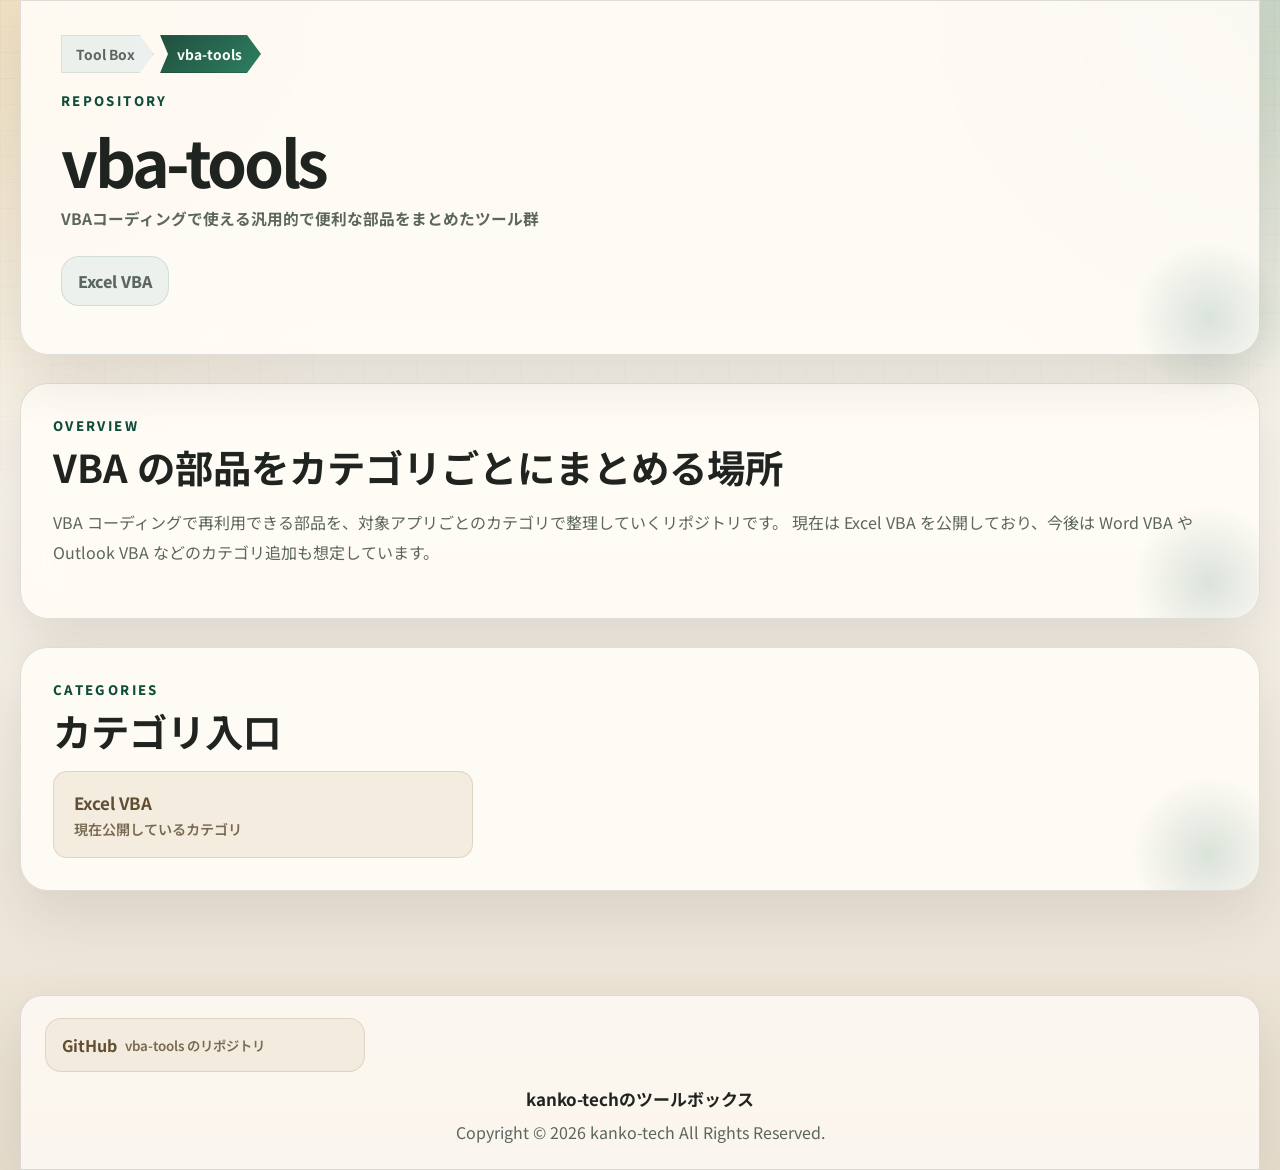
<file: docs/index.html>
﻿<!DOCTYPE html>
<html lang="ja">
<head>
  <meta charset="utf-8">
  <meta name="viewport" content="width=device-width, initial-scale=1">
  <title>vba-tools | Tool Box</title>
  <link rel="preconnect" href="https://fonts.googleapis.com">
  <link rel="preconnect" href="https://fonts.gstatic.com" crossorigin>
  <link href="https://fonts.googleapis.com/css2?family=Noto+Sans+JP:wght@400;500;700;800&family=Roboto+Mono:wght@400;500&display=swap" rel="stylesheet">
  <link rel="stylesheet" href="styles.css">
  <script src="page.js" defer></script>
</head>
<body>
  <div class="page-shell">
    <header class="hero">
      <div class="position-strip" aria-label="Page position">
        <span class="position-chip">Tool Box</span>
        <span class="position-chip current">vba-tools</span>
      </div>
      <div class="hero-meta">
        <p class="eyebrow">REPOSITORY</p>
        <h1>vba-tools</h1>
        <p class="hero-subline">VBAコーディングで使える汎用的で便利な部品をまとめたツール群</p>
      </div>
      <nav class="global-nav" aria-label="Global site navigation">
        <ul class="global-nav-list">
          <li class="global-nav-item">
            <a class="global-nav-link" href="excelvba.html">Excel VBA</a>
          </li>
        </ul>
      </nav>
    </header>

    <main class="doc-main">
      <section class="panel">
        <div class="section-heading">
          <p class="eyebrow">Overview</p>
          <h2>VBA の部品をカテゴリごとにまとめる場所</h2>
        </div>
        <p class="section-intro">
          VBA コーディングで再利用できる部品を、対象アプリごとのカテゴリで整理していくリポジトリです。
          現在は Excel VBA を公開しており、今後は Word VBA や Outlook VBA などのカテゴリ追加も想定しています。
        </p>
      </section>

      <section class="panel">
        <div class="section-heading">
          <p class="eyebrow">Categories</p>
          <h2>カテゴリ入口</h2>
        </div>
        <div class="directory-stack category-stack">
          <a href="excelvba.html">Excel VBA<small>現在公開しているカテゴリ</small></a>
        </div>
      </section>
    </main>

  </div>
  <footer class="site-footer">
    <div class="footer-link-block">
      <div class="inline-link-list">
        <a href="https://github.com/kanko-tech/vba-tools" target="_blank" rel="noreferrer">GitHub<small>vba-tools のリポジトリ</small></a>
      </div>
    </div>
    <p class="footer-title"><strong>kanko-techのツールボックス</strong></p>
    <p>Copyright &copy; 2026 kanko-tech All Rights Reserved.</p>
  </footer>
</body>
</html>
</file>
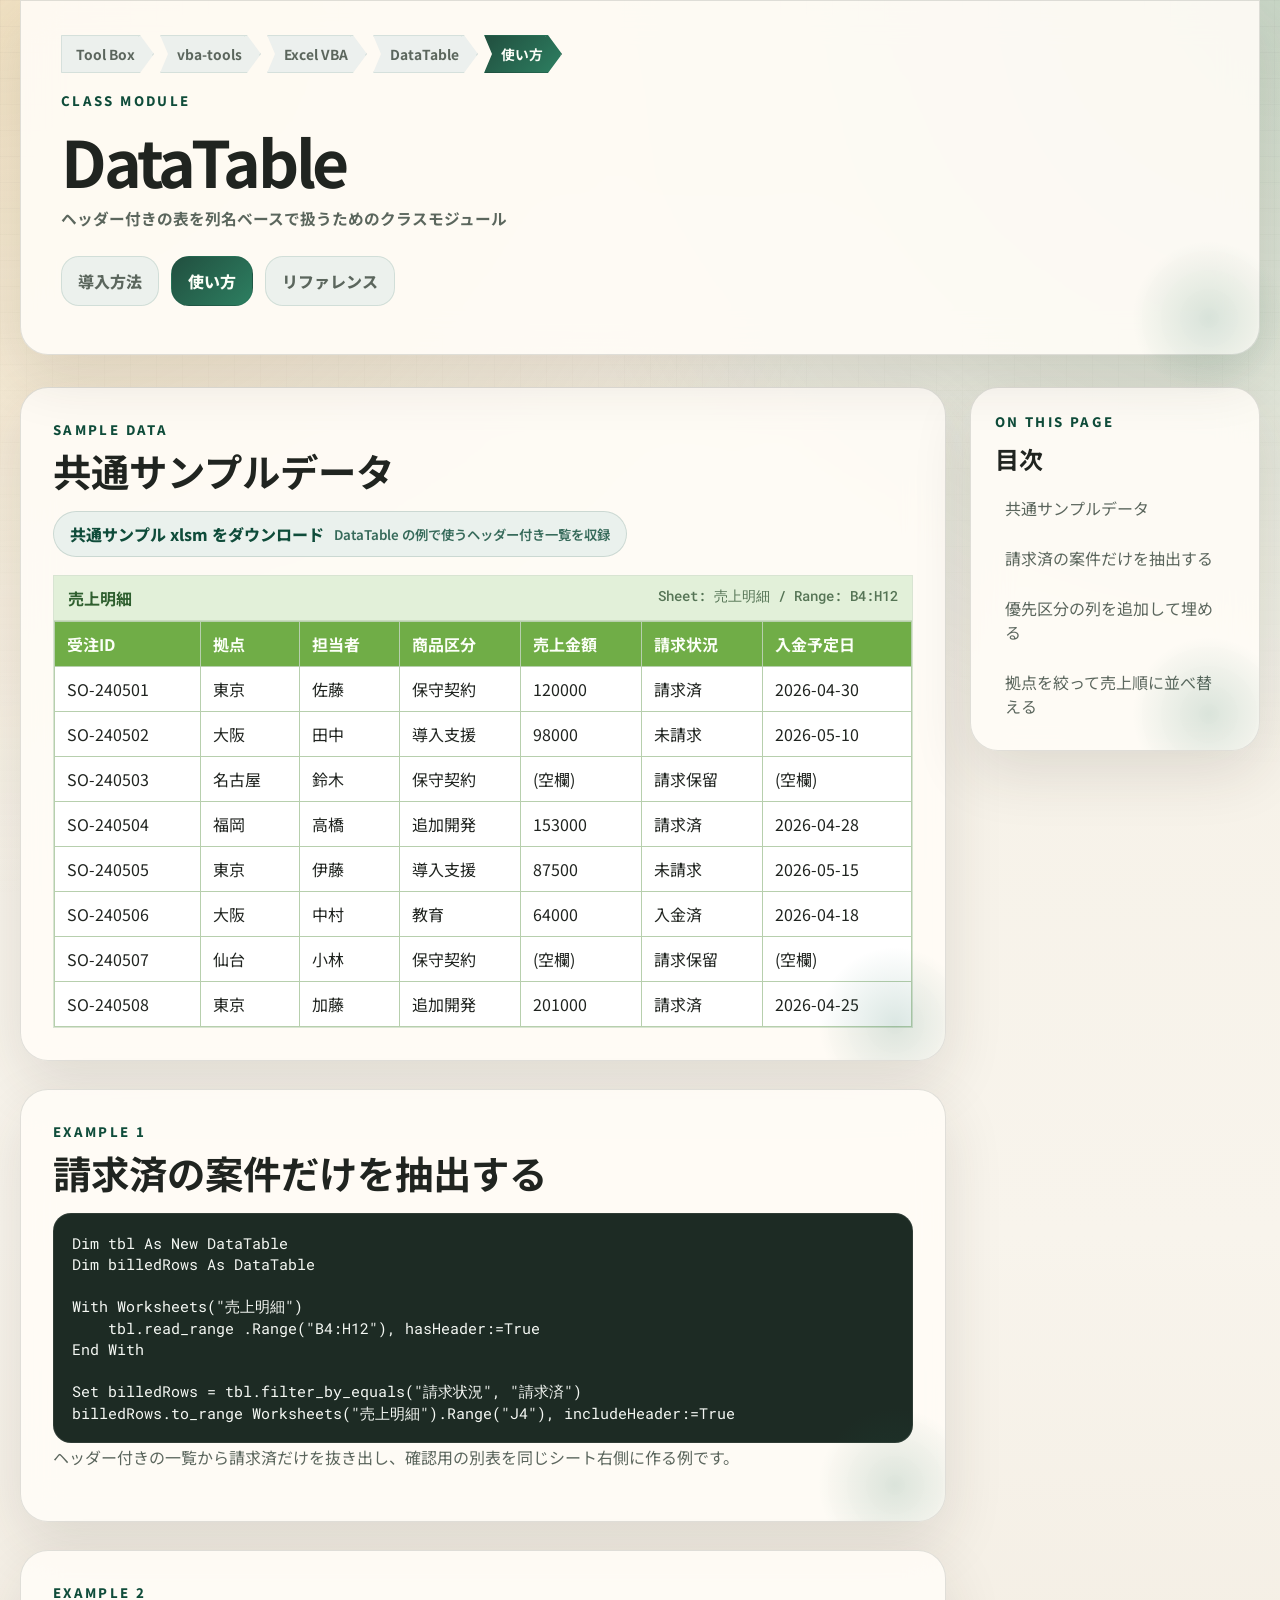
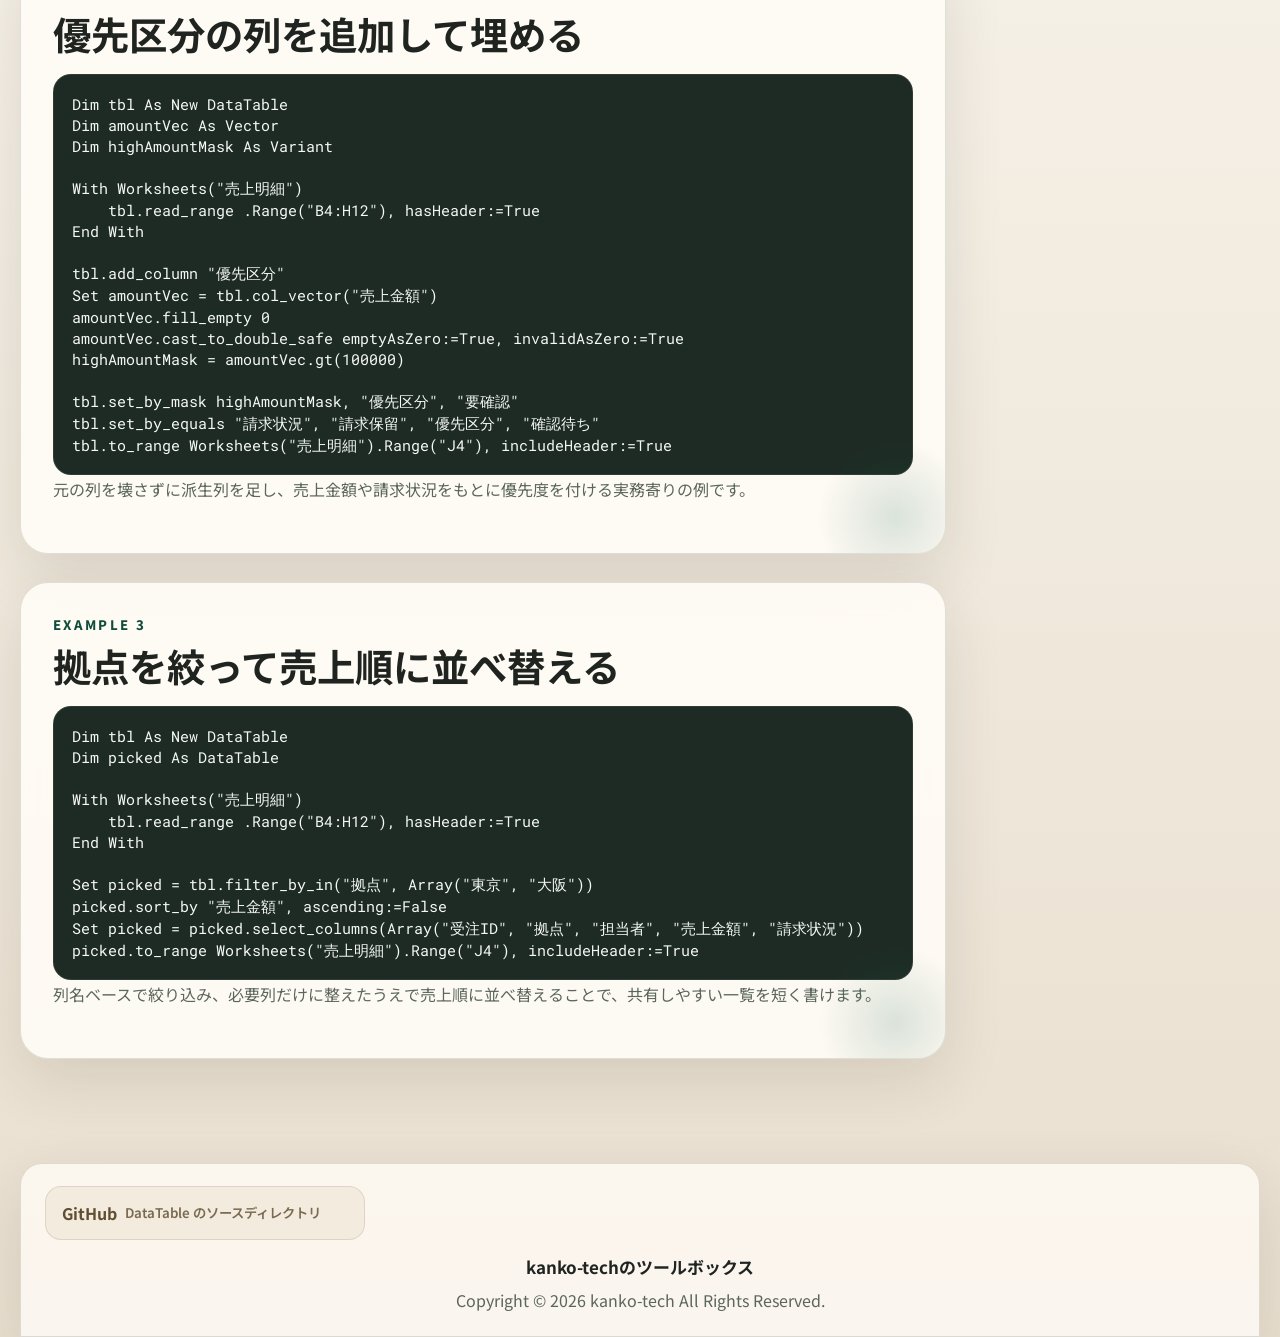
<file: docs/datatable-examples.html>
﻿<!DOCTYPE html>
<html lang="ja">
<head>
  <meta charset="utf-8">
  <meta name="viewport" content="width=device-width, initial-scale=1">
  <title>DataTable 使い方 | vba-tools</title>
  <link rel="preconnect" href="https://fonts.googleapis.com">
  <link rel="preconnect" href="https://fonts.gstatic.com" crossorigin>
  <link href="https://fonts.googleapis.com/css2?family=Noto+Sans+JP:wght@400;500;700;800&family=Roboto+Mono:wght@400;500&display=swap" rel="stylesheet">
  <link rel="stylesheet" href="styles.css">
  <script src="page.js" defer></script>
</head>
<body>
  <div class="page-shell docs-layout">
    <header class="hero detail-hero">
      <div class="position-strip" aria-label="Page position">
        <span class="position-chip">Tool Box</span>
        <a class="position-chip" href="index.html">vba-tools</a>
        <a class="position-chip" href="excelvba.html">Excel VBA</a>
        <a class="position-chip" href="datatable.html">DataTable</a>
        <span class="position-chip current">使い方</span>
      </div>
      <div class="hero-meta">
        <p class="eyebrow">CLASS MODULE</p>
        <h1>DataTable</h1>
        <p class="hero-subline">ヘッダー付きの表を列名ベースで扱うためのクラスモジュール</p>
      </div>
      <nav class="global-nav" aria-label="DataTable child pages">
        <ul class="global-nav-list">
          <li class="global-nav-item">
            <a class="global-nav-link" href="datatable-setup.html">導入方法</a>
          </li>
          <li class="global-nav-item">
            <a class="global-nav-link current" href="datatable-examples.html">使い方</a>
          </li>
          <li class="global-nav-item">
            <a class="global-nav-link" href="datatable-reference.html">リファレンス</a>
          </li>
        </ul>
      </nav>

      <button class="toc-toggle" type="button" data-toc-toggle aria-expanded="false">目次を開く</button>
    </header>

    <div class="docs-columns">
      <main class="doc-main" id="doc-content">
        <section class="panel" id="sample-data">
          <div class="section-heading">
            <p class="eyebrow">Sample Data</p>
            <h2>共通サンプルデータ</h2>
          </div>
          <div class="download-inline">
            <a href="downloads/excelvba-sample-data.xlsm" download>共通サンプル xlsm をダウンロード<small>DataTable の例で使うヘッダー付き一覧を収録</small></a>
          </div>
          <div class="excel-preview">
            <div class="excel-preview-head">
              <strong>売上明細</strong>
              <span>Sheet: 売上明細 / Range: B4:H12</span>
            </div>
            <div class="table-wrap excel-table-wrap">
              <table class="sample-table excel-table">
                <thead>
                  <tr>
                    <th>受注ID</th>
                    <th>拠点</th>
                    <th>担当者</th>
                    <th>商品区分</th>
                    <th>売上金額</th>
                    <th>請求状況</th>
                    <th>入金予定日</th>
                  </tr>
                </thead>
                <tbody>
                  <tr><td>SO-240501</td><td>東京</td><td>佐藤</td><td>保守契約</td><td>120000</td><td>請求済</td><td>2026-04-30</td></tr>
                  <tr><td>SO-240502</td><td>大阪</td><td>田中</td><td>導入支援</td><td>98000</td><td>未請求</td><td>2026-05-10</td></tr>
                  <tr><td>SO-240503</td><td>名古屋</td><td>鈴木</td><td>保守契約</td><td>(空欄)</td><td>請求保留</td><td>(空欄)</td></tr>
                  <tr><td>SO-240504</td><td>福岡</td><td>高橋</td><td>追加開発</td><td>153000</td><td>請求済</td><td>2026-04-28</td></tr>
                  <tr><td>SO-240505</td><td>東京</td><td>伊藤</td><td>導入支援</td><td>87500</td><td>未請求</td><td>2026-05-15</td></tr>
                  <tr><td>SO-240506</td><td>大阪</td><td>中村</td><td>教育</td><td>64000</td><td>入金済</td><td>2026-04-18</td></tr>
                  <tr><td>SO-240507</td><td>仙台</td><td>小林</td><td>保守契約</td><td>(空欄)</td><td>請求保留</td><td>(空欄)</td></tr>
                  <tr><td>SO-240508</td><td>東京</td><td>加藤</td><td>追加開発</td><td>201000</td><td>請求済</td><td>2026-04-25</td></tr>
                </tbody>
              </table>
            </div>
          </div>
        </section>

        <section class="panel" id="example-filter">
          <div class="section-heading">
            <p class="eyebrow">Example 1</p>
            <h2>請求済の案件だけを抽出する</h2>
          </div>
          <pre class="code-block"><code>Dim tbl As New DataTable
Dim billedRows As DataTable

With Worksheets("売上明細")
    tbl.read_range .Range("B4:H12"), hasHeader:=True
End With

Set billedRows = tbl.filter_by_equals("請求状況", "請求済")
billedRows.to_range Worksheets("売上明細").Range("J4"), includeHeader:=True</code></pre>
          <p class="panel-lead">ヘッダー付きの一覧から請求済だけを抜き出し、確認用の別表を同じシート右側に作る例です。</p>
        </section>

        <section class="panel" id="example-add">
          <div class="section-heading">
            <p class="eyebrow">Example 2</p>
            <h2>優先区分の列を追加して埋める</h2>
          </div>
          <pre class="code-block"><code>Dim tbl As New DataTable
Dim amountVec As Vector
Dim highAmountMask As Variant

With Worksheets("売上明細")
    tbl.read_range .Range("B4:H12"), hasHeader:=True
End With

tbl.add_column "優先区分"
Set amountVec = tbl.col_vector("売上金額")
amountVec.fill_empty 0
amountVec.cast_to_double_safe emptyAsZero:=True, invalidAsZero:=True
highAmountMask = amountVec.gt(100000)

tbl.set_by_mask highAmountMask, "優先区分", "要確認"
tbl.set_by_equals "請求状況", "請求保留", "優先区分", "確認待ち"
tbl.to_range Worksheets("売上明細").Range("J4"), includeHeader:=True</code></pre>
          <p class="panel-lead">元の列を壊さずに派生列を足し、売上金額や請求状況をもとに優先度を付ける実務寄りの例です。</p>
        </section>

        <section class="panel" id="example-update">
          <div class="section-heading">
            <p class="eyebrow">Example 3</p>
            <h2>拠点を絞って売上順に並べ替える</h2>
          </div>
          <pre class="code-block"><code>Dim tbl As New DataTable
Dim picked As DataTable

With Worksheets("売上明細")
    tbl.read_range .Range("B4:H12"), hasHeader:=True
End With

Set picked = tbl.filter_by_in("拠点", Array("東京", "大阪"))
picked.sort_by "売上金額", ascending:=False
Set picked = picked.select_columns(Array("受注ID", "拠点", "担当者", "売上金額", "請求状況"))
picked.to_range Worksheets("売上明細").Range("J4"), includeHeader:=True</code></pre>
          <p class="panel-lead">列名ベースで絞り込み、必要列だけに整えたうえで売上順に並べ替えることで、共有しやすい一覧を短く書けます。</p>
        </section>
      </main>

      <aside class="doc-sidebar">
        <div class="sidebar-card">
          <p class="eyebrow">On This Page</p>
          <h2>目次</h2>
          <nav data-toc-source="#doc-content"></nav>
          <button class="mobile-toc-close" type="button" data-toc-close>閉じる</button>
        </div>
      </aside>
    </div>
  </div>
  <footer class="site-footer">
    <div class="footer-link-block">
      <div class="inline-link-list">
        <a href="https://github.com/kanko-tech/vba-tools/tree/main/src/ExcelVBA/DataTable" target="_blank" rel="noreferrer">GitHub<small>DataTable のソースディレクトリ</small></a>
      </div>
    </div>
    <p class="footer-title"><strong>kanko-techのツールボックス</strong></p>
    <p>Copyright &copy; 2026 kanko-tech All Rights Reserved.</p>
  </footer>
</body>
</html>
</file>
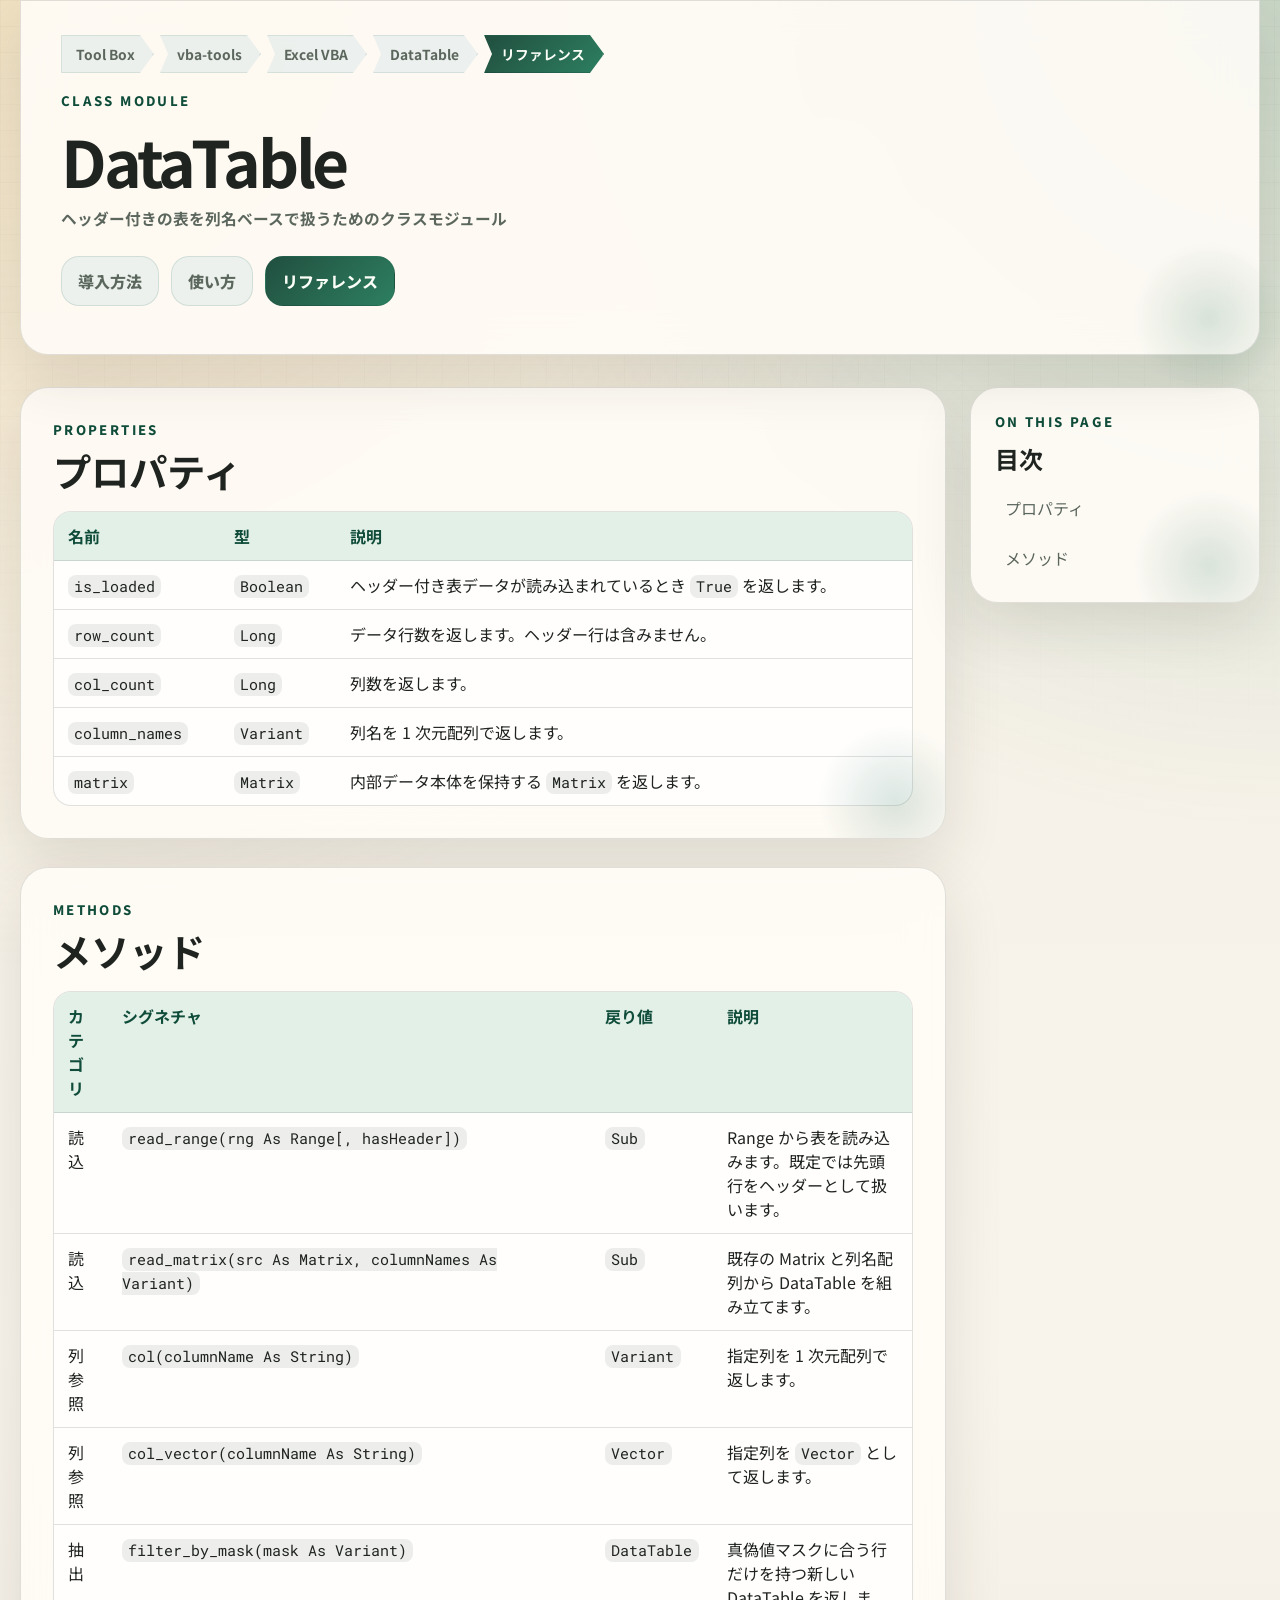
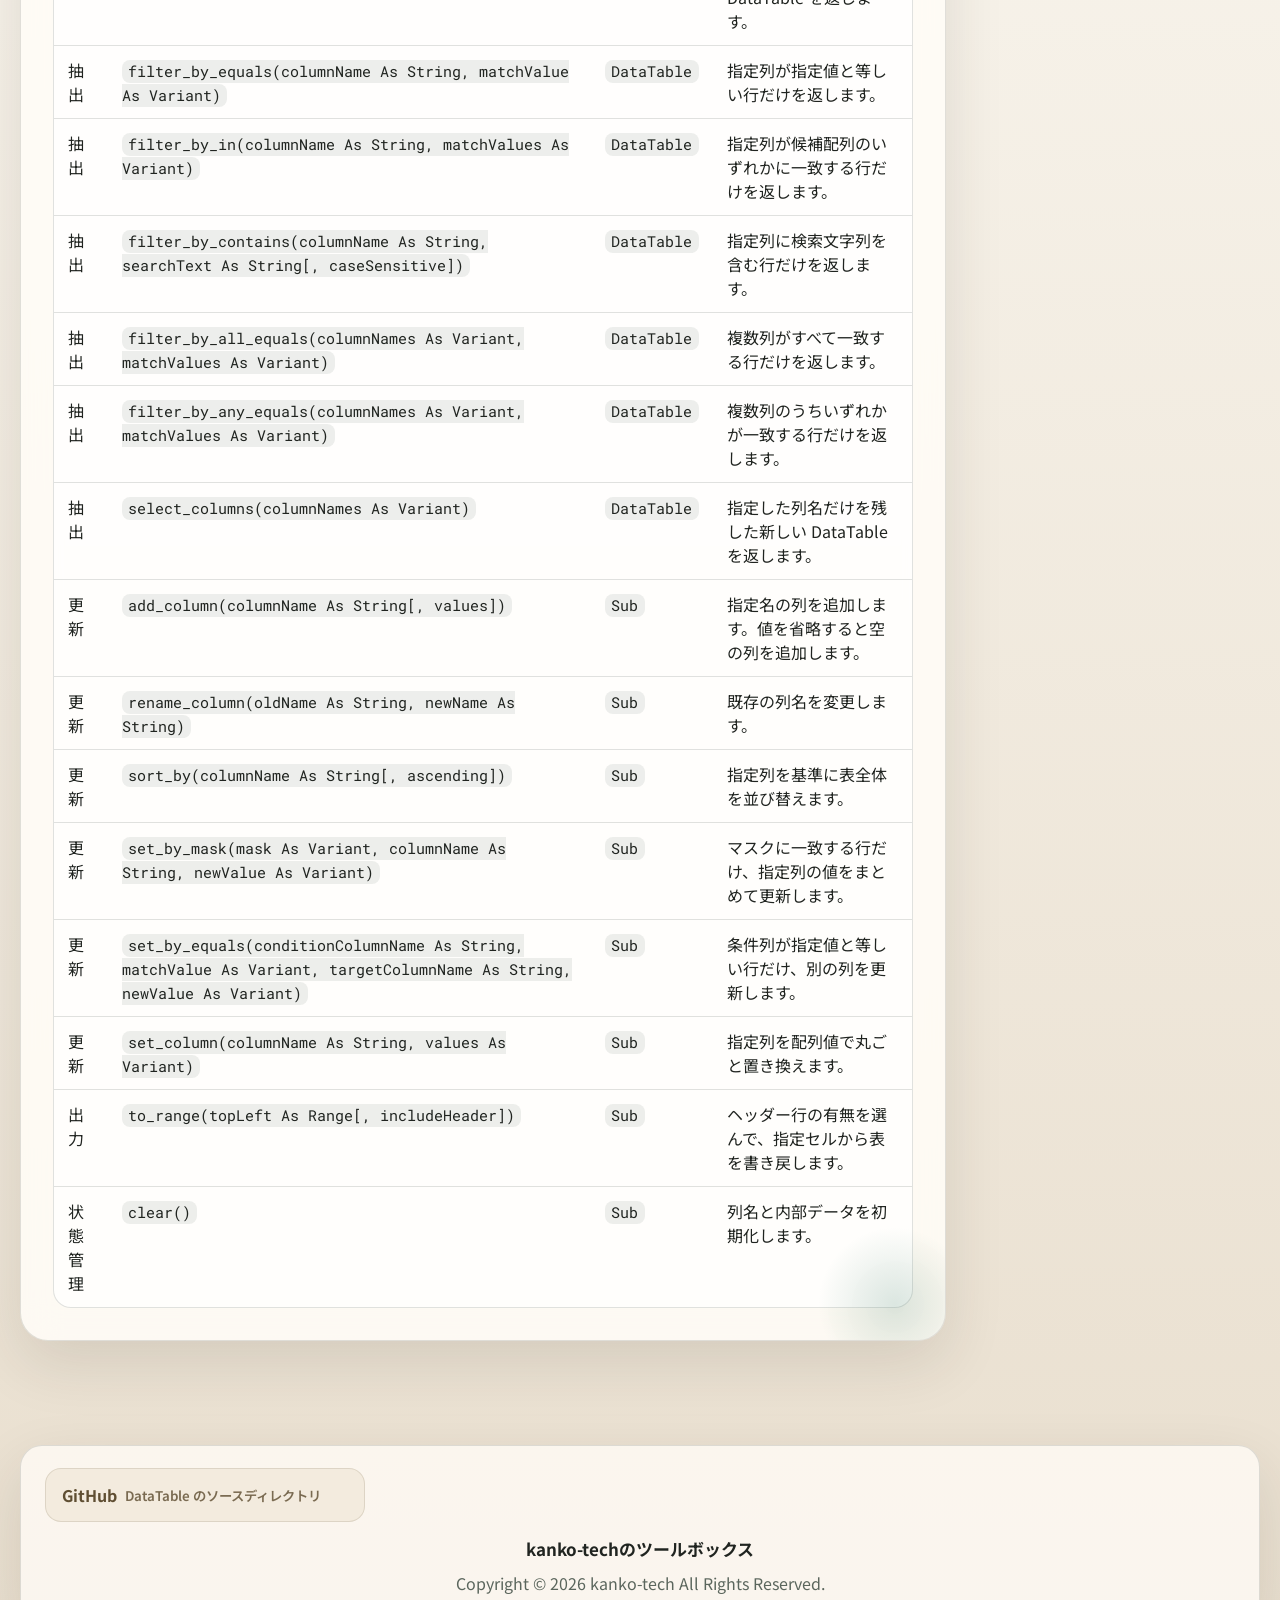
<file: docs/datatable-reference.html>
﻿<!DOCTYPE html>
<html lang="ja">
<head>
  <meta charset="utf-8">
  <meta name="viewport" content="width=device-width, initial-scale=1">
  <title>DataTable リファレンス | vba-tools</title>
  <link rel="preconnect" href="https://fonts.googleapis.com">
  <link rel="preconnect" href="https://fonts.gstatic.com" crossorigin>
  <link href="https://fonts.googleapis.com/css2?family=Noto+Sans+JP:wght@400;500;700;800&family=Roboto+Mono:wght@400;500&display=swap" rel="stylesheet">
  <link rel="stylesheet" href="styles.css">
  <script src="page.js" defer></script>
</head>
<body>
  <div class="page-shell docs-layout">
    <header class="hero detail-hero">
      <div class="position-strip" aria-label="Page position">
        <span class="position-chip">Tool Box</span>
        <a class="position-chip" href="index.html">vba-tools</a>
        <a class="position-chip" href="excelvba.html">Excel VBA</a>
        <a class="position-chip" href="datatable.html">DataTable</a>
        <span class="position-chip current">リファレンス</span>
      </div>
      <div class="hero-meta">
        <p class="eyebrow">CLASS MODULE</p>
        <h1>DataTable</h1>
        <p class="hero-subline">ヘッダー付きの表を列名ベースで扱うためのクラスモジュール</p>
      </div>
      <nav class="global-nav" aria-label="DataTable child pages">
        <ul class="global-nav-list">
          <li class="global-nav-item">
            <a class="global-nav-link" href="datatable-setup.html">導入方法</a>
          </li>
          <li class="global-nav-item">
            <a class="global-nav-link" href="datatable-examples.html">使い方</a>
          </li>
          <li class="global-nav-item">
            <a class="global-nav-link current" href="datatable-reference.html">リファレンス</a>
          </li>
        </ul>
      </nav>

      <button class="toc-toggle" type="button" data-toc-toggle aria-expanded="false">目次を開く</button>
    </header>

    <div class="docs-columns">
      <main class="doc-main" id="doc-content">
        <section class="panel" id="properties">
          <div class="section-heading">
            <p class="eyebrow">Properties</p>
            <h2>プロパティ</h2>
          </div>
          <div class="table-wrap">
            <table>
              <thead>
                <tr>
                  <th>名前</th>
                  <th>型</th>
                  <th>説明</th>
                </tr>
              </thead>
              <tbody>
                <tr>
                  <td><code>is_loaded</code></td>
                  <td><code>Boolean</code></td>
                  <td>ヘッダー付き表データが読み込まれているとき <code>True</code> を返します。</td>
                </tr>
                <tr>
                  <td><code>row_count</code></td>
                  <td><code>Long</code></td>
                  <td>データ行数を返します。ヘッダー行は含みません。</td>
                </tr>
                <tr>
                  <td><code>col_count</code></td>
                  <td><code>Long</code></td>
                  <td>列数を返します。</td>
                </tr>
                <tr>
                  <td><code>column_names</code></td>
                  <td><code>Variant</code></td>
                  <td>列名を 1 次元配列で返します。</td>
                </tr>
                <tr>
                  <td><code>matrix</code></td>
                  <td><code>Matrix</code></td>
                  <td>内部データ本体を保持する <code>Matrix</code> を返します。</td>
                </tr>
              </tbody>
            </table>
          </div>
        </section>

        <section class="panel" id="methods">
          <div class="section-heading">
            <p class="eyebrow">Methods</p>
            <h2>メソッド</h2>
          </div>
          <div class="table-wrap">
            <table>
              <thead>
                <tr>
                  <th>カテゴリ</th>
                  <th>シグネチャ</th>
                  <th>戻り値</th>
                  <th>説明</th>
                </tr>
              </thead>
              <tbody>
                <tr>
                  <td>読込</td>
                  <td><code>read_range(rng As Range[, hasHeader])</code></td>
                  <td><code>Sub</code></td>
                  <td>Range から表を読み込みます。既定では先頭行をヘッダーとして扱います。</td>
                </tr>
                <tr>
                  <td>読込</td>
                  <td><code>read_matrix(src As Matrix, columnNames As Variant)</code></td>
                  <td><code>Sub</code></td>
                  <td>既存の Matrix と列名配列から DataTable を組み立てます。</td>
                </tr>
                <tr>
                  <td>列参照</td>
                  <td><code>col(columnName As String)</code></td>
                  <td><code>Variant</code></td>
                  <td>指定列を 1 次元配列で返します。</td>
                </tr>
                <tr>
                  <td>列参照</td>
                  <td><code>col_vector(columnName As String)</code></td>
                  <td><code>Vector</code></td>
                  <td>指定列を <code>Vector</code> として返します。</td>
                </tr>
                <tr>
                  <td>抽出</td>
                  <td><code>filter_by_mask(mask As Variant)</code></td>
                  <td><code>DataTable</code></td>
                  <td>真偽値マスクに合う行だけを持つ新しい DataTable を返します。</td>
                </tr>
                <tr>
                  <td>抽出</td>
                  <td><code>filter_by_equals(columnName As String, matchValue As Variant)</code></td>
                  <td><code>DataTable</code></td>
                  <td>指定列が指定値と等しい行だけを返します。</td>
                </tr>
                <tr>
                  <td>抽出</td>
                  <td><code>filter_by_in(columnName As String, matchValues As Variant)</code></td>
                  <td><code>DataTable</code></td>
                  <td>指定列が候補配列のいずれかに一致する行だけを返します。</td>
                </tr>
                <tr>
                  <td>抽出</td>
                  <td><code>filter_by_contains(columnName As String, searchText As String[, caseSensitive])</code></td>
                  <td><code>DataTable</code></td>
                  <td>指定列に検索文字列を含む行だけを返します。</td>
                </tr>
                <tr>
                  <td>抽出</td>
                  <td><code>filter_by_all_equals(columnNames As Variant, matchValues As Variant)</code></td>
                  <td><code>DataTable</code></td>
                  <td>複数列がすべて一致する行だけを返します。</td>
                </tr>
                <tr>
                  <td>抽出</td>
                  <td><code>filter_by_any_equals(columnNames As Variant, matchValues As Variant)</code></td>
                  <td><code>DataTable</code></td>
                  <td>複数列のうちいずれかが一致する行だけを返します。</td>
                </tr>
                <tr>
                  <td>抽出</td>
                  <td><code>select_columns(columnNames As Variant)</code></td>
                  <td><code>DataTable</code></td>
                  <td>指定した列名だけを残した新しい DataTable を返します。</td>
                </tr>
                <tr>
                  <td>更新</td>
                  <td><code>add_column(columnName As String[, values])</code></td>
                  <td><code>Sub</code></td>
                  <td>指定名の列を追加します。値を省略すると空の列を追加します。</td>
                </tr>
                <tr>
                  <td>更新</td>
                  <td><code>rename_column(oldName As String, newName As String)</code></td>
                  <td><code>Sub</code></td>
                  <td>既存の列名を変更します。</td>
                </tr>
                <tr>
                  <td>更新</td>
                  <td><code>sort_by(columnName As String[, ascending])</code></td>
                  <td><code>Sub</code></td>
                  <td>指定列を基準に表全体を並び替えます。</td>
                </tr>
                <tr>
                  <td>更新</td>
                  <td><code>set_by_mask(mask As Variant, columnName As String, newValue As Variant)</code></td>
                  <td><code>Sub</code></td>
                  <td>マスクに一致する行だけ、指定列の値をまとめて更新します。</td>
                </tr>
                <tr>
                  <td>更新</td>
                  <td><code>set_by_equals(conditionColumnName As String, matchValue As Variant, targetColumnName As String, newValue As Variant)</code></td>
                  <td><code>Sub</code></td>
                  <td>条件列が指定値と等しい行だけ、別の列を更新します。</td>
                </tr>
                <tr>
                  <td>更新</td>
                  <td><code>set_column(columnName As String, values As Variant)</code></td>
                  <td><code>Sub</code></td>
                  <td>指定列を配列値で丸ごと置き換えます。</td>
                </tr>
                <tr>
                  <td>出力</td>
                  <td><code>to_range(topLeft As Range[, includeHeader])</code></td>
                  <td><code>Sub</code></td>
                  <td>ヘッダー行の有無を選んで、指定セルから表を書き戻します。</td>
                </tr>
                <tr>
                  <td>状態管理</td>
                  <td><code>clear()</code></td>
                  <td><code>Sub</code></td>
                  <td>列名と内部データを初期化します。</td>
                </tr>
              </tbody>
            </table>
          </div>
        </section>
      </main>

      <aside class="doc-sidebar">
        <div class="sidebar-card">
          <p class="eyebrow">On This Page</p>
          <h2>目次</h2>
          <nav data-toc-source="#doc-content"></nav>
          <button class="mobile-toc-close" type="button" data-toc-close>閉じる</button>
        </div>
      </aside>
    </div>
  </div>
  <footer class="site-footer">
    <div class="footer-link-block">
      <div class="inline-link-list">
        <a href="https://github.com/kanko-tech/vba-tools/tree/main/src/ExcelVBA/DataTable" target="_blank" rel="noreferrer">GitHub<small>DataTable のソースディレクトリ</small></a>
      </div>
    </div>
    <p class="footer-title"><strong>kanko-techのツールボックス</strong></p>
    <p>Copyright &copy; 2026 kanko-tech All Rights Reserved.</p>
  </footer>
</body>
</html>
</file>
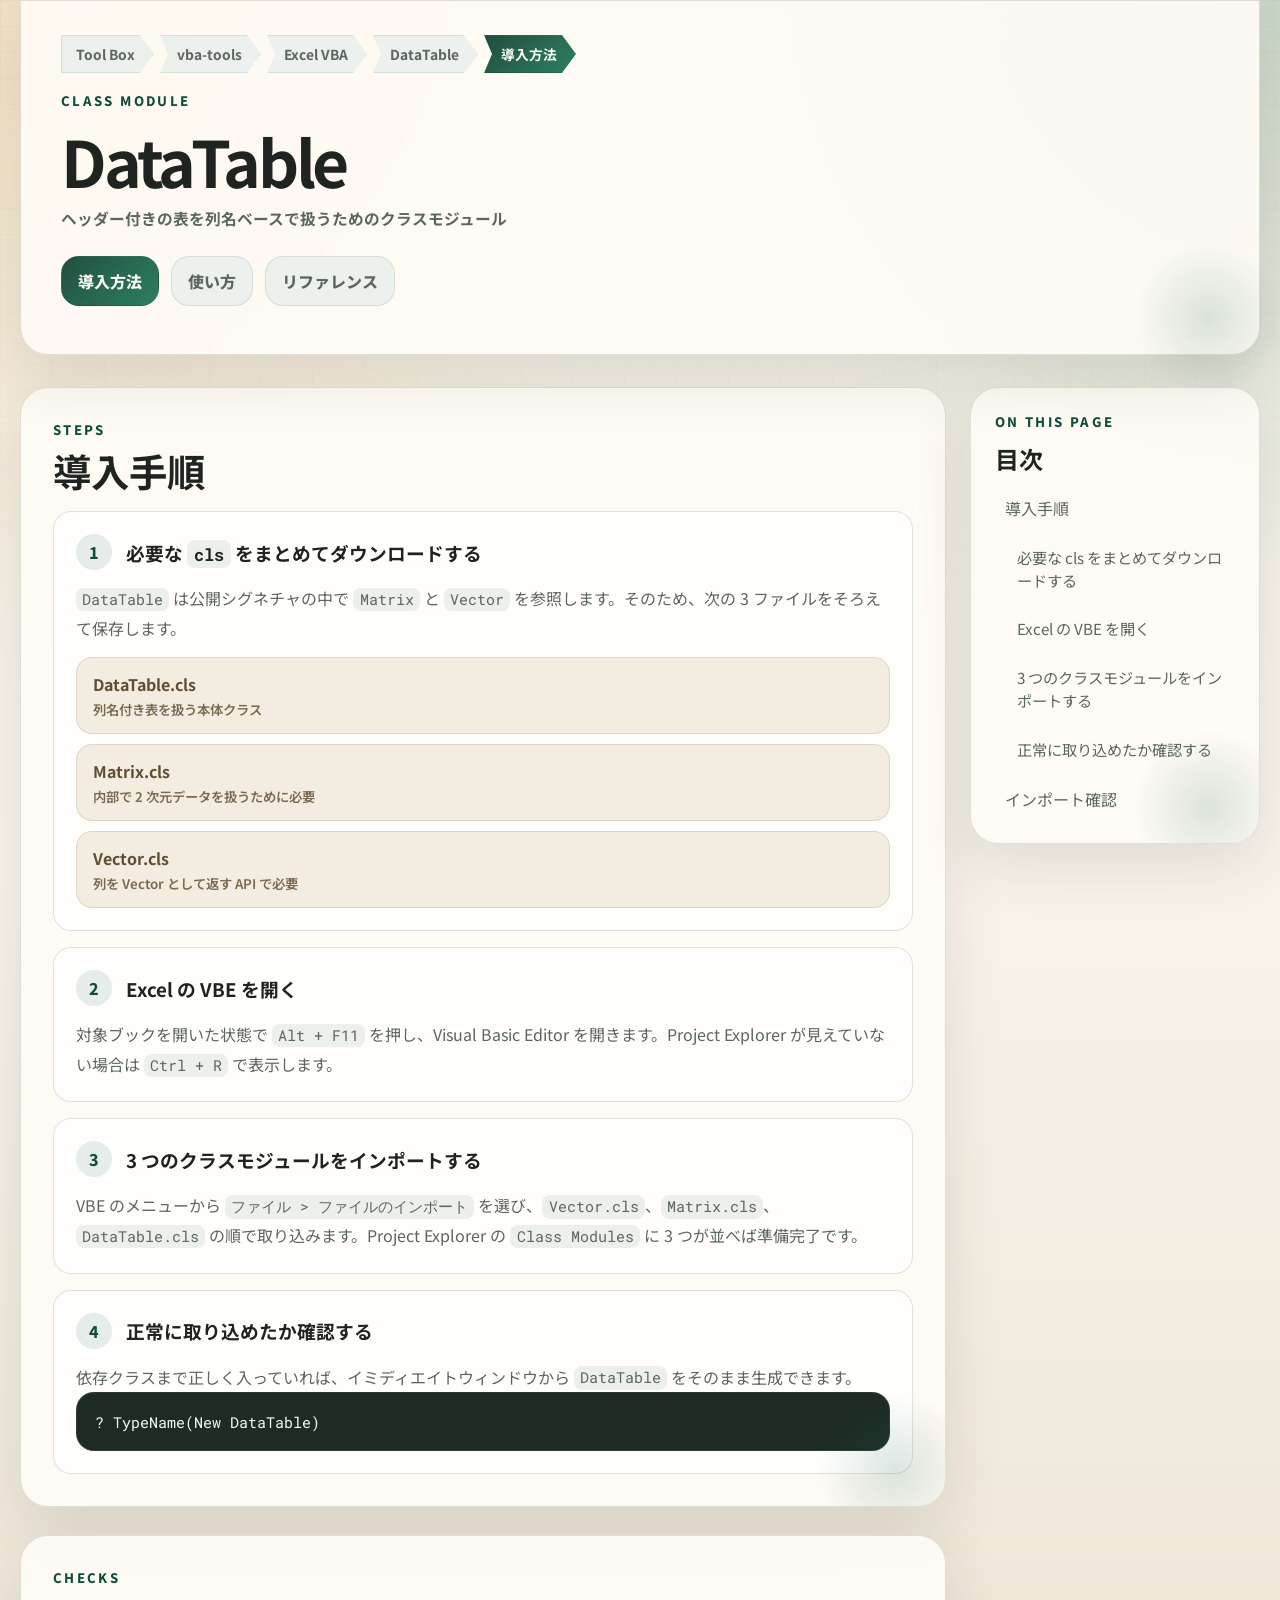
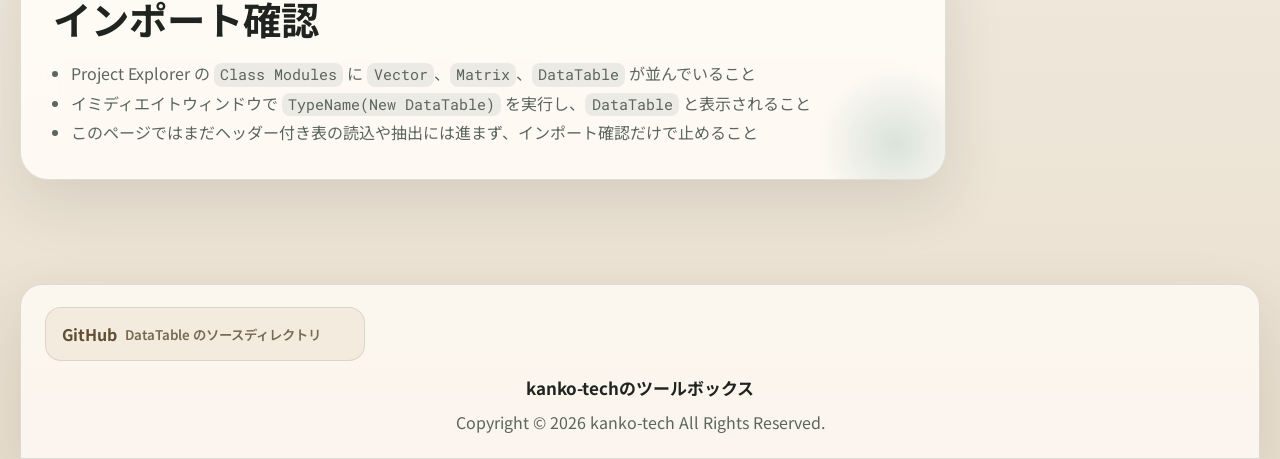
<file: docs/datatable-setup.html>
﻿<!DOCTYPE html>
<html lang="ja">
<head>
  <meta charset="utf-8">
  <meta name="viewport" content="width=device-width, initial-scale=1">
  <title>DataTable 導入方法 | vba-tools</title>
  <link rel="preconnect" href="https://fonts.googleapis.com">
  <link rel="preconnect" href="https://fonts.gstatic.com" crossorigin>
  <link href="https://fonts.googleapis.com/css2?family=Noto+Sans+JP:wght@400;500;700;800&family=Roboto+Mono:wght@400;500&display=swap" rel="stylesheet">
  <link rel="stylesheet" href="styles.css">
  <script src="page.js" defer></script>
</head>
<body>
  <div class="page-shell docs-layout">
    <header class="hero detail-hero">
      <div class="position-strip" aria-label="Page position">
        <span class="position-chip">Tool Box</span>
        <a class="position-chip" href="index.html">vba-tools</a>
        <a class="position-chip" href="excelvba.html">Excel VBA</a>
        <a class="position-chip" href="datatable.html">DataTable</a>
        <span class="position-chip current">導入方法</span>
      </div>
      <div class="hero-meta">
        <p class="eyebrow">CLASS MODULE</p>
        <h1>DataTable</h1>
        <p class="hero-subline">ヘッダー付きの表を列名ベースで扱うためのクラスモジュール</p>
      </div>
      <nav class="global-nav" aria-label="DataTable child pages">
        <ul class="global-nav-list">
          <li class="global-nav-item">
            <a class="global-nav-link current" href="datatable-setup.html">導入方法</a>
          </li>
          <li class="global-nav-item">
            <a class="global-nav-link" href="datatable-examples.html">使い方</a>
          </li>
          <li class="global-nav-item">
            <a class="global-nav-link" href="datatable-reference.html">リファレンス</a>
          </li>
        </ul>
      </nav>

      <button class="toc-toggle" type="button" data-toc-toggle aria-expanded="false">目次を開く</button>
    </header>

    <div class="docs-columns">
      <main class="doc-main" id="doc-content">
        <section class="panel" id="steps">
          <div class="section-heading">
            <p class="eyebrow">Steps</p>
            <h2>導入手順</h2>
          </div>
          <div class="step-stack">
            <article class="step-item">
              <div class="step-item-head">
                <span class="step-number">1</span>
                <h3>必要な <code>cls</code> をまとめてダウンロードする</h3>
              </div>
              <p><code>DataTable</code> は公開シグネチャの中で <code>Matrix</code> と <code>Vector</code> を参照します。そのため、次の 3 ファイルをそろえて保存します。</p>
              <div class="inline-link-list">
                <a href="https://raw.githubusercontent.com/kanko-tech/vba-tools/main/src/ExcelVBA/DataTable/DataTable.cls" target="_blank" rel="noreferrer">DataTable.cls<small>列名付き表を扱う本体クラス</small></a>
                <a href="https://raw.githubusercontent.com/kanko-tech/vba-tools/main/src/ExcelVBA/Matrix/Matrix.cls" target="_blank" rel="noreferrer">Matrix.cls<small>内部で 2 次元データを扱うために必要</small></a>
                <a href="https://raw.githubusercontent.com/kanko-tech/vba-tools/main/src/ExcelVBA/Vector/Vector.cls" target="_blank" rel="noreferrer">Vector.cls<small>列を Vector として返す API で必要</small></a>
              </div>
            </article>
            <article class="step-item">
              <div class="step-item-head">
                <span class="step-number">2</span>
                <h3>Excel の VBE を開く</h3>
              </div>
              <p>対象ブックを開いた状態で <code>Alt + F11</code> を押し、Visual Basic Editor を開きます。Project Explorer が見えていない場合は <code>Ctrl + R</code> で表示します。</p>
            </article>
            <article class="step-item">
              <div class="step-item-head">
                <span class="step-number">3</span>
                <h3>3 つのクラスモジュールをインポートする</h3>
              </div>
              <p>VBE のメニューから <code>ファイル &gt; ファイルのインポート</code> を選び、<code>Vector.cls</code>、<code>Matrix.cls</code>、<code>DataTable.cls</code> の順で取り込みます。Project Explorer の <code>Class Modules</code> に 3 つが並べば準備完了です。</p>
            </article>
            <article class="step-item">
              <div class="step-item-head">
                <span class="step-number">4</span>
                <h3>正常に取り込めたか確認する</h3>
              </div>
              <p>依存クラスまで正しく入っていれば、イミディエイトウィンドウから <code>DataTable</code> をそのまま生成できます。</p>
              <pre class="code-block"><code>? TypeName(New DataTable)</code></pre>
            </article>
          </div>
        </section>

        <section class="panel" id="checks">
          <div class="section-heading">
            <p class="eyebrow">Checks</p>
            <h2>インポート確認</h2>
          </div>
          <ul class="checklist">
            <li>Project Explorer の <code>Class Modules</code> に <code>Vector</code>、<code>Matrix</code>、<code>DataTable</code> が並んでいること</li>
            <li>イミディエイトウィンドウで <code>TypeName(New DataTable)</code> を実行し、<code>DataTable</code> と表示されること</li>
            <li>このページではまだヘッダー付き表の読込や抽出には進まず、インポート確認だけで止めること</li>
          </ul>
        </section>
      </main>

      <aside class="doc-sidebar">
        <div class="sidebar-card">
          <p class="eyebrow">On This Page</p>
          <h2>目次</h2>
          <nav data-toc-source="#doc-content"></nav>
          <button class="mobile-toc-close" type="button" data-toc-close>閉じる</button>
        </div>
      </aside>
    </div>
  </div>
  <footer class="site-footer">
    <div class="footer-link-block">
      <div class="inline-link-list">
        <a href="https://github.com/kanko-tech/vba-tools/tree/main/src/ExcelVBA/DataTable" target="_blank" rel="noreferrer">GitHub<small>DataTable のソースディレクトリ</small></a>
      </div>
    </div>
    <p class="footer-title"><strong>kanko-techのツールボックス</strong></p>
    <p>Copyright &copy; 2026 kanko-tech All Rights Reserved.</p>
  </footer>
</body>
</html>
</file>
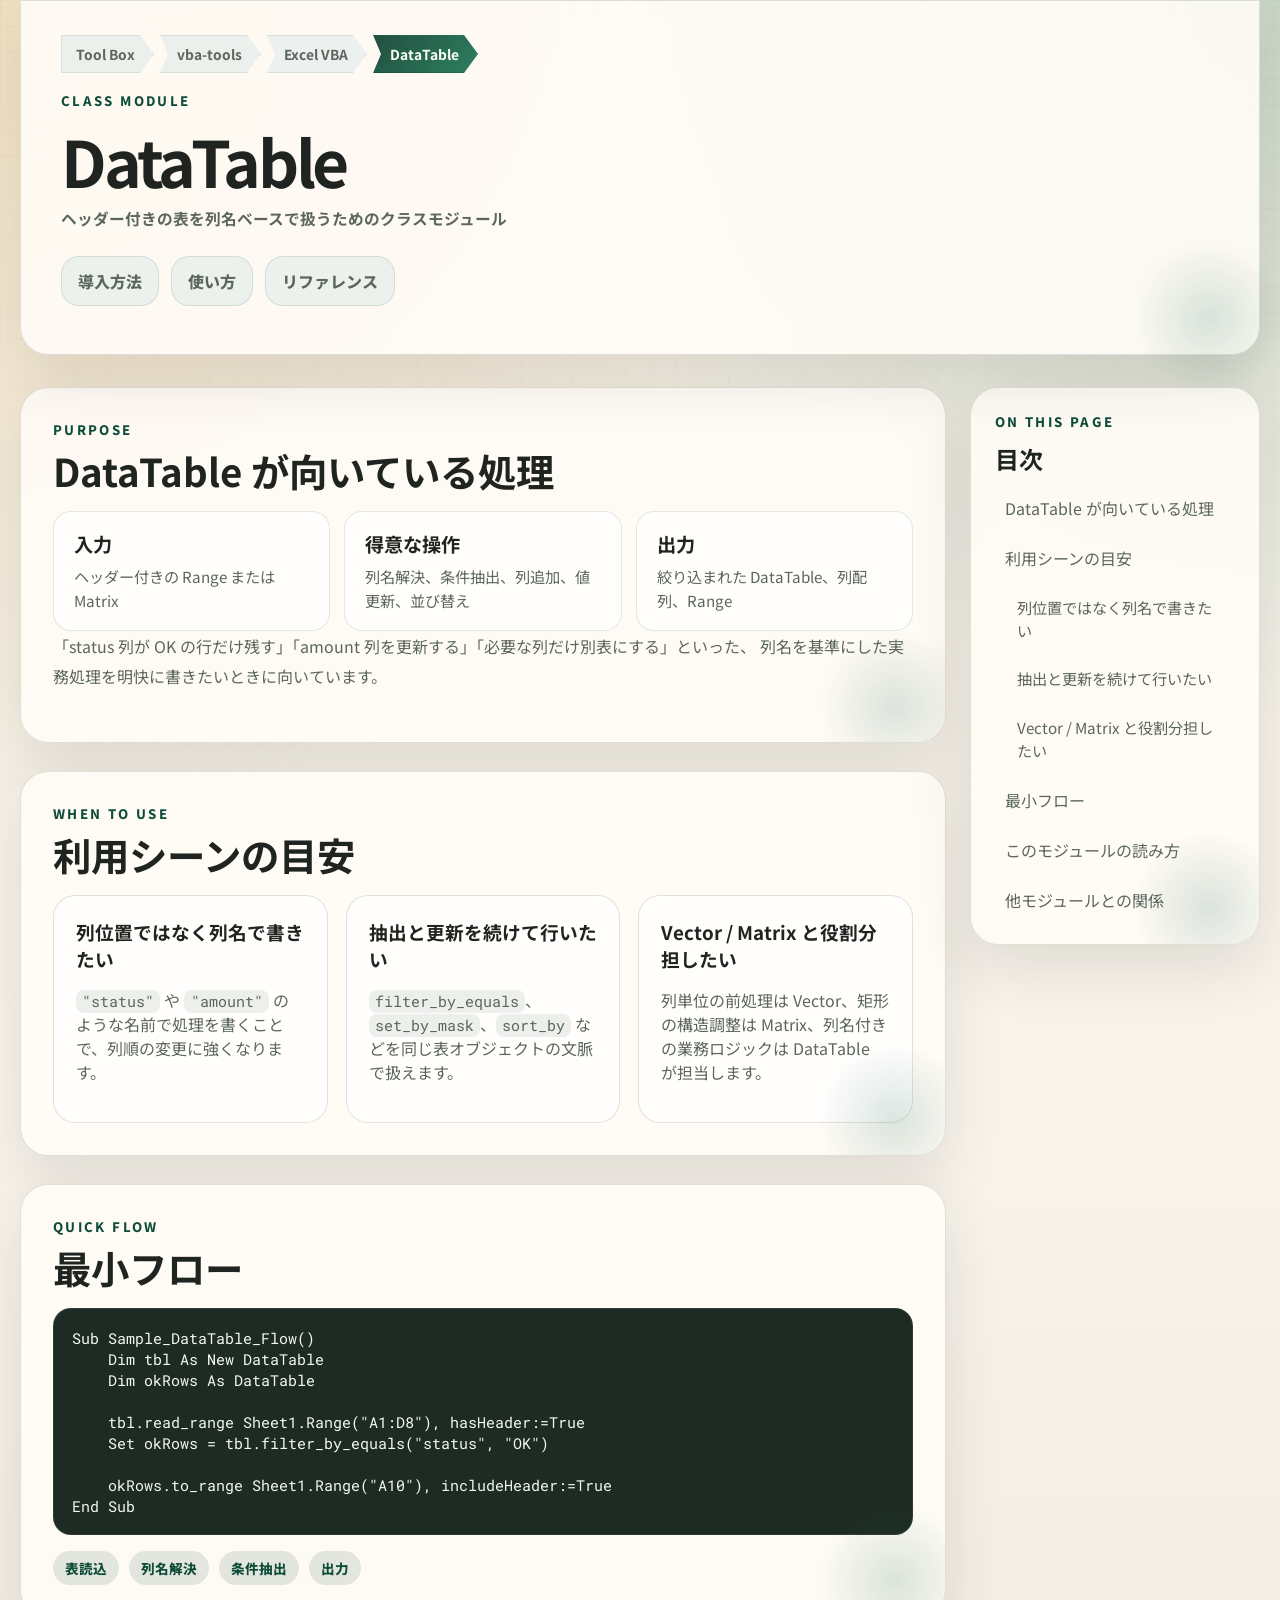
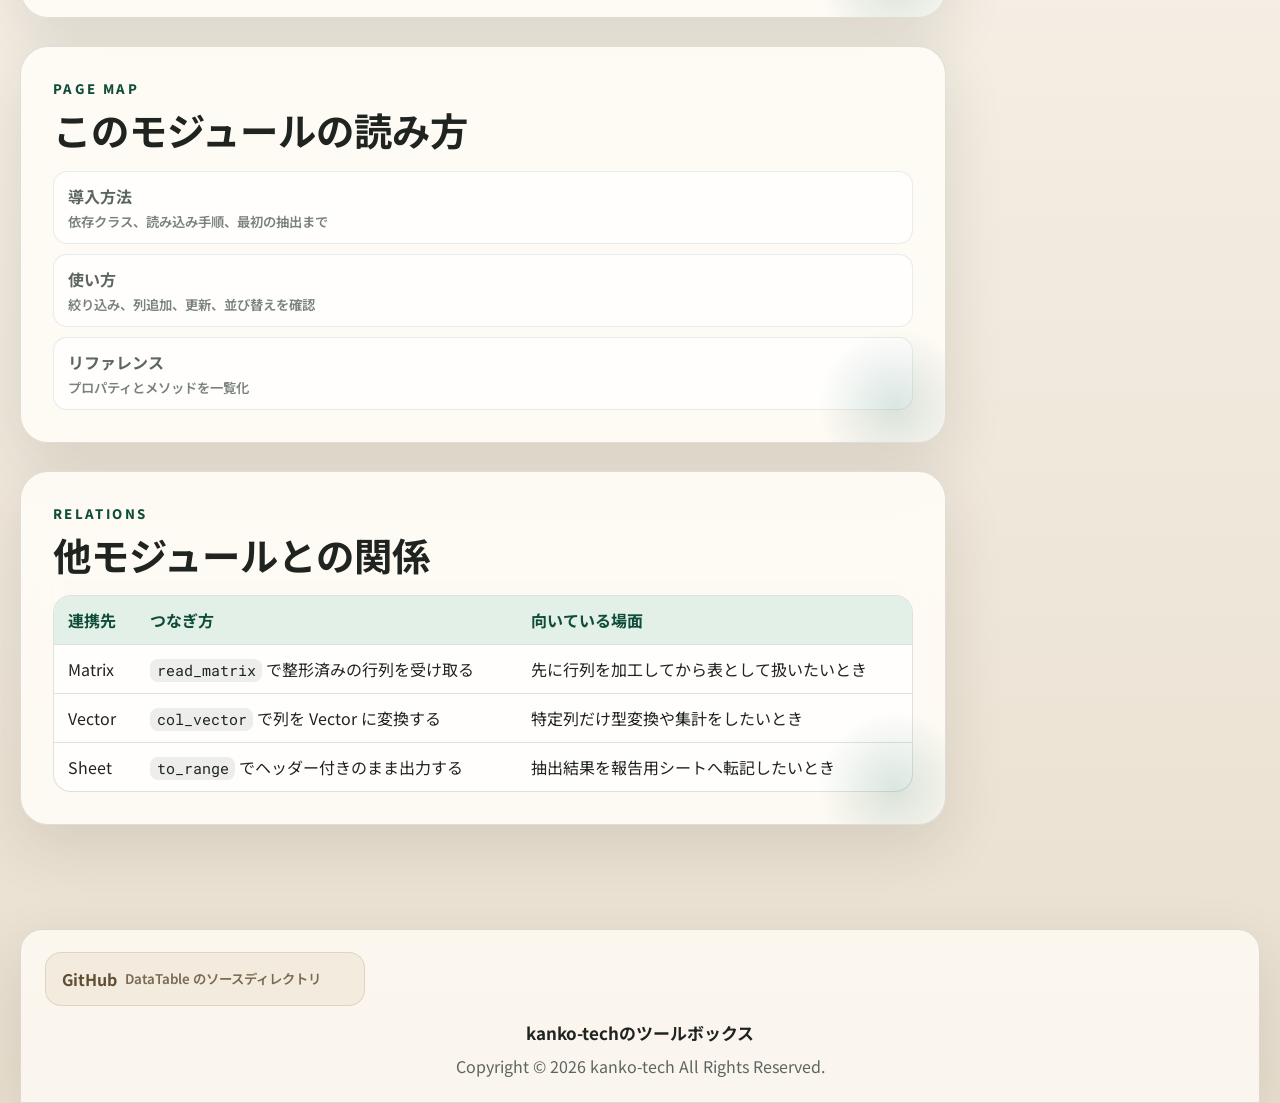
<file: docs/datatable.html>
﻿<!DOCTYPE html>
<html lang="ja">
<head>
  <meta charset="utf-8">
  <meta name="viewport" content="width=device-width, initial-scale=1">
  <title>DataTable | vba-tools</title>
  <link rel="preconnect" href="https://fonts.googleapis.com">
  <link rel="preconnect" href="https://fonts.gstatic.com" crossorigin>
  <link href="https://fonts.googleapis.com/css2?family=Noto+Sans+JP:wght@400;500;700;800&family=Roboto+Mono:wght@400;500&display=swap" rel="stylesheet">
  <link rel="stylesheet" href="styles.css">
  <script src="page.js" defer></script>
</head>
<body>
  <div class="page-shell docs-layout">
    <header class="hero detail-hero">
      <div class="position-strip" aria-label="Page position">
        <span class="position-chip">Tool Box</span>
        <a class="position-chip" href="index.html">vba-tools</a>
        <a class="position-chip" href="excelvba.html">Excel VBA</a>
        <a class="position-chip current" href="datatable.html">DataTable</a>
      </div>
      <div class="hero-meta">
        <p class="eyebrow">CLASS MODULE</p>
        <h1>DataTable</h1>
        <p class="hero-subline">ヘッダー付きの表を列名ベースで扱うためのクラスモジュール</p>
      </div>
      <nav class="global-nav" aria-label="DataTable child pages">
        <ul class="global-nav-list">
          <li class="global-nav-item">
            <a class="global-nav-link" href="datatable-setup.html">導入方法</a>
          </li>
          <li class="global-nav-item">
            <a class="global-nav-link" href="datatable-examples.html">使い方</a>
          </li>
          <li class="global-nav-item">
            <a class="global-nav-link" href="datatable-reference.html">リファレンス</a>
          </li>
        </ul>
      </nav>

      <button class="toc-toggle" type="button" data-toc-toggle aria-expanded="false">目次を開く</button>
    </header>

    <div class="docs-columns">
      <main class="doc-main" id="doc-content">
        <section class="panel" id="purpose">
          <div class="section-heading">
            <p class="eyebrow">Purpose</p>
            <h2>DataTable が向いている処理</h2>
          </div>
          <div class="metric-strip">
            <div class="metric-card">
              <strong>入力</strong>
              <span>ヘッダー付きの Range または Matrix</span>
            </div>
            <div class="metric-card">
              <strong>得意な操作</strong>
              <span>列名解決、条件抽出、列追加、値更新、並び替え</span>
            </div>
            <div class="metric-card">
              <strong>出力</strong>
              <span>絞り込まれた DataTable、列配列、Range</span>
            </div>
          </div>
          <p class="section-intro">
            「status 列が OK の行だけ残す」「amount 列を更新する」「必要な列だけ別表にする」といった、
            列名を基準にした実務処理を明快に書きたいときに向いています。
          </p>
        </section>

        <section class="panel" id="fit">
          <div class="section-heading">
            <p class="eyebrow">When to Use</p>
            <h2>利用シーンの目安</h2>
          </div>
          <div class="note-grid">
            <article class="note-card">
              <h3>列位置ではなく列名で書きたい</h3>
              <p><code>"status"</code> や <code>"amount"</code> のような名前で処理を書くことで、列順の変更に強くなります。</p>
            </article>
            <article class="note-card">
              <h3>抽出と更新を続けて行いたい</h3>
              <p><code>filter_by_equals</code>、<code>set_by_mask</code>、<code>sort_by</code> などを同じ表オブジェクトの文脈で扱えます。</p>
            </article>
            <article class="note-card">
              <h3>Vector / Matrix と役割分担したい</h3>
              <p>列単位の前処理は Vector、矩形の構造調整は Matrix、列名付きの業務ロジックは DataTable が担当します。</p>
            </article>
          </div>
        </section>

        <section class="panel" id="quick-flow">
          <div class="section-heading">
            <p class="eyebrow">Quick Flow</p>
            <h2>最小フロー</h2>
          </div>
          <pre class="code-block"><code>Sub Sample_DataTable_Flow()
    Dim tbl As New DataTable
    Dim okRows As DataTable

    tbl.read_range Sheet1.Range("A1:D8"), hasHeader:=True
    Set okRows = tbl.filter_by_equals("status", "OK")

    okRows.to_range Sheet1.Range("A10"), includeHeader:=True
End Sub</code></pre>
          <div class="status-line">
            <span class="status-pill">表読込</span>
            <span class="status-pill">列名解決</span>
            <span class="status-pill">条件抽出</span>
            <span class="status-pill">出力</span>
          </div>
        </section>

        <section class="panel" id="page-map">
          <div class="section-heading">
            <p class="eyebrow">Page Map</p>
            <h2>このモジュールの読み方</h2>
          </div>
          <div class="directory-stack">
            <a href="datatable-setup.html">導入方法<small>依存クラス、読み込み手順、最初の抽出まで</small></a>
            <a href="datatable-examples.html">使い方<small>絞り込み、列追加、更新、並び替えを確認</small></a>
            <a href="datatable-reference.html">リファレンス<small>プロパティとメソッドを一覧化</small></a>
          </div>
        </section>

        <section class="panel" id="relations">
          <div class="section-heading">
            <p class="eyebrow">Relations</p>
            <h2>他モジュールとの関係</h2>
          </div>
          <div class="table-wrap">
            <table>
              <thead>
                <tr>
                  <th>連携先</th>
                  <th>つなぎ方</th>
                  <th>向いている場面</th>
                </tr>
              </thead>
              <tbody>
                <tr>
                  <td>Matrix</td>
                  <td><code>read_matrix</code> で整形済みの行列を受け取る</td>
                  <td>先に行列を加工してから表として扱いたいとき</td>
                </tr>
                <tr>
                  <td>Vector</td>
                  <td><code>col_vector</code> で列を Vector に変換する</td>
                  <td>特定列だけ型変換や集計をしたいとき</td>
                </tr>
                <tr>
                  <td>Sheet</td>
                  <td><code>to_range</code> でヘッダー付きのまま出力する</td>
                  <td>抽出結果を報告用シートへ転記したいとき</td>
                </tr>
              </tbody>
            </table>
          </div>
        </section>
      </main>

      <aside class="doc-sidebar">
        <div class="sidebar-card">
          <p class="eyebrow">On This Page</p>
          <h2>目次</h2>
          <nav data-toc-source="#doc-content"></nav>
          <button class="mobile-toc-close" type="button" data-toc-close>閉じる</button>
        </div>
      </aside>
    </div>
  </div>
  <footer class="site-footer">
    <div class="footer-link-block">
      <div class="inline-link-list">
        <a href="https://github.com/kanko-tech/vba-tools/tree/main/src/ExcelVBA/DataTable" target="_blank" rel="noreferrer">GitHub<small>DataTable のソースディレクトリ</small></a>
      </div>
    </div>
    <p class="footer-title"><strong>kanko-techのツールボックス</strong></p>
    <p>Copyright &copy; 2026 kanko-tech All Rights Reserved.</p>
  </footer>
</body>
</html>
</file>
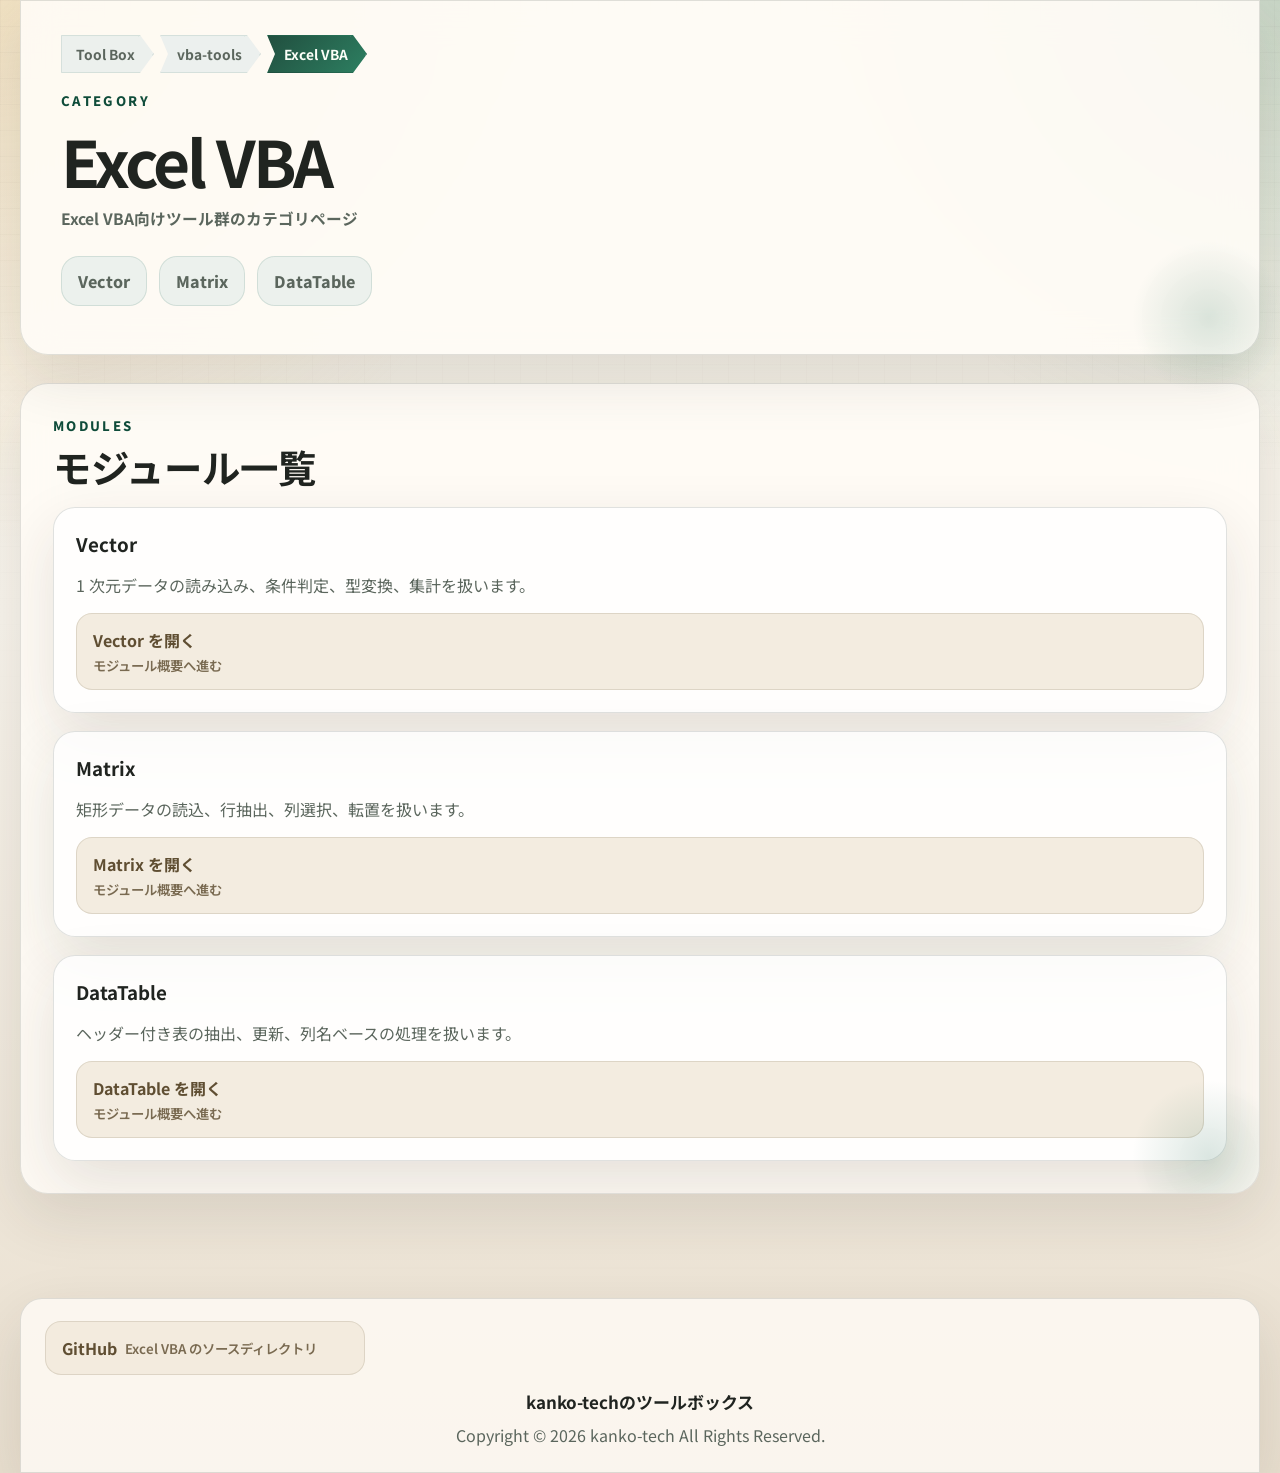
<file: docs/excelvba.html>
﻿<!DOCTYPE html>
<html lang="ja">
<head>
  <meta charset="utf-8">
  <meta name="viewport" content="width=device-width, initial-scale=1">
  <title>Excel VBA | vba-tools</title>
  <link rel="preconnect" href="https://fonts.googleapis.com">
  <link rel="preconnect" href="https://fonts.gstatic.com" crossorigin>
  <link href="https://fonts.googleapis.com/css2?family=Noto+Sans+JP:wght@400;500;700;800&family=Roboto+Mono:wght@400;500&display=swap" rel="stylesheet">
  <link rel="stylesheet" href="styles.css">
  <script src="page.js" defer></script>
</head>
<body>
  <div class="page-shell">
    <header class="hero">
      <div class="position-strip" aria-label="Page position">
        <span class="position-chip">Tool Box</span>
        <a class="position-chip" href="index.html">vba-tools</a>
        <span class="position-chip current">Excel VBA</span>
      </div>
      <div class="hero-meta">
        <p class="eyebrow">CATEGORY</p>
        <h1>Excel VBA</h1>
        <p class="hero-subline">Excel VBA向けツール群のカテゴリページ</p>
      </div>
      <nav class="global-nav" aria-label="Excel VBA child pages">
        <ul class="global-nav-list">
          <li class="global-nav-item">
            <a class="global-nav-link" href="vector.html">Vector</a>
          </li>
          <li class="global-nav-item">
            <a class="global-nav-link" href="matrix.html">Matrix</a>
          </li>
          <li class="global-nav-item">
            <a class="global-nav-link" href="datatable.html">DataTable</a>
          </li>
        </ul>
      </nav>
    </header>

    <main class="doc-main">
      <section class="panel">
        <div class="section-heading">
          <p class="eyebrow">Modules</p>
          <h2>モジュール一覧</h2>
        </div>
        <div class="grid three">
          <article class="module-card">
            <h3>Vector</h3>
            <p>1 次元データの読み込み、条件判定、型変換、集計を扱います。</p>
            <div class="inline-link-list">
              <a href="vector.html">Vector を開く<small>モジュール概要へ進む</small></a>
            </div>
          </article>
          <article class="module-card">
            <h3>Matrix</h3>
            <p>矩形データの読込、行抽出、列選択、転置を扱います。</p>
            <div class="inline-link-list">
              <a href="matrix.html">Matrix を開く<small>モジュール概要へ進む</small></a>
            </div>
          </article>
          <article class="module-card">
            <h3>DataTable</h3>
            <p>ヘッダー付き表の抽出、更新、列名ベースの処理を扱います。</p>
            <div class="inline-link-list">
              <a href="datatable.html">DataTable を開く<small>モジュール概要へ進む</small></a>
            </div>
          </article>
        </div>
      </section>
    </main>
  </div>
  <footer class="site-footer">
    <div class="footer-link-block">
      <div class="inline-link-list">
        <a href="https://github.com/kanko-tech/vba-tools/tree/main/src/ExcelVBA" target="_blank" rel="noreferrer">GitHub<small>Excel VBA のソースディレクトリ</small></a>
      </div>
    </div>
    <p class="footer-title"><strong>kanko-techのツールボックス</strong></p>
    <p>Copyright &copy; 2026 kanko-tech All Rights Reserved.</p>
  </footer>
</body>
</html>
</file>
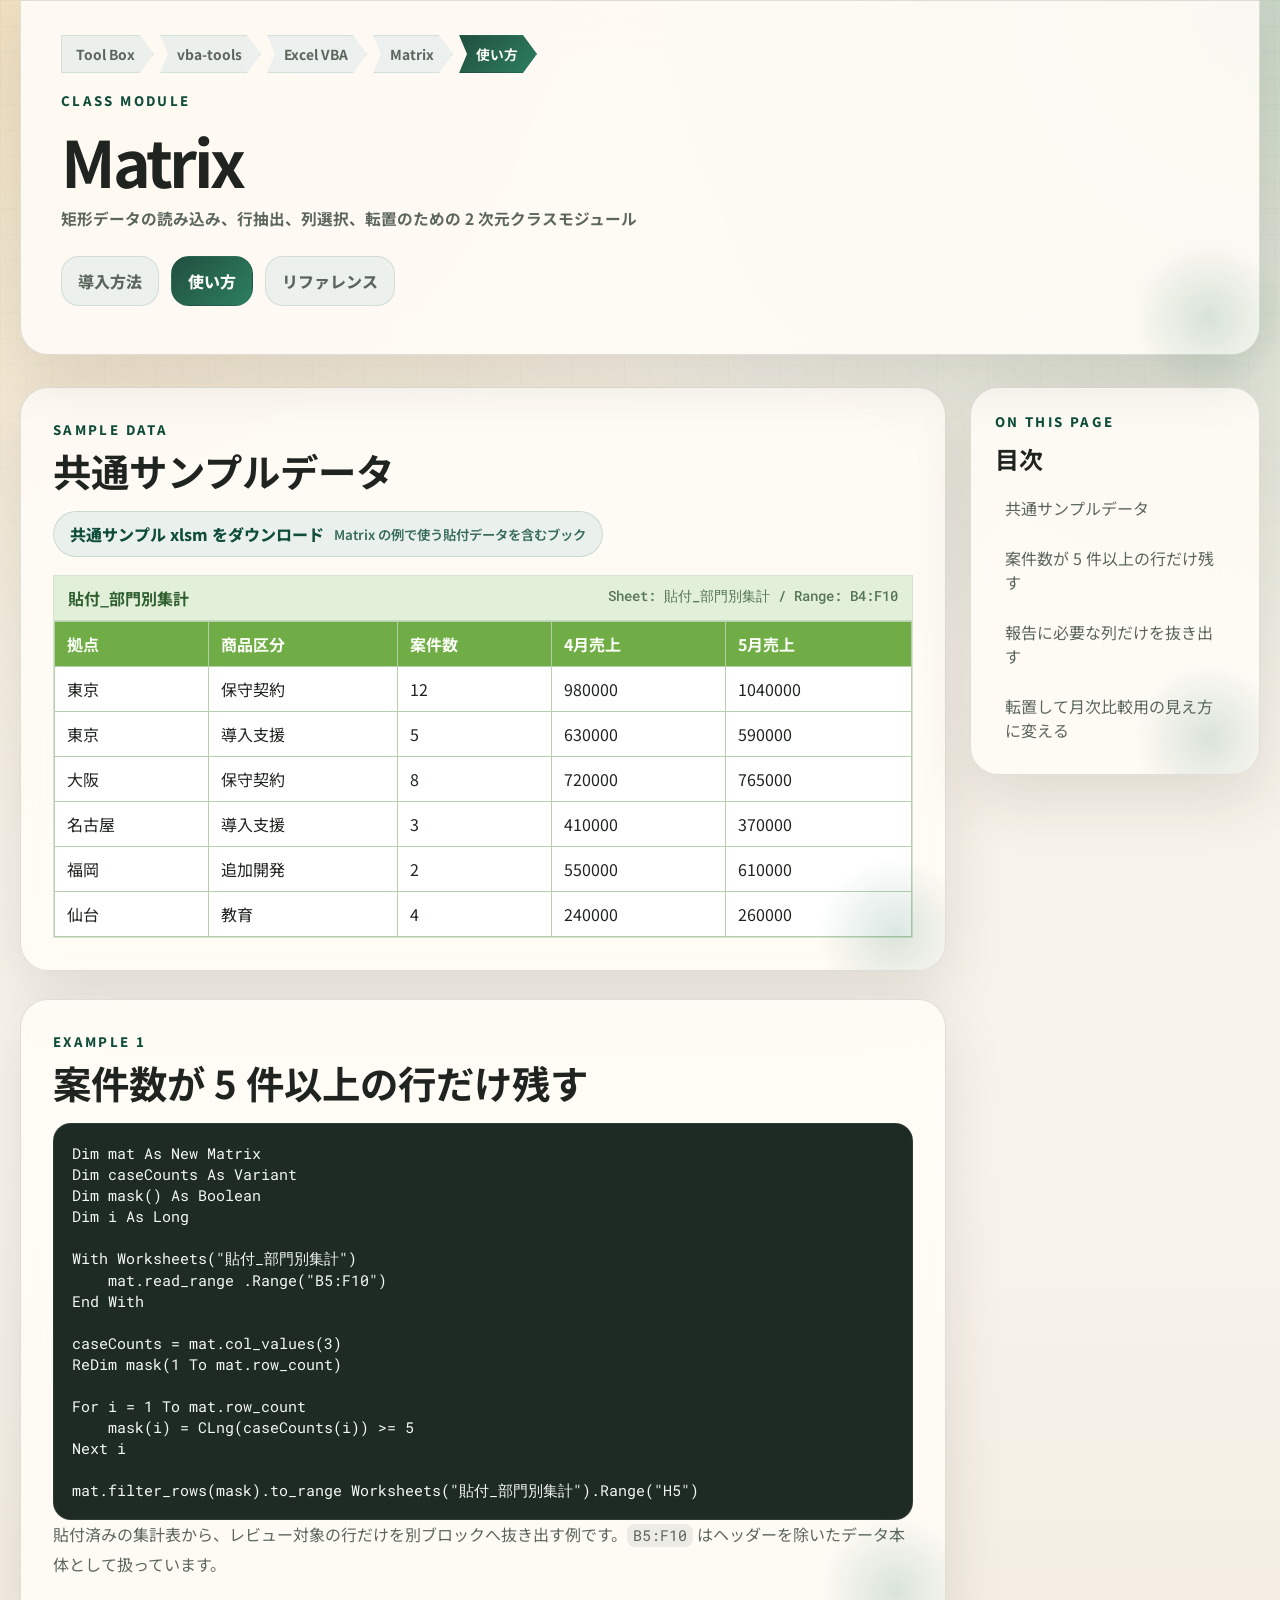
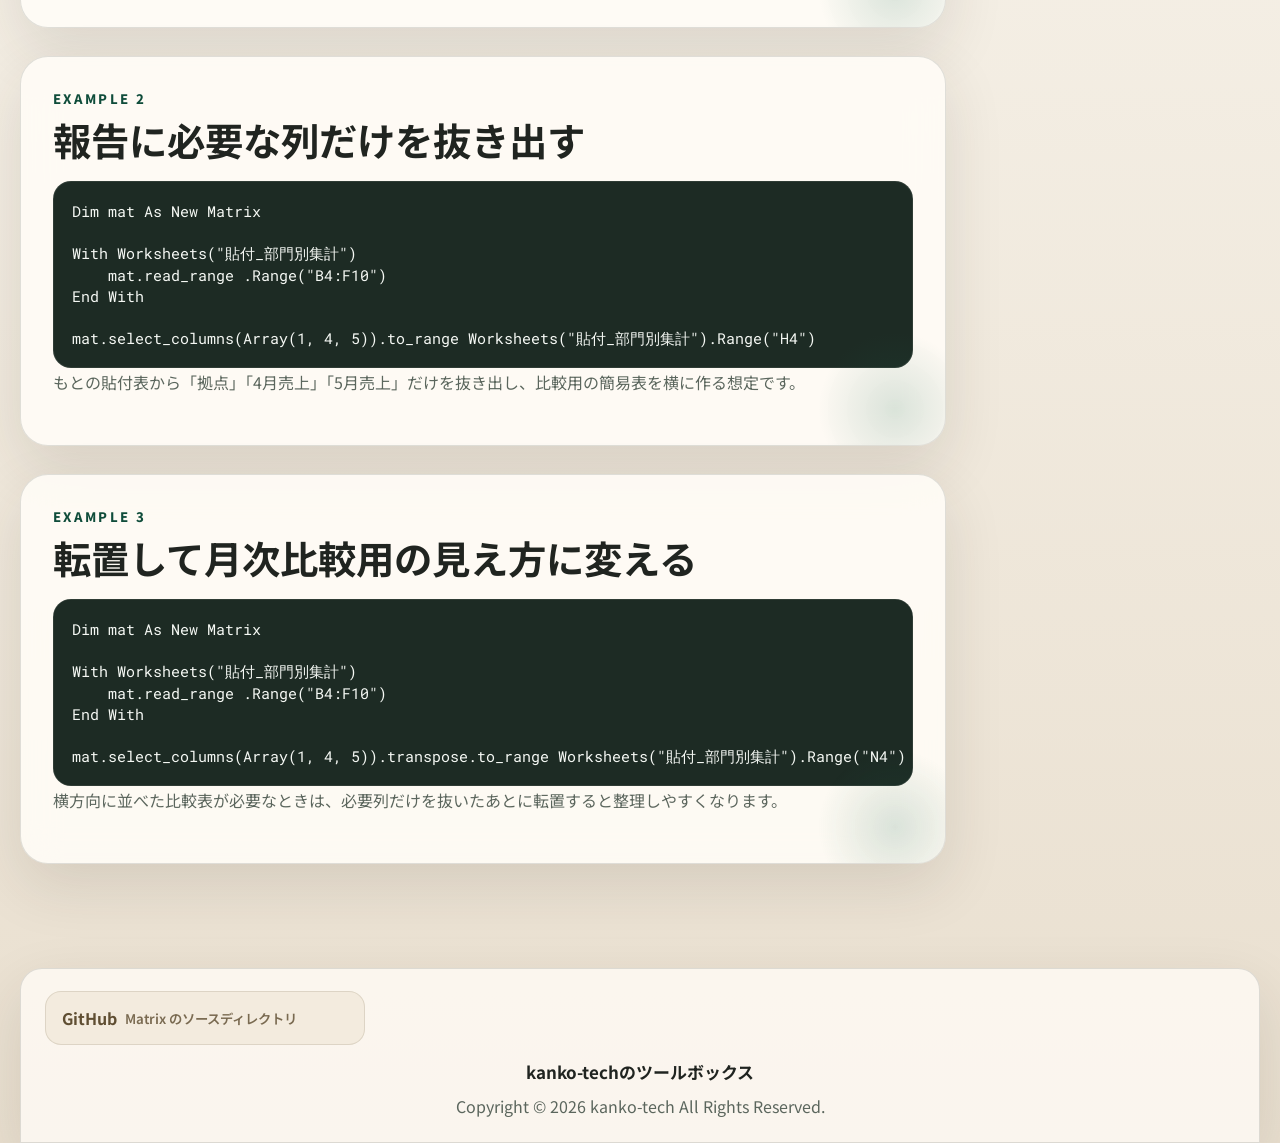
<file: docs/matrix-examples.html>
﻿<!DOCTYPE html>
<html lang="ja">
<head>
  <meta charset="utf-8">
  <meta name="viewport" content="width=device-width, initial-scale=1">
  <title>Matrix 使い方 | vba-tools</title>
  <link rel="preconnect" href="https://fonts.googleapis.com">
  <link rel="preconnect" href="https://fonts.gstatic.com" crossorigin>
  <link href="https://fonts.googleapis.com/css2?family=Noto+Sans+JP:wght@400;500;700;800&family=Roboto+Mono:wght@400;500&display=swap" rel="stylesheet">
  <link rel="stylesheet" href="styles.css">
  <script src="page.js" defer></script>
</head>
<body>
  <div class="page-shell docs-layout">
    <header class="hero detail-hero">
      <div class="position-strip" aria-label="Page position">
        <span class="position-chip">Tool Box</span>
        <a class="position-chip" href="index.html">vba-tools</a>
        <a class="position-chip" href="excelvba.html">Excel VBA</a>
        <a class="position-chip" href="matrix.html">Matrix</a>
        <span class="position-chip current">使い方</span>
      </div>
      <div class="hero-meta">
        <p class="eyebrow">CLASS MODULE</p>
        <h1>Matrix</h1>
        <p class="hero-subline">矩形データの読み込み、行抽出、列選択、転置のための 2 次元クラスモジュール</p>
      </div>
      <nav class="global-nav" aria-label="Matrix child pages">
        <ul class="global-nav-list">
          <li class="global-nav-item">
            <a class="global-nav-link" href="matrix-setup.html">導入方法</a>
          </li>
          <li class="global-nav-item">
            <a class="global-nav-link current" href="matrix-examples.html">使い方</a>
          </li>
          <li class="global-nav-item">
            <a class="global-nav-link" href="matrix-reference.html">リファレンス</a>
          </li>
        </ul>
      </nav>

      <button class="toc-toggle" type="button" data-toc-toggle aria-expanded="false">目次を開く</button>
    </header>

    <div class="docs-columns">
      <main class="doc-main" id="doc-content">
        <section class="panel" id="sample-data">
          <div class="section-heading">
            <p class="eyebrow">Sample Data</p>
            <h2>共通サンプルデータ</h2>
          </div>
          <div class="download-inline">
            <a href="downloads/excelvba-sample-data.xlsm" download>共通サンプル xlsm をダウンロード<small>Matrix の例で使う貼付データを含むブック</small></a>
          </div>
          <div class="excel-preview">
            <div class="excel-preview-head">
              <strong>貼付_部門別集計</strong>
              <span>Sheet: 貼付_部門別集計 / Range: B4:F10</span>
            </div>
            <div class="table-wrap excel-table-wrap">
              <table class="sample-table excel-table">
                <thead>
                  <tr>
                    <th>拠点</th>
                    <th>商品区分</th>
                    <th>案件数</th>
                    <th>4月売上</th>
                    <th>5月売上</th>
                  </tr>
                </thead>
                <tbody>
                  <tr><td>東京</td><td>保守契約</td><td>12</td><td>980000</td><td>1040000</td></tr>
                  <tr><td>東京</td><td>導入支援</td><td>5</td><td>630000</td><td>590000</td></tr>
                  <tr><td>大阪</td><td>保守契約</td><td>8</td><td>720000</td><td>765000</td></tr>
                  <tr><td>名古屋</td><td>導入支援</td><td>3</td><td>410000</td><td>370000</td></tr>
                  <tr><td>福岡</td><td>追加開発</td><td>2</td><td>550000</td><td>610000</td></tr>
                  <tr><td>仙台</td><td>教育</td><td>4</td><td>240000</td><td>260000</td></tr>
                </tbody>
              </table>
            </div>
          </div>
        </section>

        <section class="panel" id="example-rows">
          <div class="section-heading">
            <p class="eyebrow">Example 1</p>
            <h2>案件数が 5 件以上の行だけ残す</h2>
          </div>
          <pre class="code-block"><code>Dim mat As New Matrix
Dim caseCounts As Variant
Dim mask() As Boolean
Dim i As Long

With Worksheets("貼付_部門別集計")
    mat.read_range .Range("B5:F10")
End With

caseCounts = mat.col_values(3)
ReDim mask(1 To mat.row_count)

For i = 1 To mat.row_count
    mask(i) = CLng(caseCounts(i)) >= 5
Next i

mat.filter_rows(mask).to_range Worksheets("貼付_部門別集計").Range("H5")</code></pre>
          <p class="panel-lead">貼付済みの集計表から、レビュー対象の行だけを別ブロックへ抜き出す例です。<code>B5:F10</code> はヘッダーを除いたデータ本体として扱っています。</p>
        </section>

        <section class="panel" id="example-columns">
          <div class="section-heading">
            <p class="eyebrow">Example 2</p>
            <h2>報告に必要な列だけを抜き出す</h2>
          </div>
          <pre class="code-block"><code>Dim mat As New Matrix

With Worksheets("貼付_部門別集計")
    mat.read_range .Range("B4:F10")
End With

mat.select_columns(Array(1, 4, 5)).to_range Worksheets("貼付_部門別集計").Range("H4")</code></pre>
          <p class="panel-lead">もとの貼付表から「拠点」「4月売上」「5月売上」だけを抜き出し、比較用の簡易表を横に作る想定です。</p>
        </section>

        <section class="panel" id="example-transpose">
          <div class="section-heading">
            <p class="eyebrow">Example 3</p>
            <h2>転置して月次比較用の見え方に変える</h2>
          </div>
          <pre class="code-block"><code>Dim mat As New Matrix

With Worksheets("貼付_部門別集計")
    mat.read_range .Range("B4:F10")
End With

mat.select_columns(Array(1, 4, 5)).transpose.to_range Worksheets("貼付_部門別集計").Range("N4")</code></pre>
          <p class="panel-lead">横方向に並べた比較表が必要なときは、必要列だけを抜いたあとに転置すると整理しやすくなります。</p>
        </section>
      </main>

      <aside class="doc-sidebar">
        <div class="sidebar-card">
          <p class="eyebrow">On This Page</p>
          <h2>目次</h2>
          <nav data-toc-source="#doc-content"></nav>
          <button class="mobile-toc-close" type="button" data-toc-close>閉じる</button>
        </div>
      </aside>
    </div>
  </div>
  <footer class="site-footer">
    <div class="footer-link-block">
      <div class="inline-link-list">
        <a href="https://github.com/kanko-tech/vba-tools/tree/main/src/ExcelVBA/Matrix" target="_blank" rel="noreferrer">GitHub<small>Matrix のソースディレクトリ</small></a>
      </div>
    </div>
    <p class="footer-title"><strong>kanko-techのツールボックス</strong></p>
    <p>Copyright &copy; 2026 kanko-tech All Rights Reserved.</p>
  </footer>
</body>
</html>
</file>
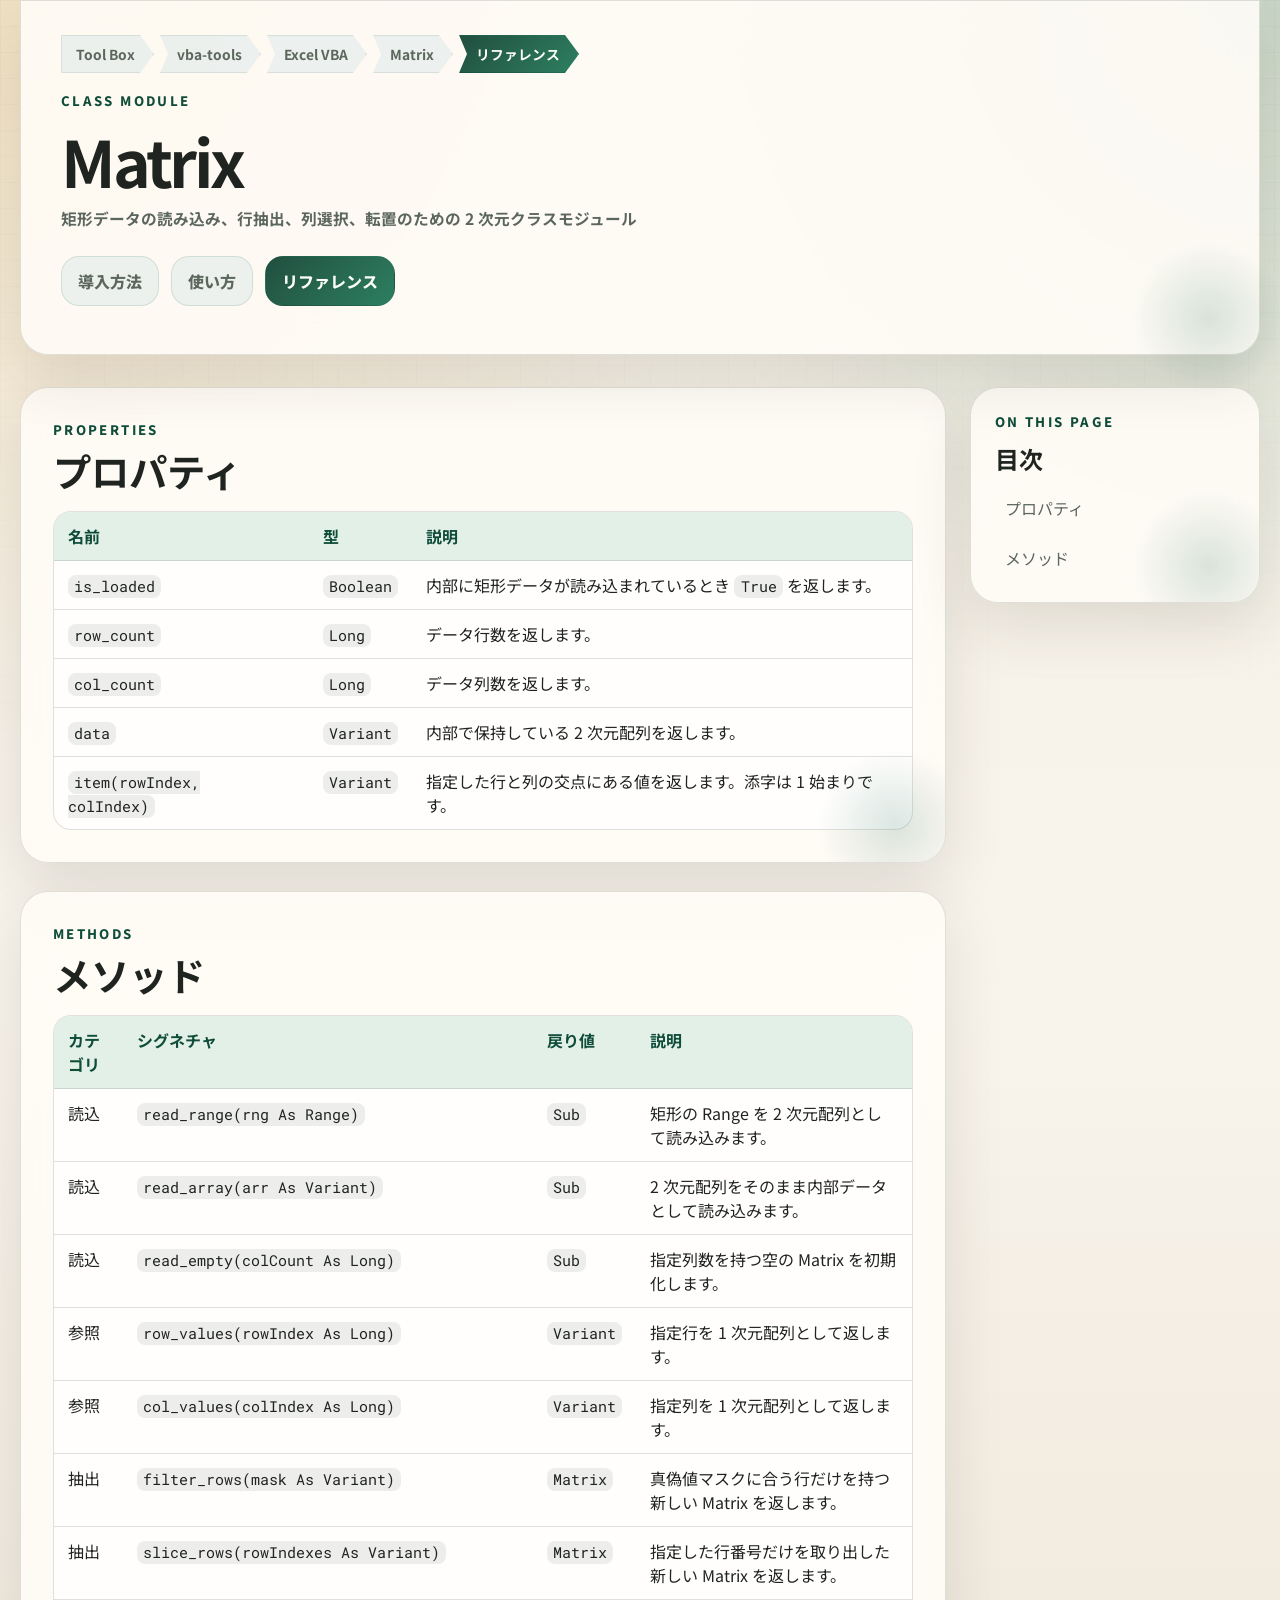
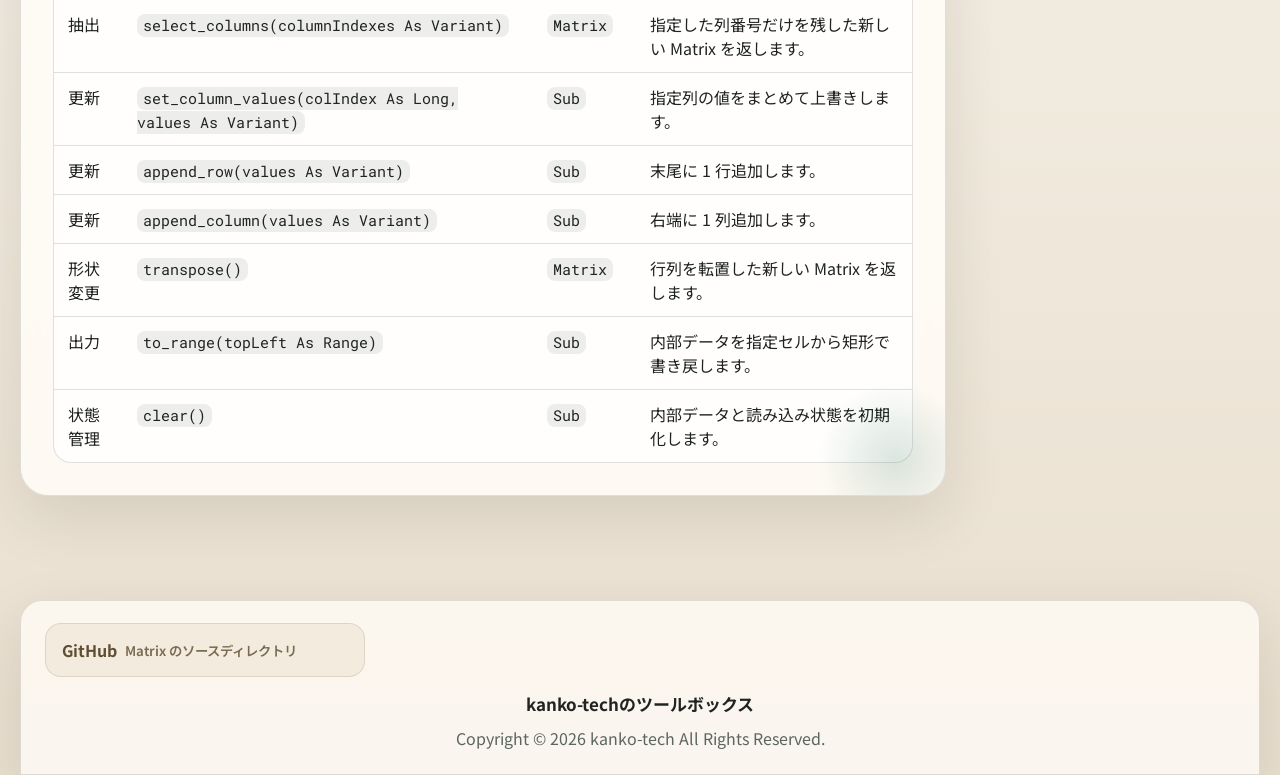
<file: docs/matrix-reference.html>
﻿<!DOCTYPE html>
<html lang="ja">
<head>
  <meta charset="utf-8">
  <meta name="viewport" content="width=device-width, initial-scale=1">
  <title>Matrix リファレンス | vba-tools</title>
  <link rel="preconnect" href="https://fonts.googleapis.com">
  <link rel="preconnect" href="https://fonts.gstatic.com" crossorigin>
  <link href="https://fonts.googleapis.com/css2?family=Noto+Sans+JP:wght@400;500;700;800&family=Roboto+Mono:wght@400;500&display=swap" rel="stylesheet">
  <link rel="stylesheet" href="styles.css">
  <script src="page.js" defer></script>
</head>
<body>
  <div class="page-shell docs-layout">
    <header class="hero detail-hero">
      <div class="position-strip" aria-label="Page position">
        <span class="position-chip">Tool Box</span>
        <a class="position-chip" href="index.html">vba-tools</a>
        <a class="position-chip" href="excelvba.html">Excel VBA</a>
        <a class="position-chip" href="matrix.html">Matrix</a>
        <span class="position-chip current">リファレンス</span>
      </div>
      <div class="hero-meta">
        <p class="eyebrow">CLASS MODULE</p>
        <h1>Matrix</h1>
        <p class="hero-subline">矩形データの読み込み、行抽出、列選択、転置のための 2 次元クラスモジュール</p>
      </div>
      <nav class="global-nav" aria-label="Matrix child pages">
        <ul class="global-nav-list">
          <li class="global-nav-item">
            <a class="global-nav-link" href="matrix-setup.html">導入方法</a>
          </li>
          <li class="global-nav-item">
            <a class="global-nav-link" href="matrix-examples.html">使い方</a>
          </li>
          <li class="global-nav-item">
            <a class="global-nav-link current" href="matrix-reference.html">リファレンス</a>
          </li>
        </ul>
      </nav>

      <button class="toc-toggle" type="button" data-toc-toggle aria-expanded="false">目次を開く</button>
    </header>

    <div class="docs-columns">
      <main class="doc-main" id="doc-content">
        <section class="panel" id="properties">
          <div class="section-heading">
            <p class="eyebrow">Properties</p>
            <h2>プロパティ</h2>
          </div>
          <div class="table-wrap">
            <table>
              <thead>
                <tr>
                  <th>名前</th>
                  <th>型</th>
                  <th>説明</th>
                </tr>
              </thead>
              <tbody>
                <tr>
                  <td><code>is_loaded</code></td>
                  <td><code>Boolean</code></td>
                  <td>内部に矩形データが読み込まれているとき <code>True</code> を返します。</td>
                </tr>
                <tr>
                  <td><code>row_count</code></td>
                  <td><code>Long</code></td>
                  <td>データ行数を返します。</td>
                </tr>
                <tr>
                  <td><code>col_count</code></td>
                  <td><code>Long</code></td>
                  <td>データ列数を返します。</td>
                </tr>
                <tr>
                  <td><code>data</code></td>
                  <td><code>Variant</code></td>
                  <td>内部で保持している 2 次元配列を返します。</td>
                </tr>
                <tr>
                  <td><code>item(rowIndex, colIndex)</code></td>
                  <td><code>Variant</code></td>
                  <td>指定した行と列の交点にある値を返します。添字は 1 始まりです。</td>
                </tr>
              </tbody>
            </table>
          </div>
        </section>

        <section class="panel" id="methods">
          <div class="section-heading">
            <p class="eyebrow">Methods</p>
            <h2>メソッド</h2>
          </div>
          <div class="table-wrap">
            <table>
              <thead>
                <tr>
                  <th>カテゴリ</th>
                  <th>シグネチャ</th>
                  <th>戻り値</th>
                  <th>説明</th>
                </tr>
              </thead>
              <tbody>
                <tr>
                  <td>読込</td>
                  <td><code>read_range(rng As Range)</code></td>
                  <td><code>Sub</code></td>
                  <td>矩形の Range を 2 次元配列として読み込みます。</td>
                </tr>
                <tr>
                  <td>読込</td>
                  <td><code>read_array(arr As Variant)</code></td>
                  <td><code>Sub</code></td>
                  <td>2 次元配列をそのまま内部データとして読み込みます。</td>
                </tr>
                <tr>
                  <td>読込</td>
                  <td><code>read_empty(colCount As Long)</code></td>
                  <td><code>Sub</code></td>
                  <td>指定列数を持つ空の Matrix を初期化します。</td>
                </tr>
                <tr>
                  <td>参照</td>
                  <td><code>row_values(rowIndex As Long)</code></td>
                  <td><code>Variant</code></td>
                  <td>指定行を 1 次元配列として返します。</td>
                </tr>
                <tr>
                  <td>参照</td>
                  <td><code>col_values(colIndex As Long)</code></td>
                  <td><code>Variant</code></td>
                  <td>指定列を 1 次元配列として返します。</td>
                </tr>
                <tr>
                  <td>抽出</td>
                  <td><code>filter_rows(mask As Variant)</code></td>
                  <td><code>Matrix</code></td>
                  <td>真偽値マスクに合う行だけを持つ新しい Matrix を返します。</td>
                </tr>
                <tr>
                  <td>抽出</td>
                  <td><code>slice_rows(rowIndexes As Variant)</code></td>
                  <td><code>Matrix</code></td>
                  <td>指定した行番号だけを取り出した新しい Matrix を返します。</td>
                </tr>
                <tr>
                  <td>抽出</td>
                  <td><code>select_columns(columnIndexes As Variant)</code></td>
                  <td><code>Matrix</code></td>
                  <td>指定した列番号だけを残した新しい Matrix を返します。</td>
                </tr>
                <tr>
                  <td>更新</td>
                  <td><code>set_column_values(colIndex As Long, values As Variant)</code></td>
                  <td><code>Sub</code></td>
                  <td>指定列の値をまとめて上書きします。</td>
                </tr>
                <tr>
                  <td>更新</td>
                  <td><code>append_row(values As Variant)</code></td>
                  <td><code>Sub</code></td>
                  <td>末尾に 1 行追加します。</td>
                </tr>
                <tr>
                  <td>更新</td>
                  <td><code>append_column(values As Variant)</code></td>
                  <td><code>Sub</code></td>
                  <td>右端に 1 列追加します。</td>
                </tr>
                <tr>
                  <td>形状変更</td>
                  <td><code>transpose()</code></td>
                  <td><code>Matrix</code></td>
                  <td>行列を転置した新しい Matrix を返します。</td>
                </tr>
                <tr>
                  <td>出力</td>
                  <td><code>to_range(topLeft As Range)</code></td>
                  <td><code>Sub</code></td>
                  <td>内部データを指定セルから矩形で書き戻します。</td>
                </tr>
                <tr>
                  <td>状態管理</td>
                  <td><code>clear()</code></td>
                  <td><code>Sub</code></td>
                  <td>内部データと読み込み状態を初期化します。</td>
                </tr>
              </tbody>
            </table>
          </div>
        </section>
      </main>

      <aside class="doc-sidebar">
        <div class="sidebar-card">
          <p class="eyebrow">On This Page</p>
          <h2>目次</h2>
          <nav data-toc-source="#doc-content"></nav>
          <button class="mobile-toc-close" type="button" data-toc-close>閉じる</button>
        </div>
      </aside>
    </div>
  </div>
  <footer class="site-footer">
    <div class="footer-link-block">
      <div class="inline-link-list">
        <a href="https://github.com/kanko-tech/vba-tools/tree/main/src/ExcelVBA/Matrix" target="_blank" rel="noreferrer">GitHub<small>Matrix のソースディレクトリ</small></a>
      </div>
    </div>
    <p class="footer-title"><strong>kanko-techのツールボックス</strong></p>
    <p>Copyright &copy; 2026 kanko-tech All Rights Reserved.</p>
  </footer>
</body>
</html>
</file>
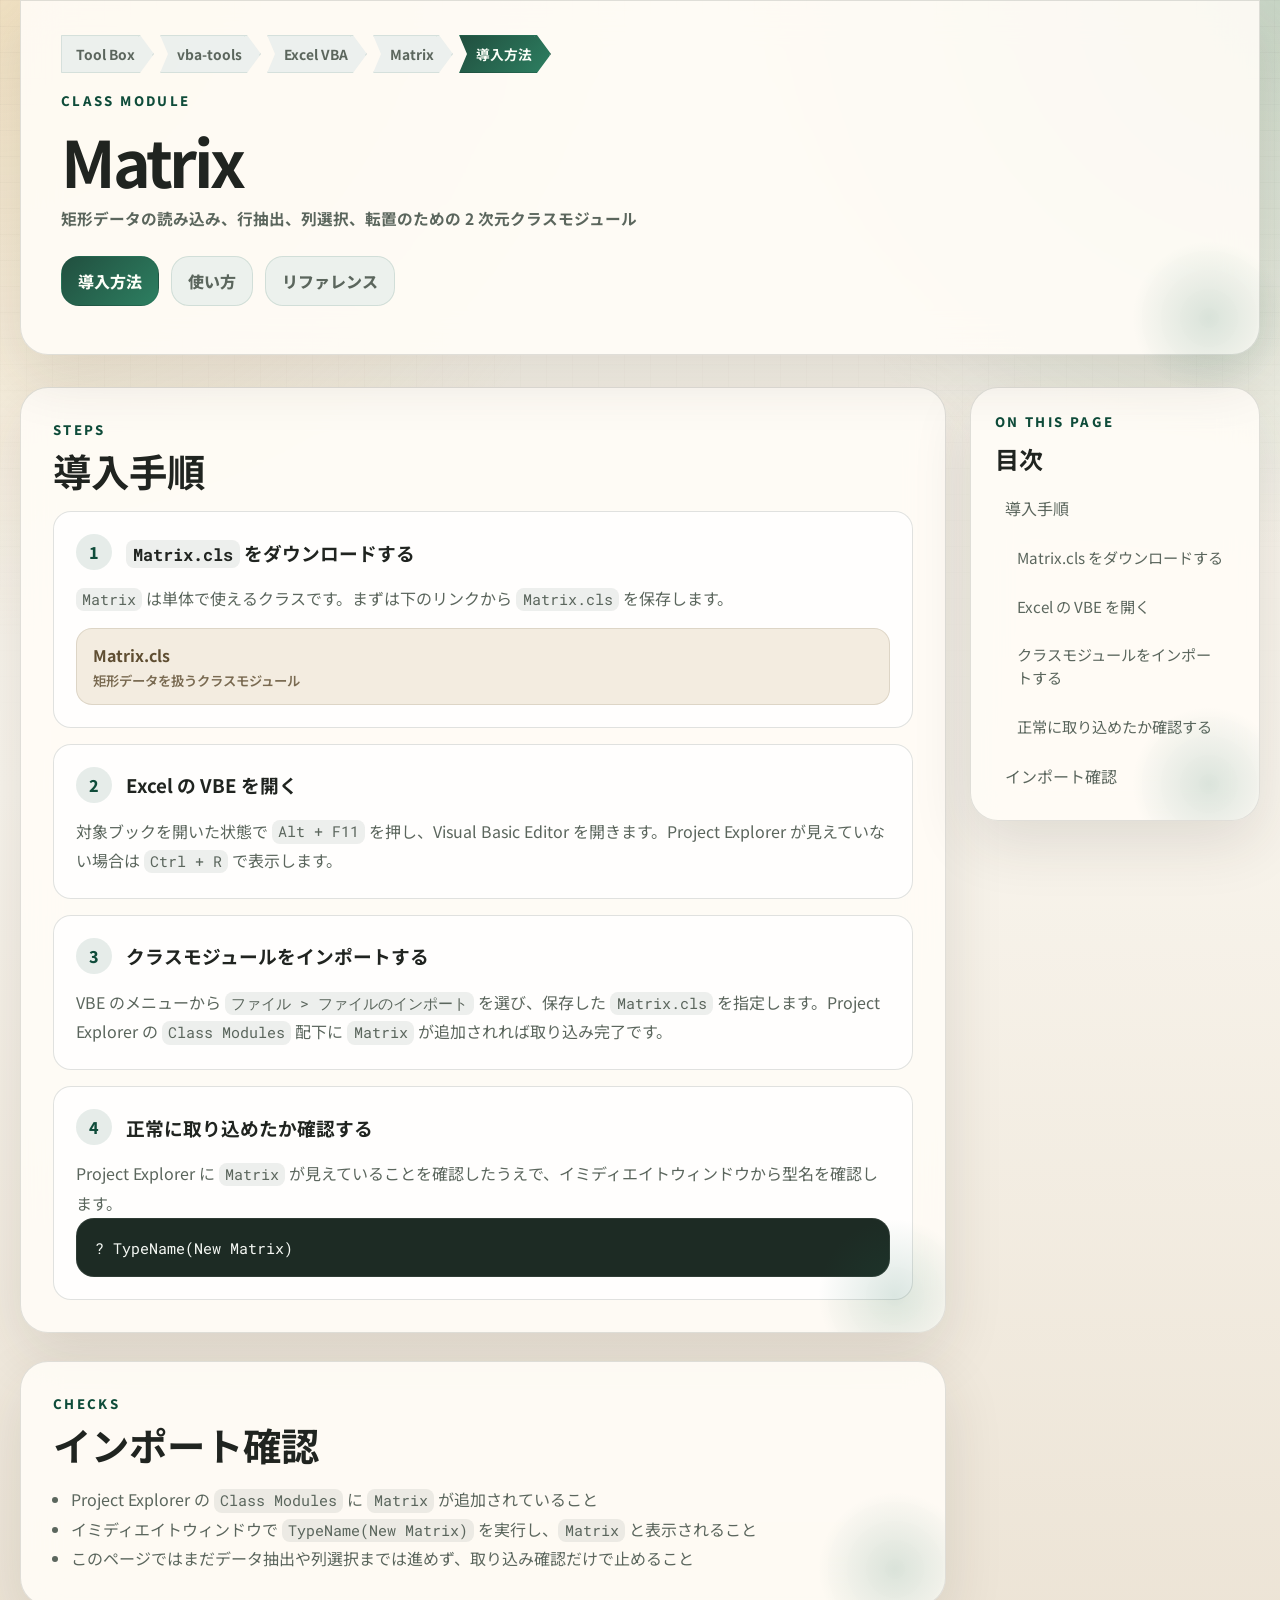
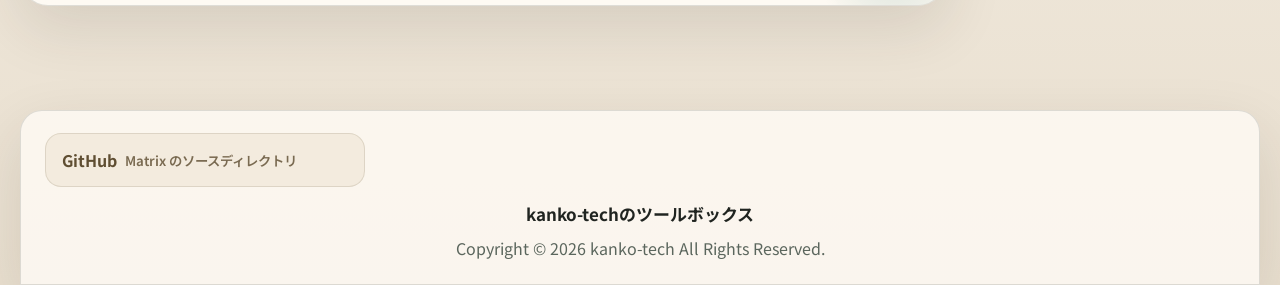
<file: docs/matrix-setup.html>
﻿<!DOCTYPE html>
<html lang="ja">
<head>
  <meta charset="utf-8">
  <meta name="viewport" content="width=device-width, initial-scale=1">
  <title>Matrix 導入方法 | vba-tools</title>
  <link rel="preconnect" href="https://fonts.googleapis.com">
  <link rel="preconnect" href="https://fonts.gstatic.com" crossorigin>
  <link href="https://fonts.googleapis.com/css2?family=Noto+Sans+JP:wght@400;500;700;800&family=Roboto+Mono:wght@400;500&display=swap" rel="stylesheet">
  <link rel="stylesheet" href="styles.css">
  <script src="page.js" defer></script>
</head>
<body>
  <div class="page-shell docs-layout">
    <header class="hero detail-hero">
      <div class="position-strip" aria-label="Page position">
        <span class="position-chip">Tool Box</span>
        <a class="position-chip" href="index.html">vba-tools</a>
        <a class="position-chip" href="excelvba.html">Excel VBA</a>
        <a class="position-chip" href="matrix.html">Matrix</a>
        <span class="position-chip current">導入方法</span>
      </div>
      <div class="hero-meta">
        <p class="eyebrow">CLASS MODULE</p>
        <h1>Matrix</h1>
        <p class="hero-subline">矩形データの読み込み、行抽出、列選択、転置のための 2 次元クラスモジュール</p>
      </div>
      <nav class="global-nav" aria-label="Matrix child pages">
        <ul class="global-nav-list">
          <li class="global-nav-item">
            <a class="global-nav-link current" href="matrix-setup.html">導入方法</a>
          </li>
          <li class="global-nav-item">
            <a class="global-nav-link" href="matrix-examples.html">使い方</a>
          </li>
          <li class="global-nav-item">
            <a class="global-nav-link" href="matrix-reference.html">リファレンス</a>
          </li>
        </ul>
      </nav>

      <button class="toc-toggle" type="button" data-toc-toggle aria-expanded="false">目次を開く</button>
    </header>

    <div class="docs-columns">
      <main class="doc-main" id="doc-content">
        <section class="panel" id="steps">
          <div class="section-heading">
            <p class="eyebrow">Steps</p>
            <h2>導入手順</h2>
          </div>
          <div class="step-stack">
            <article class="step-item">
              <div class="step-item-head">
                <span class="step-number">1</span>
                <h3><code>Matrix.cls</code> をダウンロードする</h3>
              </div>
              <p><code>Matrix</code> は単体で使えるクラスです。まずは下のリンクから <code>Matrix.cls</code> を保存します。</p>
              <div class="inline-link-list">
                <a href="https://raw.githubusercontent.com/kanko-tech/vba-tools/main/src/ExcelVBA/Matrix/Matrix.cls" target="_blank" rel="noreferrer">Matrix.cls<small>矩形データを扱うクラスモジュール</small></a>
              </div>
            </article>
            <article class="step-item">
              <div class="step-item-head">
                <span class="step-number">2</span>
                <h3>Excel の VBE を開く</h3>
              </div>
              <p>対象ブックを開いた状態で <code>Alt + F11</code> を押し、Visual Basic Editor を開きます。Project Explorer が見えていない場合は <code>Ctrl + R</code> で表示します。</p>
            </article>
            <article class="step-item">
              <div class="step-item-head">
                <span class="step-number">3</span>
                <h3>クラスモジュールをインポートする</h3>
              </div>
              <p>VBE のメニューから <code>ファイル &gt; ファイルのインポート</code> を選び、保存した <code>Matrix.cls</code> を指定します。Project Explorer の <code>Class Modules</code> 配下に <code>Matrix</code> が追加されれば取り込み完了です。</p>
            </article>
            <article class="step-item">
              <div class="step-item-head">
                <span class="step-number">4</span>
                <h3>正常に取り込めたか確認する</h3>
              </div>
              <p>Project Explorer に <code>Matrix</code> が見えていることを確認したうえで、イミディエイトウィンドウから型名を確認します。</p>
              <pre class="code-block"><code>? TypeName(New Matrix)</code></pre>
            </article>
          </div>
        </section>

        <section class="panel" id="checks">
          <div class="section-heading">
            <p class="eyebrow">Checks</p>
            <h2>インポート確認</h2>
          </div>
          <ul class="checklist">
            <li>Project Explorer の <code>Class Modules</code> に <code>Matrix</code> が追加されていること</li>
            <li>イミディエイトウィンドウで <code>TypeName(New Matrix)</code> を実行し、<code>Matrix</code> と表示されること</li>
            <li>このページではまだデータ抽出や列選択までは進めず、取り込み確認だけで止めること</li>
          </ul>
        </section>
      </main>

      <aside class="doc-sidebar">
        <div class="sidebar-card">
          <p class="eyebrow">On This Page</p>
          <h2>目次</h2>
          <nav data-toc-source="#doc-content"></nav>
          <button class="mobile-toc-close" type="button" data-toc-close>閉じる</button>
        </div>
      </aside>
    </div>
  </div>
  <footer class="site-footer">
    <div class="footer-link-block">
      <div class="inline-link-list">
        <a href="https://github.com/kanko-tech/vba-tools/tree/main/src/ExcelVBA/Matrix" target="_blank" rel="noreferrer">GitHub<small>Matrix のソースディレクトリ</small></a>
      </div>
    </div>
    <p class="footer-title"><strong>kanko-techのツールボックス</strong></p>
    <p>Copyright &copy; 2026 kanko-tech All Rights Reserved.</p>
  </footer>
</body>
</html>
</file>
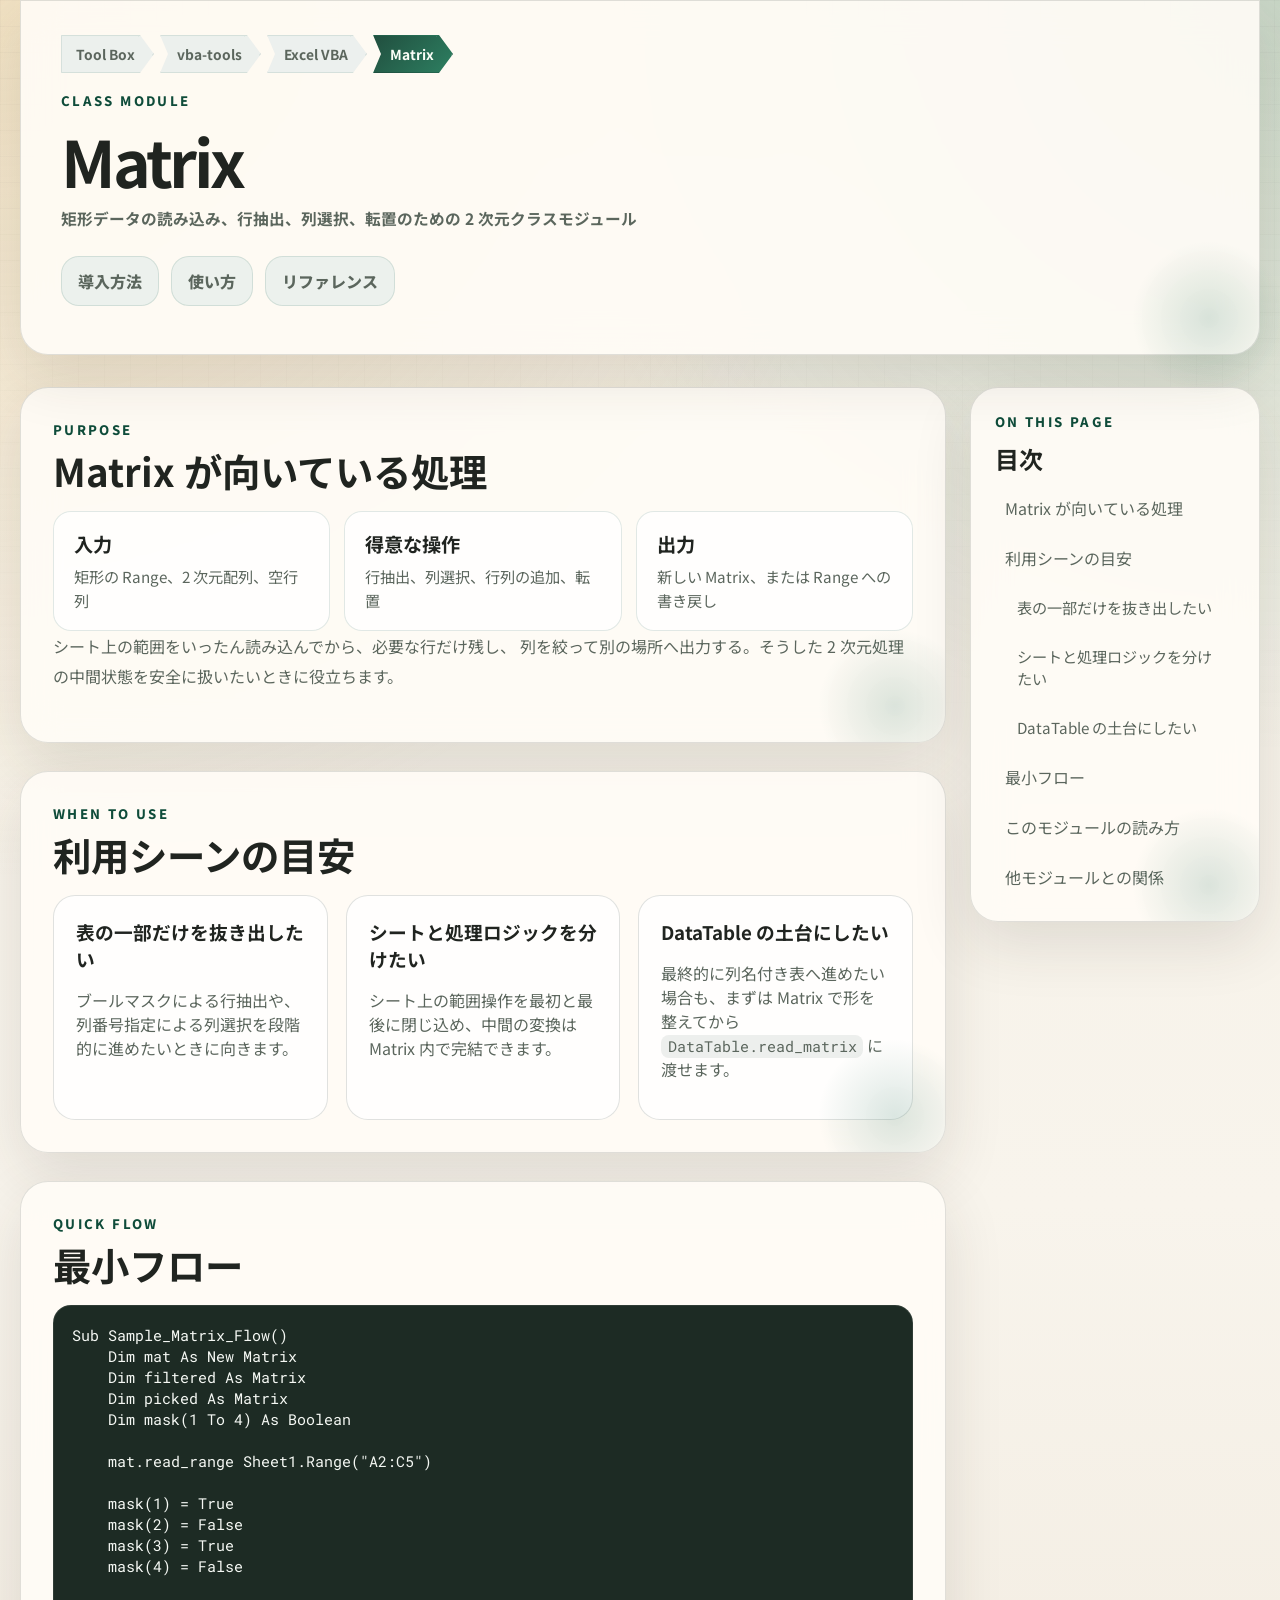
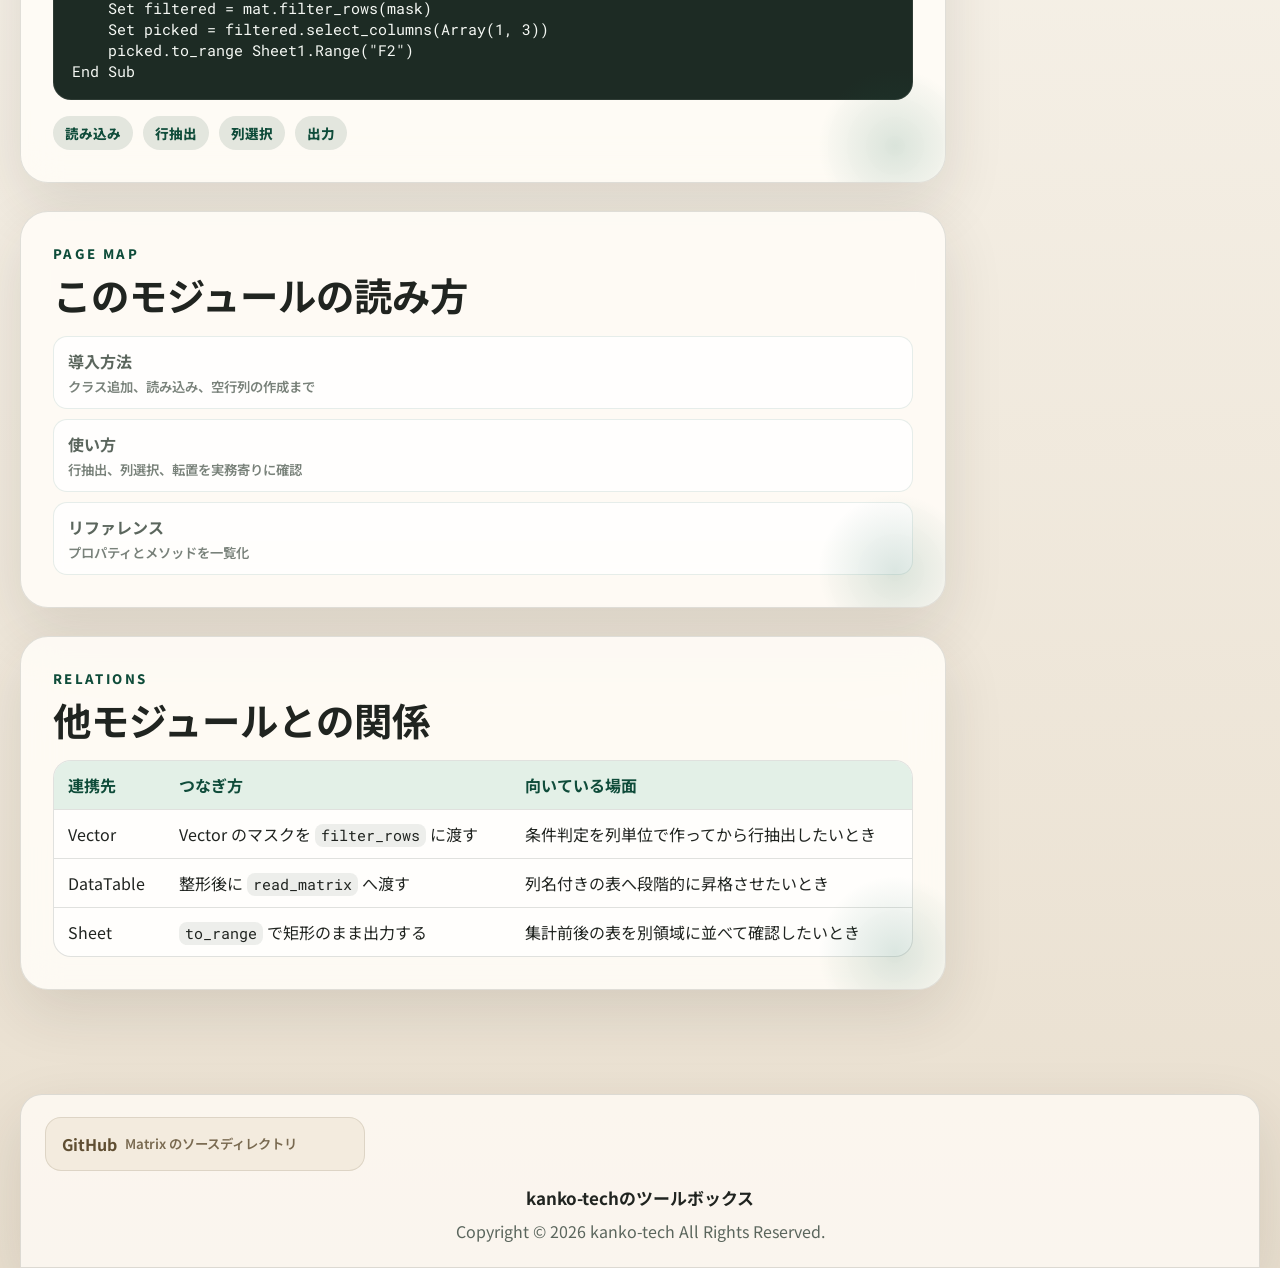
<file: docs/matrix.html>
﻿<!DOCTYPE html>
<html lang="ja">
<head>
  <meta charset="utf-8">
  <meta name="viewport" content="width=device-width, initial-scale=1">
  <title>Matrix | vba-tools</title>
  <link rel="preconnect" href="https://fonts.googleapis.com">
  <link rel="preconnect" href="https://fonts.gstatic.com" crossorigin>
  <link href="https://fonts.googleapis.com/css2?family=Noto+Sans+JP:wght@400;500;700;800&family=Roboto+Mono:wght@400;500&display=swap" rel="stylesheet">
  <link rel="stylesheet" href="styles.css">
  <script src="page.js" defer></script>
</head>
<body>
  <div class="page-shell docs-layout">
    <header class="hero detail-hero">
      <div class="position-strip" aria-label="Page position">
        <span class="position-chip">Tool Box</span>
        <a class="position-chip" href="index.html">vba-tools</a>
        <a class="position-chip" href="excelvba.html">Excel VBA</a>
        <a class="position-chip current" href="matrix.html">Matrix</a>
      </div>
      <div class="hero-meta">
        <p class="eyebrow">CLASS MODULE</p>
        <h1>Matrix</h1>
        <p class="hero-subline">矩形データの読み込み、行抽出、列選択、転置のための 2 次元クラスモジュール</p>
      </div>
      <nav class="global-nav" aria-label="Matrix child pages">
        <ul class="global-nav-list">
          <li class="global-nav-item">
            <a class="global-nav-link" href="matrix-setup.html">導入方法</a>
          </li>
          <li class="global-nav-item">
            <a class="global-nav-link" href="matrix-examples.html">使い方</a>
          </li>
          <li class="global-nav-item">
            <a class="global-nav-link" href="matrix-reference.html">リファレンス</a>
          </li>
        </ul>
      </nav>

      <button class="toc-toggle" type="button" data-toc-toggle aria-expanded="false">目次を開く</button>
    </header>

    <div class="docs-columns">
      <main class="doc-main" id="doc-content">
        <section class="panel" id="purpose">
          <div class="section-heading">
            <p class="eyebrow">Purpose</p>
            <h2>Matrix が向いている処理</h2>
          </div>
          <div class="metric-strip">
            <div class="metric-card">
              <strong>入力</strong>
              <span>矩形の Range、2 次元配列、空行列</span>
            </div>
            <div class="metric-card">
              <strong>得意な操作</strong>
              <span>行抽出、列選択、行列の追加、転置</span>
            </div>
            <div class="metric-card">
              <strong>出力</strong>
              <span>新しい Matrix、または Range への書き戻し</span>
            </div>
          </div>
          <p class="section-intro">
            シート上の範囲をいったん読み込んでから、必要な行だけ残し、
            列を絞って別の場所へ出力する。そうした 2 次元処理の中間状態を安全に扱いたいときに役立ちます。
          </p>
        </section>

        <section class="panel" id="fit">
          <div class="section-heading">
            <p class="eyebrow">When to Use</p>
            <h2>利用シーンの目安</h2>
          </div>
          <div class="note-grid">
            <article class="note-card">
              <h3>表の一部だけを抜き出したい</h3>
              <p>ブールマスクによる行抽出や、列番号指定による列選択を段階的に進めたいときに向きます。</p>
            </article>
            <article class="note-card">
              <h3>シートと処理ロジックを分けたい</h3>
              <p>シート上の範囲操作を最初と最後に閉じ込め、中間の変換は Matrix 内で完結できます。</p>
            </article>
            <article class="note-card">
              <h3>DataTable の土台にしたい</h3>
              <p>最終的に列名付き表へ進めたい場合も、まずは Matrix で形を整えてから <code>DataTable.read_matrix</code> に渡せます。</p>
            </article>
          </div>
        </section>

        <section class="panel" id="quick-flow">
          <div class="section-heading">
            <p class="eyebrow">Quick Flow</p>
            <h2>最小フロー</h2>
          </div>
          <pre class="code-block"><code>Sub Sample_Matrix_Flow()
    Dim mat As New Matrix
    Dim filtered As Matrix
    Dim picked As Matrix
    Dim mask(1 To 4) As Boolean

    mat.read_range Sheet1.Range("A2:C5")

    mask(1) = True
    mask(2) = False
    mask(3) = True
    mask(4) = False

    Set filtered = mat.filter_rows(mask)
    Set picked = filtered.select_columns(Array(1, 3))
    picked.to_range Sheet1.Range("F2")
End Sub</code></pre>
          <div class="status-line">
            <span class="status-pill">読み込み</span>
            <span class="status-pill">行抽出</span>
            <span class="status-pill">列選択</span>
            <span class="status-pill">出力</span>
          </div>
        </section>

        <section class="panel" id="page-map">
          <div class="section-heading">
            <p class="eyebrow">Page Map</p>
            <h2>このモジュールの読み方</h2>
          </div>
          <div class="directory-stack">
            <a href="matrix-setup.html">導入方法<small>クラス追加、読み込み、空行列の作成まで</small></a>
            <a href="matrix-examples.html">使い方<small>行抽出、列選択、転置を実務寄りに確認</small></a>
            <a href="matrix-reference.html">リファレンス<small>プロパティとメソッドを一覧化</small></a>
          </div>
        </section>

        <section class="panel" id="relations">
          <div class="section-heading">
            <p class="eyebrow">Relations</p>
            <h2>他モジュールとの関係</h2>
          </div>
          <div class="table-wrap">
            <table>
              <thead>
                <tr>
                  <th>連携先</th>
                  <th>つなぎ方</th>
                  <th>向いている場面</th>
                </tr>
              </thead>
              <tbody>
                <tr>
                  <td>Vector</td>
                  <td>Vector のマスクを <code>filter_rows</code> に渡す</td>
                  <td>条件判定を列単位で作ってから行抽出したいとき</td>
                </tr>
                <tr>
                  <td>DataTable</td>
                  <td>整形後に <code>read_matrix</code> へ渡す</td>
                  <td>列名付きの表へ段階的に昇格させたいとき</td>
                </tr>
                <tr>
                  <td>Sheet</td>
                  <td><code>to_range</code> で矩形のまま出力する</td>
                  <td>集計前後の表を別領域に並べて確認したいとき</td>
                </tr>
              </tbody>
            </table>
          </div>
        </section>
      </main>

      <aside class="doc-sidebar">
        <div class="sidebar-card">
          <p class="eyebrow">On This Page</p>
          <h2>目次</h2>
          <nav data-toc-source="#doc-content"></nav>
          <button class="mobile-toc-close" type="button" data-toc-close>閉じる</button>
        </div>
      </aside>
    </div>
  </div>
  <footer class="site-footer">
    <div class="footer-link-block">
      <div class="inline-link-list">
        <a href="https://github.com/kanko-tech/vba-tools/tree/main/src/ExcelVBA/Matrix" target="_blank" rel="noreferrer">GitHub<small>Matrix のソースディレクトリ</small></a>
      </div>
    </div>
    <p class="footer-title"><strong>kanko-techのツールボックス</strong></p>
    <p>Copyright &copy; 2026 kanko-tech All Rights Reserved.</p>
  </footer>
</body>
</html>
</file>
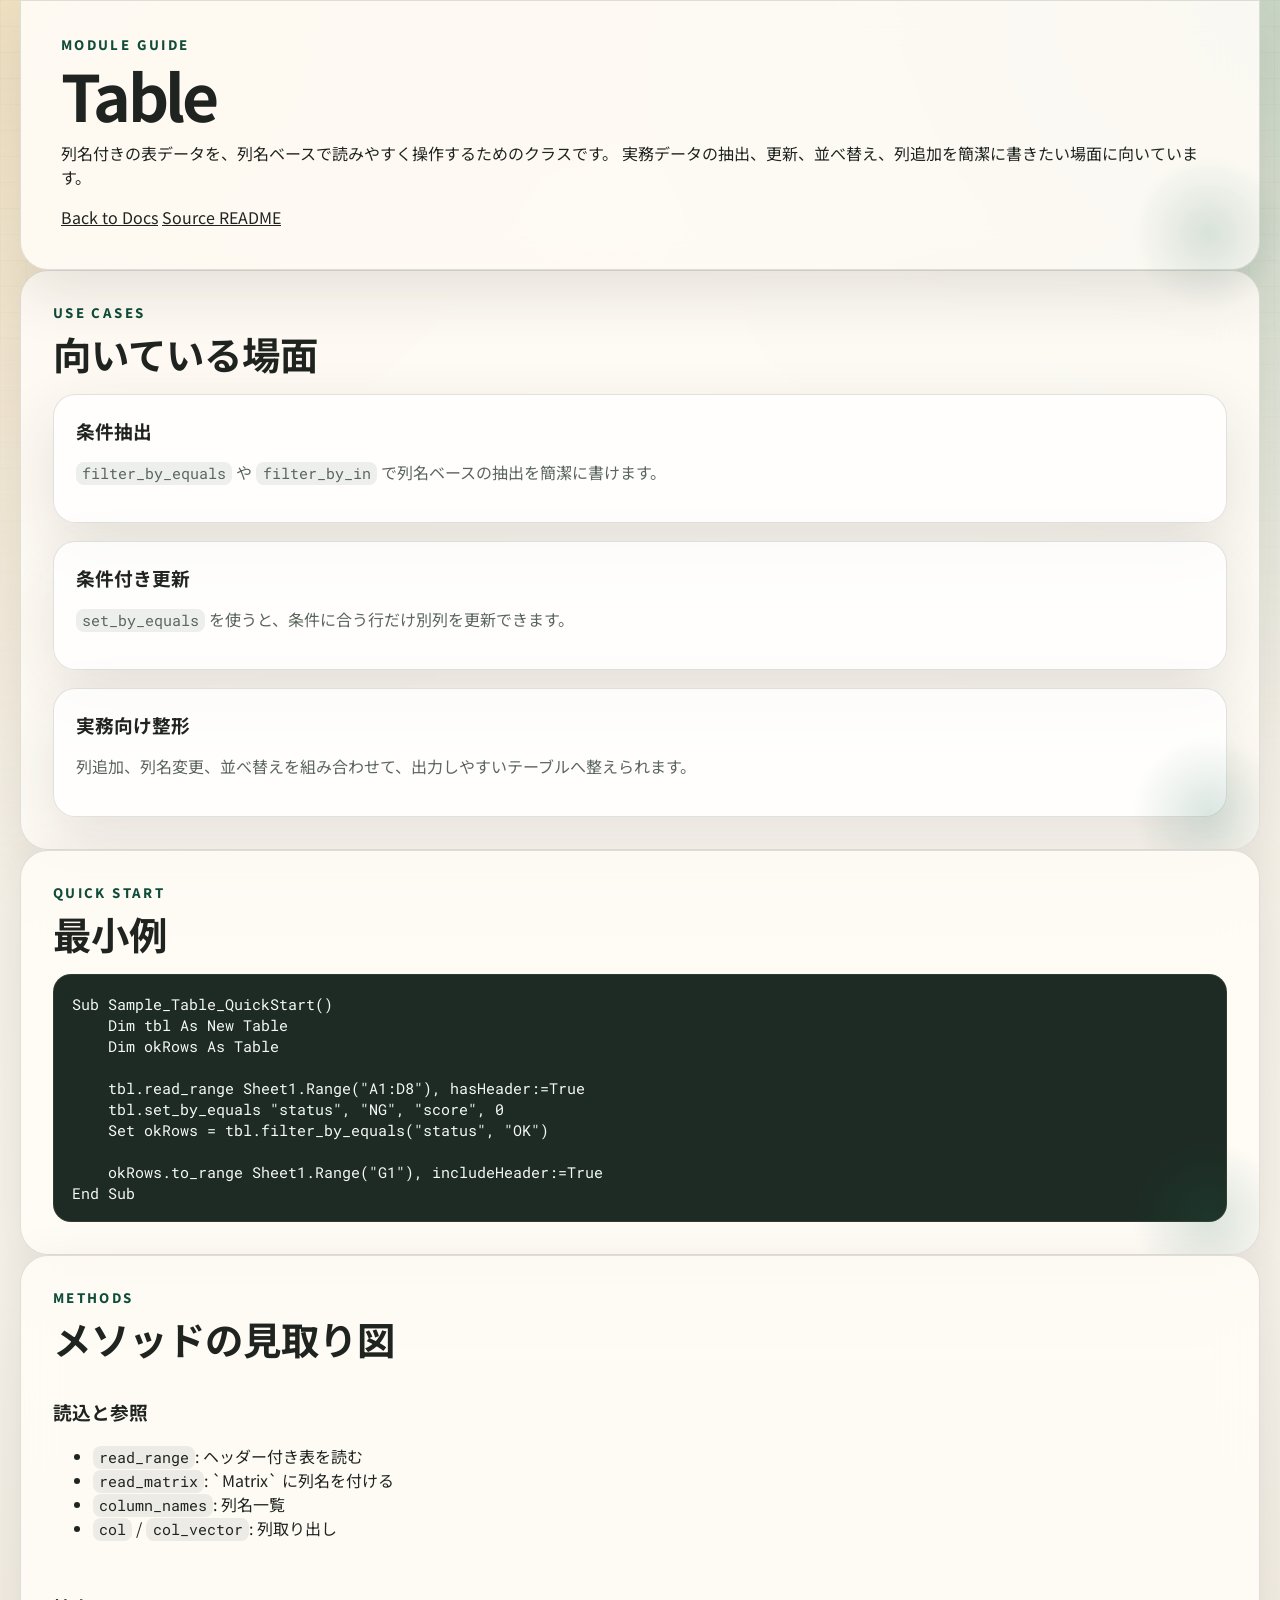
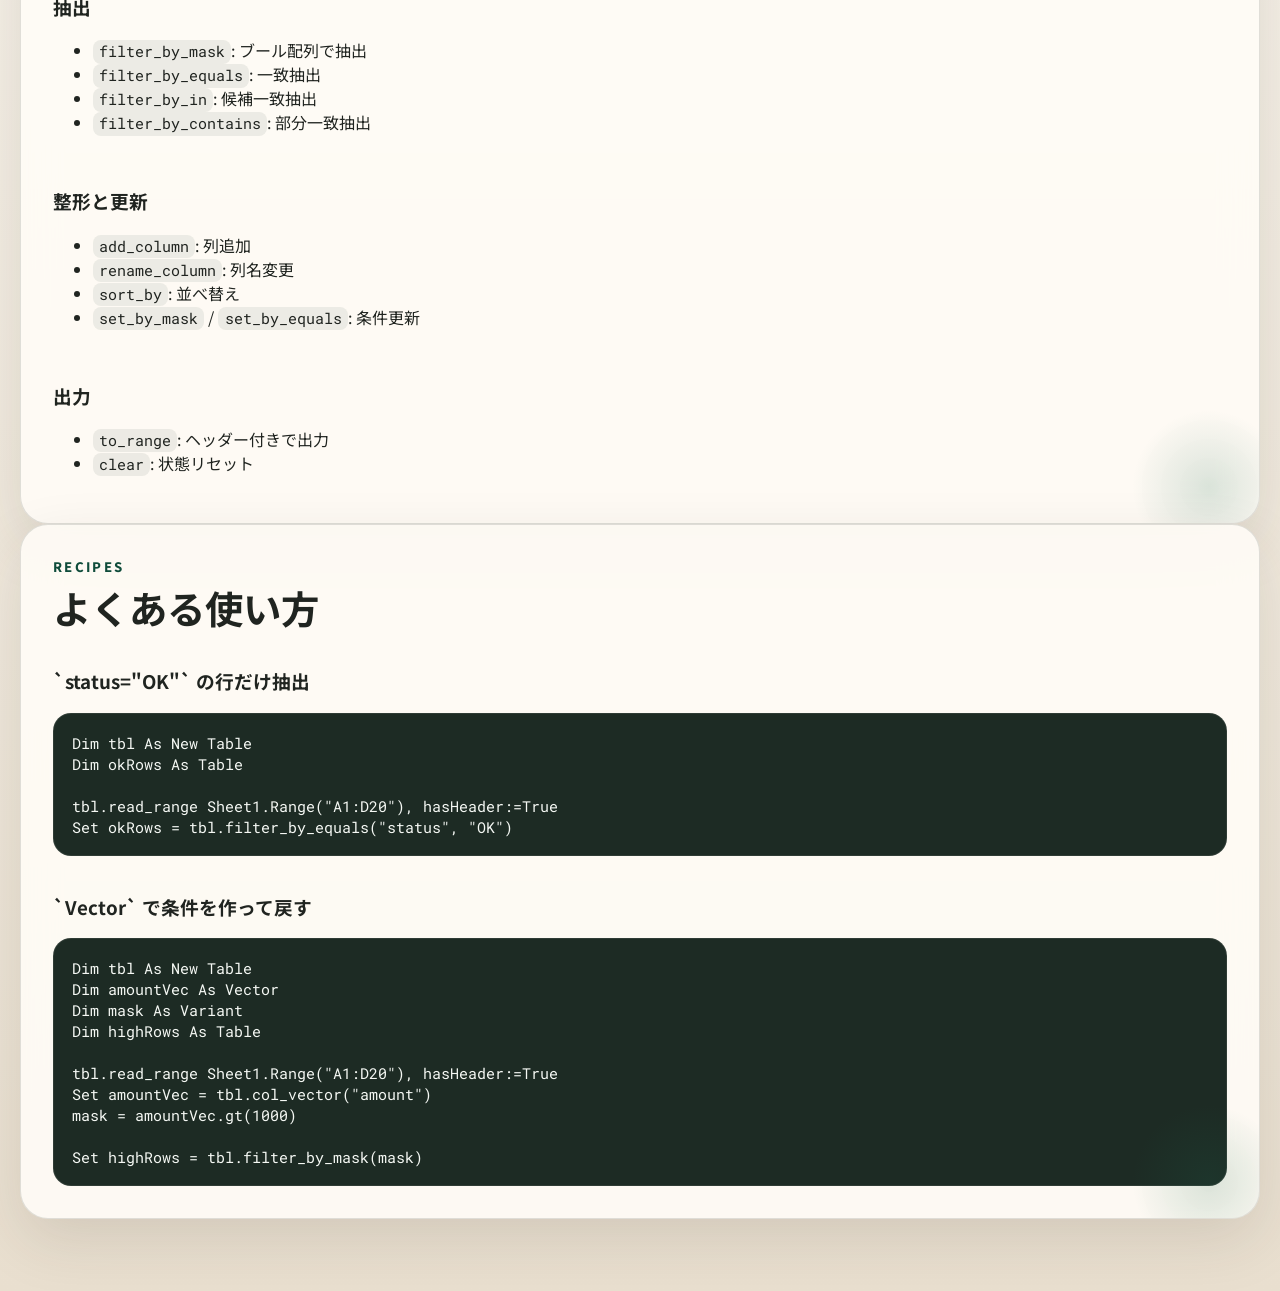
<file: docs/table.html>
<!DOCTYPE html>
<html lang="ja">
<head>
  <meta charset="utf-8">
  <meta name="viewport" content="width=device-width, initial-scale=1">
  <title>Table | VBA_tools</title>
  <link rel="preconnect" href="https://fonts.googleapis.com">
  <link rel="preconnect" href="https://fonts.gstatic.com" crossorigin>
  <link href="https://fonts.googleapis.com/css2?family=Noto+Sans+JP:wght@400;500;700;800&family=Roboto+Mono:wght@400;500&display=swap" rel="stylesheet">
  <link rel="stylesheet" href="styles.css">
</head>
<body>
  <div class="page-shell">
    <header class="hero detail-hero">
      <p class="eyebrow">Module Guide</p>
      <h1>Table</h1>
      <p class="lead">
        列名付きの表データを、列名ベースで読みやすく操作するためのクラスです。
        実務データの抽出、更新、並べ替え、列追加を簡潔に書きたい場面に向いています。
      </p>
      <div class="hero-actions">
        <a href="index.html">Back to Docs</a>
        <a href="https://github.com/kanko-tech/VBA_tools/blob/main/ExcelVBA/Table/README.md" target="_blank" rel="noreferrer">Source README</a>
      </div>
    </header>

    <main>
      <section class="panel">
        <div class="section-heading">
          <p class="eyebrow">Use Cases</p>
          <h2>向いている場面</h2>
        </div>
        <div class="grid three">
          <article class="module-card">
            <h3>条件抽出</h3>
            <p><code>filter_by_equals</code> や <code>filter_by_in</code> で列名ベースの抽出を簡潔に書けます。</p>
          </article>
          <article class="module-card">
            <h3>条件付き更新</h3>
            <p><code>set_by_equals</code> を使うと、条件に合う行だけ別列を更新できます。</p>
          </article>
          <article class="module-card">
            <h3>実務向け整形</h3>
            <p>列追加、列名変更、並べ替えを組み合わせて、出力しやすいテーブルへ整えられます。</p>
          </article>
        </div>
      </section>

      <section class="panel">
        <div class="section-heading">
          <p class="eyebrow">Quick Start</p>
          <h2>最小例</h2>
        </div>
        <pre class="code-block"><code>Sub Sample_Table_QuickStart()
    Dim tbl As New Table
    Dim okRows As Table

    tbl.read_range Sheet1.Range("A1:D8"), hasHeader:=True
    tbl.set_by_equals "status", "NG", "score", 0
    Set okRows = tbl.filter_by_equals("status", "OK")

    okRows.to_range Sheet1.Range("G1"), includeHeader:=True
End Sub</code></pre>
      </section>

      <section class="panel">
        <div class="section-heading">
          <p class="eyebrow">Methods</p>
          <h2>メソッドの見取り図</h2>
        </div>
        <div class="grid two">
          <article class="card">
            <h3>読込と参照</h3>
            <ul class="plain-list">
              <li><code>read_range</code>: ヘッダー付き表を読む</li>
              <li><code>read_matrix</code>: `Matrix` に列名を付ける</li>
              <li><code>column_names</code>: 列名一覧</li>
              <li><code>col</code> / <code>col_vector</code>: 列取り出し</li>
            </ul>
          </article>
          <article class="card">
            <h3>抽出</h3>
            <ul class="plain-list">
              <li><code>filter_by_mask</code>: ブール配列で抽出</li>
              <li><code>filter_by_equals</code>: 一致抽出</li>
              <li><code>filter_by_in</code>: 候補一致抽出</li>
              <li><code>filter_by_contains</code>: 部分一致抽出</li>
            </ul>
          </article>
          <article class="card">
            <h3>整形と更新</h3>
            <ul class="plain-list">
              <li><code>add_column</code>: 列追加</li>
              <li><code>rename_column</code>: 列名変更</li>
              <li><code>sort_by</code>: 並べ替え</li>
              <li><code>set_by_mask</code> / <code>set_by_equals</code>: 条件更新</li>
            </ul>
          </article>
          <article class="card">
            <h3>出力</h3>
            <ul class="plain-list">
              <li><code>to_range</code>: ヘッダー付きで出力</li>
              <li><code>clear</code>: 状態リセット</li>
            </ul>
          </article>
        </div>
      </section>

      <section class="panel">
        <div class="section-heading">
          <p class="eyebrow">Recipes</p>
          <h2>よくある使い方</h2>
        </div>
        <div class="grid two">
          <article class="card">
            <h3>`status="OK"` の行だけ抽出</h3>
            <pre class="code-block compact"><code>Dim tbl As New Table
Dim okRows As Table

tbl.read_range Sheet1.Range("A1:D20"), hasHeader:=True
Set okRows = tbl.filter_by_equals("status", "OK")</code></pre>
          </article>
          <article class="card">
            <h3>`Vector` で条件を作って戻す</h3>
            <pre class="code-block compact"><code>Dim tbl As New Table
Dim amountVec As Vector
Dim mask As Variant
Dim highRows As Table

tbl.read_range Sheet1.Range("A1:D20"), hasHeader:=True
Set amountVec = tbl.col_vector("amount")
mask = amountVec.gt(1000)

Set highRows = tbl.filter_by_mask(mask)</code></pre>
          </article>
        </div>
      </section>
    </main>
  </div>
</body>
</html>
</file>
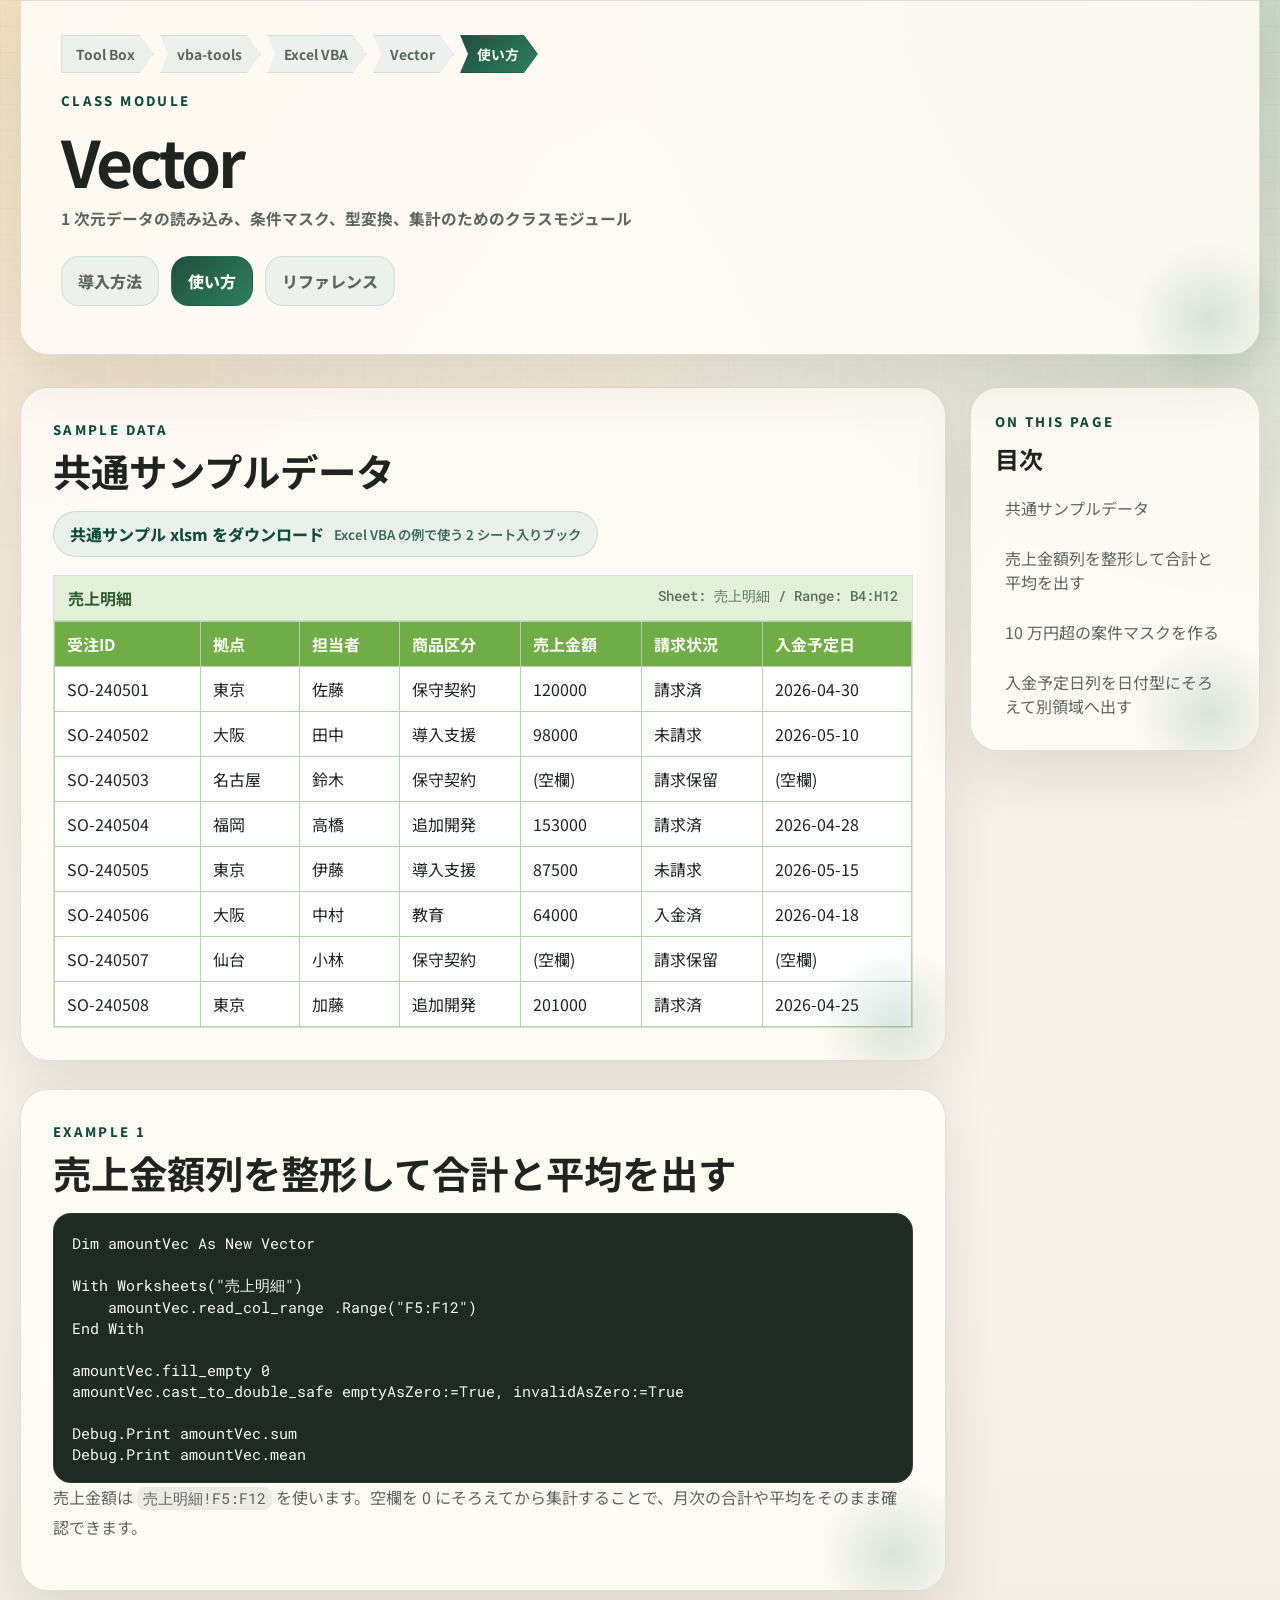
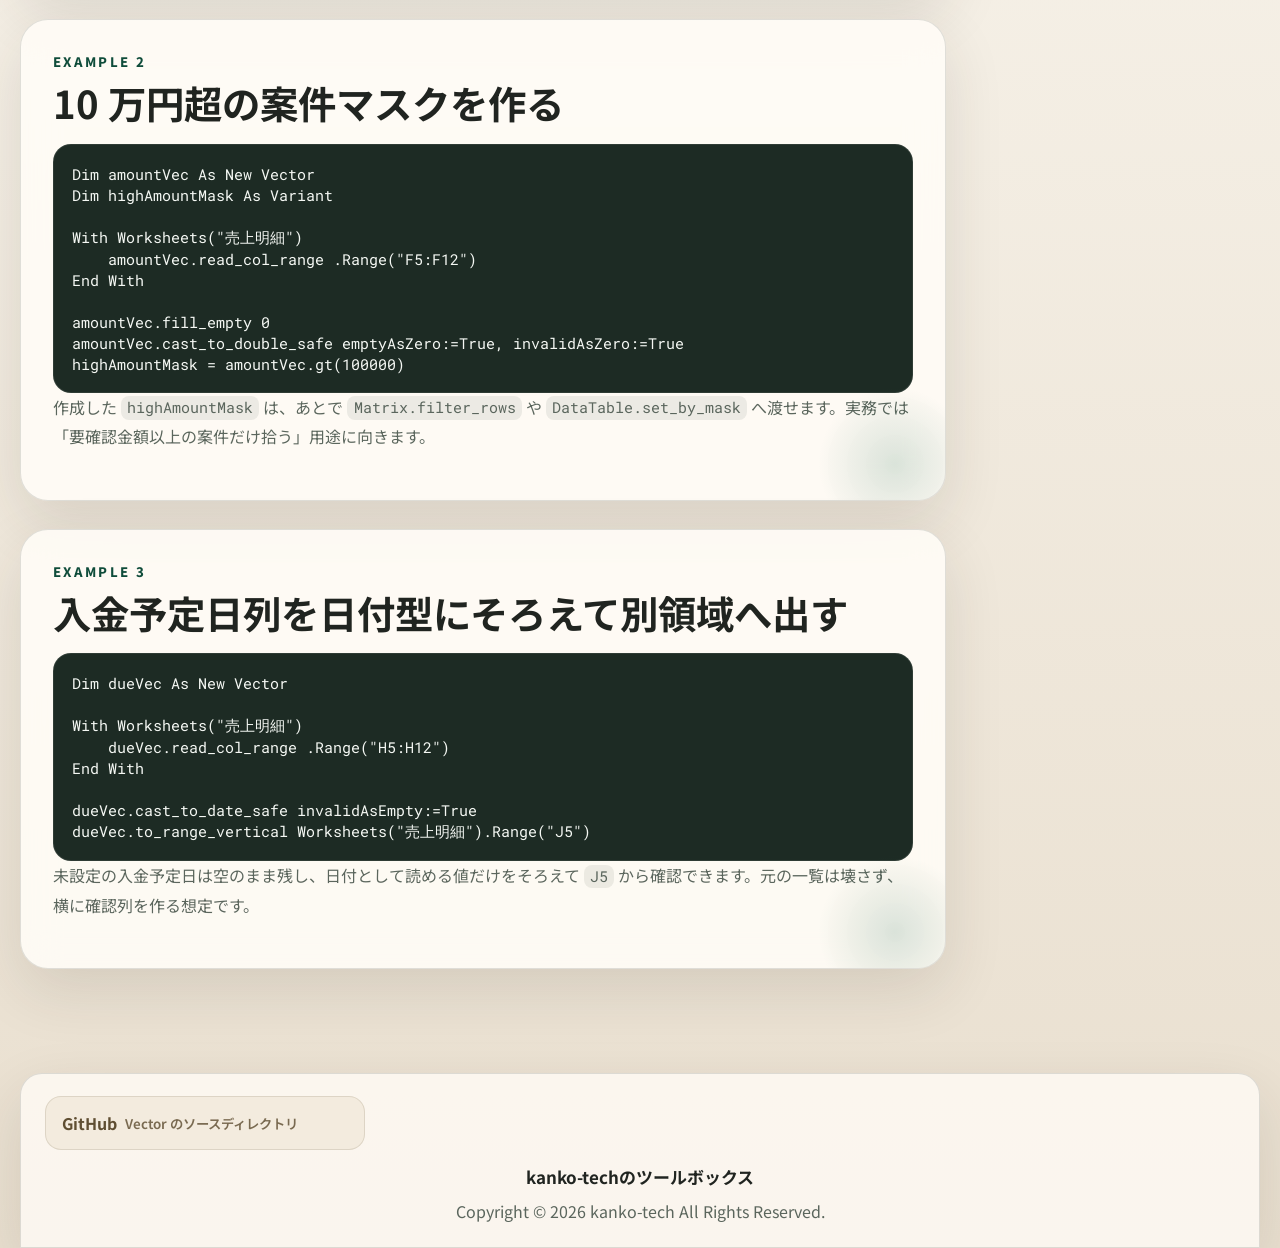
<file: docs/vector-examples.html>
﻿<!DOCTYPE html>
<html lang="ja">
<head>
  <meta charset="utf-8">
  <meta name="viewport" content="width=device-width, initial-scale=1">
  <title>Vector 使い方 | vba-tools</title>
  <link rel="preconnect" href="https://fonts.googleapis.com">
  <link rel="preconnect" href="https://fonts.gstatic.com" crossorigin>
  <link href="https://fonts.googleapis.com/css2?family=Noto+Sans+JP:wght@400;500;700;800&family=Roboto+Mono:wght@400;500&display=swap" rel="stylesheet">
  <link rel="stylesheet" href="styles.css">
  <script src="page.js" defer></script>
</head>
<body>
  <div class="page-shell docs-layout">
    <header class="hero detail-hero">
      <div class="position-strip" aria-label="Page position">
        <span class="position-chip">Tool Box</span>
        <a class="position-chip" href="index.html">vba-tools</a>
        <a class="position-chip" href="excelvba.html">Excel VBA</a>
        <a class="position-chip" href="vector.html">Vector</a>
        <span class="position-chip current">使い方</span>
      </div>
      <div class="hero-meta">
        <p class="eyebrow">CLASS MODULE</p>
        <h1>Vector</h1>
        <p class="hero-subline">1 次元データの読み込み、条件マスク、型変換、集計のためのクラスモジュール</p>
      </div>
      <nav class="global-nav" aria-label="Vector child pages">
        <ul class="global-nav-list">
          <li class="global-nav-item">
            <a class="global-nav-link" href="vector-setup.html">導入方法</a>
          </li>
          <li class="global-nav-item">
            <a class="global-nav-link current" href="vector-examples.html">使い方</a>
          </li>
          <li class="global-nav-item">
            <a class="global-nav-link" href="vector-reference.html">リファレンス</a>
          </li>
        </ul>
      </nav>

      <button class="toc-toggle" type="button" data-toc-toggle aria-expanded="false">目次を開く</button>
    </header>

    <div class="docs-columns">
      <main class="doc-main" id="doc-content">
        <section class="panel" id="sample-data">
          <div class="section-heading">
            <p class="eyebrow">Sample Data</p>
            <h2>共通サンプルデータ</h2>
          </div>
          <div class="download-inline">
            <a href="downloads/excelvba-sample-data.xlsm" download>共通サンプル xlsm をダウンロード<small>Excel VBA の例で使う 2 シート入りブック</small></a>
          </div>
          <div class="excel-preview">
            <div class="excel-preview-head">
              <strong>売上明細</strong>
              <span>Sheet: 売上明細 / Range: B4:H12</span>
            </div>
            <div class="table-wrap excel-table-wrap">
              <table class="sample-table excel-table">
                <thead>
                  <tr>
                    <th>受注ID</th>
                    <th>拠点</th>
                    <th>担当者</th>
                    <th>商品区分</th>
                    <th>売上金額</th>
                    <th>請求状況</th>
                    <th>入金予定日</th>
                  </tr>
                </thead>
                <tbody>
                  <tr><td>SO-240501</td><td>東京</td><td>佐藤</td><td>保守契約</td><td>120000</td><td>請求済</td><td>2026-04-30</td></tr>
                  <tr><td>SO-240502</td><td>大阪</td><td>田中</td><td>導入支援</td><td>98000</td><td>未請求</td><td>2026-05-10</td></tr>
                  <tr><td>SO-240503</td><td>名古屋</td><td>鈴木</td><td>保守契約</td><td>(空欄)</td><td>請求保留</td><td>(空欄)</td></tr>
                  <tr><td>SO-240504</td><td>福岡</td><td>高橋</td><td>追加開発</td><td>153000</td><td>請求済</td><td>2026-04-28</td></tr>
                  <tr><td>SO-240505</td><td>東京</td><td>伊藤</td><td>導入支援</td><td>87500</td><td>未請求</td><td>2026-05-15</td></tr>
                  <tr><td>SO-240506</td><td>大阪</td><td>中村</td><td>教育</td><td>64000</td><td>入金済</td><td>2026-04-18</td></tr>
                  <tr><td>SO-240507</td><td>仙台</td><td>小林</td><td>保守契約</td><td>(空欄)</td><td>請求保留</td><td>(空欄)</td></tr>
                  <tr><td>SO-240508</td><td>東京</td><td>加藤</td><td>追加開発</td><td>201000</td><td>請求済</td><td>2026-04-25</td></tr>
                </tbody>
              </table>
            </div>
          </div>
        </section>

        <section class="panel" id="example-filter">
          <div class="section-heading">
            <p class="eyebrow">Example 1</p>
            <h2>売上金額列を整形して合計と平均を出す</h2>
          </div>
          <pre class="code-block"><code>Dim amountVec As New Vector

With Worksheets("売上明細")
    amountVec.read_col_range .Range("F5:F12")
End With

amountVec.fill_empty 0
amountVec.cast_to_double_safe emptyAsZero:=True, invalidAsZero:=True

Debug.Print amountVec.sum
Debug.Print amountVec.mean</code></pre>
          <p class="panel-lead">売上金額は <code>売上明細!F5:F12</code> を使います。空欄を 0 にそろえてから集計することで、月次の合計や平均をそのまま確認できます。</p>
        </section>

        <section class="panel" id="example-summary">
          <div class="section-heading">
            <p class="eyebrow">Example 2</p>
            <h2>10 万円超の案件マスクを作る</h2>
          </div>
          <pre class="code-block"><code>Dim amountVec As New Vector
Dim highAmountMask As Variant

With Worksheets("売上明細")
    amountVec.read_col_range .Range("F5:F12")
End With

amountVec.fill_empty 0
amountVec.cast_to_double_safe emptyAsZero:=True, invalidAsZero:=True
highAmountMask = amountVec.gt(100000)</code></pre>
          <p class="panel-lead">作成した <code>highAmountMask</code> は、あとで <code>Matrix.filter_rows</code> や <code>DataTable.set_by_mask</code> へ渡せます。実務では「要確認金額以上の案件だけ拾う」用途に向きます。</p>
        </section>

        <section class="panel" id="example-output">
          <div class="section-heading">
            <p class="eyebrow">Example 3</p>
            <h2>入金予定日列を日付型にそろえて別領域へ出す</h2>
          </div>
          <pre class="code-block"><code>Dim dueVec As New Vector

With Worksheets("売上明細")
    dueVec.read_col_range .Range("H5:H12")
End With

dueVec.cast_to_date_safe invalidAsEmpty:=True
dueVec.to_range_vertical Worksheets("売上明細").Range("J5")</code></pre>
          <p class="panel-lead">未設定の入金予定日は空のまま残し、日付として読める値だけをそろえて <code>J5</code> から確認できます。元の一覧は壊さず、横に確認列を作る想定です。</p>
        </section>
      </main>

      <aside class="doc-sidebar">
        <div class="sidebar-card">
          <p class="eyebrow">On This Page</p>
          <h2>目次</h2>
          <nav data-toc-source="#doc-content"></nav>
          <button class="mobile-toc-close" type="button" data-toc-close>閉じる</button>
        </div>
      </aside>
    </div>
  </div>
  <footer class="site-footer">
    <div class="footer-link-block">
      <div class="inline-link-list">
        <a href="https://github.com/kanko-tech/vba-tools/tree/main/src/ExcelVBA/Vector" target="_blank" rel="noreferrer">GitHub<small>Vector のソースディレクトリ</small></a>
      </div>
    </div>
    <p class="footer-title"><strong>kanko-techのツールボックス</strong></p>
    <p>Copyright &copy; 2026 kanko-tech All Rights Reserved.</p>
  </footer>
</body>
</html>
</file>
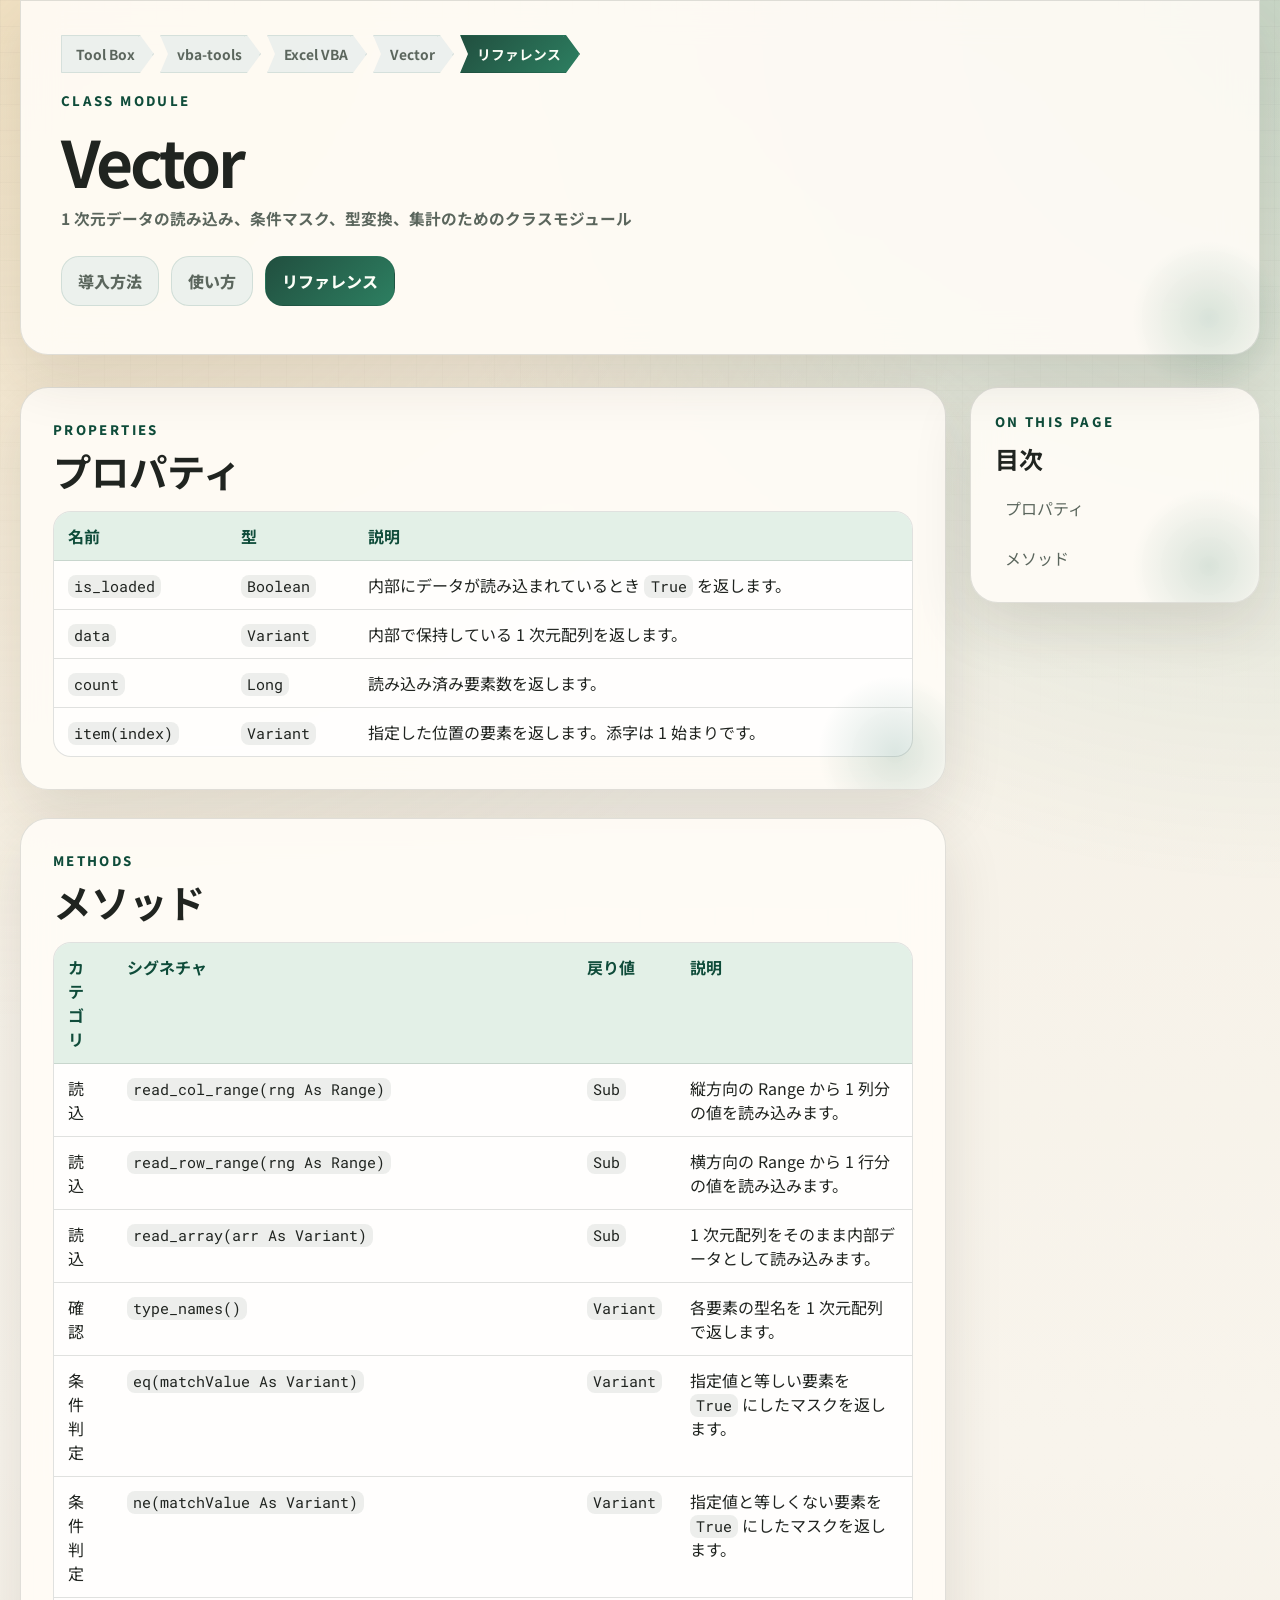
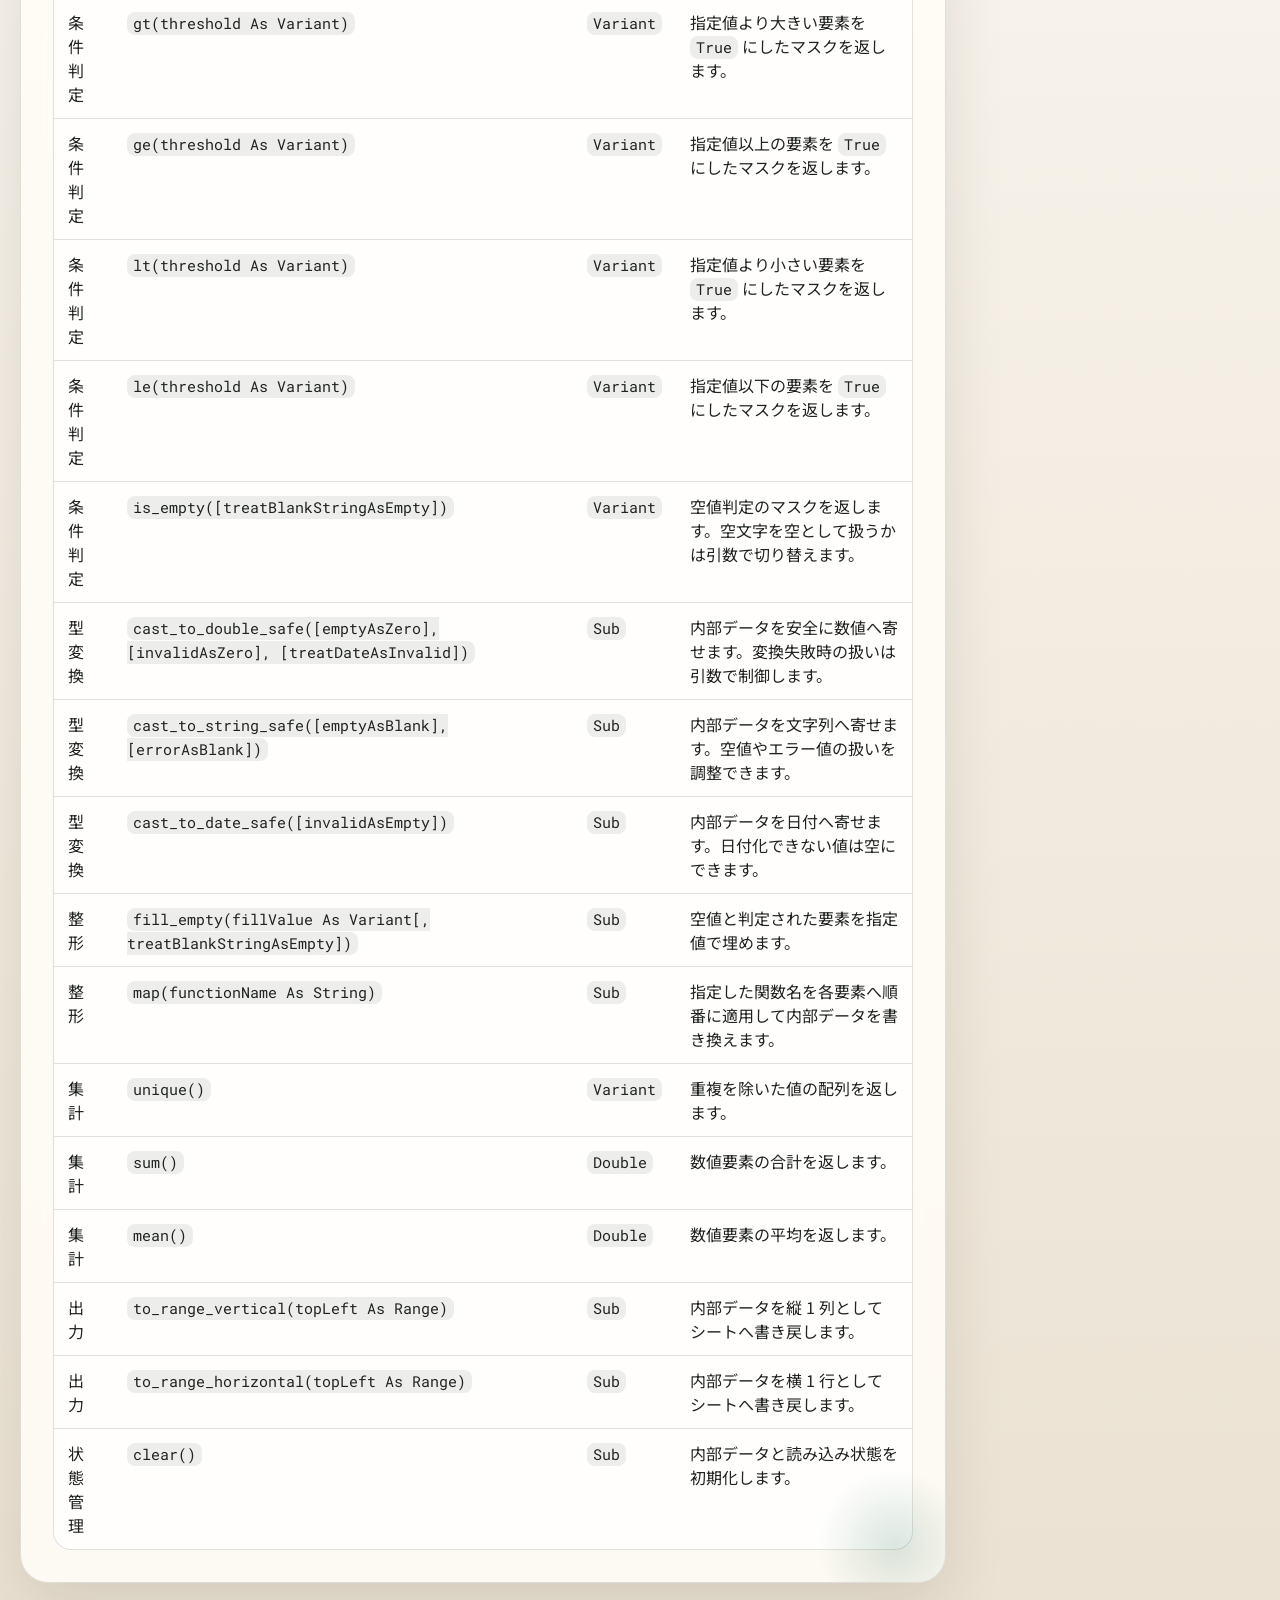
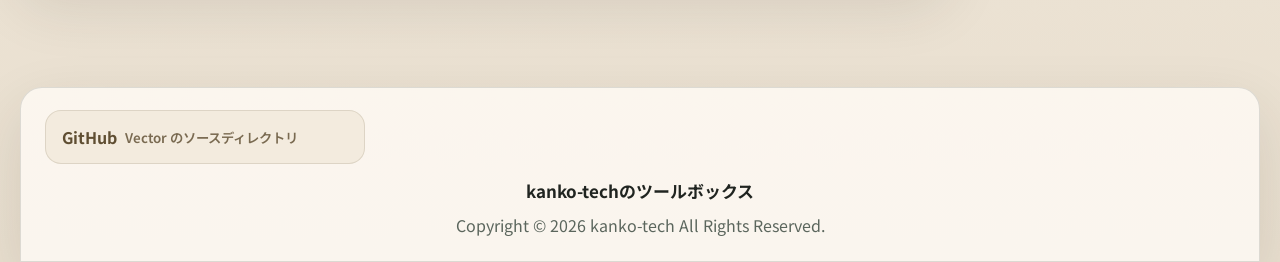
<file: docs/vector-reference.html>
﻿<!DOCTYPE html>
<html lang="ja">
<head>
  <meta charset="utf-8">
  <meta name="viewport" content="width=device-width, initial-scale=1">
  <title>Vector リファレンス | vba-tools</title>
  <link rel="preconnect" href="https://fonts.googleapis.com">
  <link rel="preconnect" href="https://fonts.gstatic.com" crossorigin>
  <link href="https://fonts.googleapis.com/css2?family=Noto+Sans+JP:wght@400;500;700;800&family=Roboto+Mono:wght@400;500&display=swap" rel="stylesheet">
  <link rel="stylesheet" href="styles.css">
  <script src="page.js" defer></script>
</head>
<body>
  <div class="page-shell docs-layout">
    <header class="hero detail-hero">
      <div class="position-strip" aria-label="Page position">
        <span class="position-chip">Tool Box</span>
        <a class="position-chip" href="index.html">vba-tools</a>
        <a class="position-chip" href="excelvba.html">Excel VBA</a>
        <a class="position-chip" href="vector.html">Vector</a>
        <span class="position-chip current">リファレンス</span>
      </div>
      <div class="hero-meta">
        <p class="eyebrow">CLASS MODULE</p>
        <h1>Vector</h1>
        <p class="hero-subline">1 次元データの読み込み、条件マスク、型変換、集計のためのクラスモジュール</p>
      </div>
      <nav class="global-nav" aria-label="Vector child pages">
        <ul class="global-nav-list">
          <li class="global-nav-item">
            <a class="global-nav-link" href="vector-setup.html">導入方法</a>
          </li>
          <li class="global-nav-item">
            <a class="global-nav-link" href="vector-examples.html">使い方</a>
          </li>
          <li class="global-nav-item">
            <a class="global-nav-link current" href="vector-reference.html">リファレンス</a>
          </li>
        </ul>
      </nav>

      <button class="toc-toggle" type="button" data-toc-toggle aria-expanded="false">目次を開く</button>
    </header>

    <div class="docs-columns">
      <main class="doc-main" id="doc-content">
        <section class="panel" id="properties">
          <div class="section-heading">
            <p class="eyebrow">Properties</p>
            <h2>プロパティ</h2>
          </div>
          <div class="table-wrap">
            <table>
              <thead>
                <tr>
                  <th>名前</th>
                  <th>型</th>
                  <th>説明</th>
                </tr>
              </thead>
              <tbody>
                <tr>
                  <td><code>is_loaded</code></td>
                  <td><code>Boolean</code></td>
                  <td>内部にデータが読み込まれているとき <code>True</code> を返します。</td>
                </tr>
                <tr>
                  <td><code>data</code></td>
                  <td><code>Variant</code></td>
                  <td>内部で保持している 1 次元配列を返します。</td>
                </tr>
                <tr>
                  <td><code>count</code></td>
                  <td><code>Long</code></td>
                  <td>読み込み済み要素数を返します。</td>
                </tr>
                <tr>
                  <td><code>item(index)</code></td>
                  <td><code>Variant</code></td>
                  <td>指定した位置の要素を返します。添字は 1 始まりです。</td>
                </tr>
              </tbody>
            </table>
          </div>
        </section>

        <section class="panel" id="methods">
          <div class="section-heading">
            <p class="eyebrow">Methods</p>
            <h2>メソッド</h2>
          </div>
          <div class="table-wrap">
            <table>
              <thead>
                <tr>
                  <th>カテゴリ</th>
                  <th>シグネチャ</th>
                  <th>戻り値</th>
                  <th>説明</th>
                </tr>
              </thead>
              <tbody>
                <tr>
                  <td>読込</td>
                  <td><code>read_col_range(rng As Range)</code></td>
                  <td><code>Sub</code></td>
                  <td>縦方向の Range から 1 列分の値を読み込みます。</td>
                </tr>
                <tr>
                  <td>読込</td>
                  <td><code>read_row_range(rng As Range)</code></td>
                  <td><code>Sub</code></td>
                  <td>横方向の Range から 1 行分の値を読み込みます。</td>
                </tr>
                <tr>
                  <td>読込</td>
                  <td><code>read_array(arr As Variant)</code></td>
                  <td><code>Sub</code></td>
                  <td>1 次元配列をそのまま内部データとして読み込みます。</td>
                </tr>
                <tr>
                  <td>確認</td>
                  <td><code>type_names()</code></td>
                  <td><code>Variant</code></td>
                  <td>各要素の型名を 1 次元配列で返します。</td>
                </tr>
                <tr>
                  <td>条件判定</td>
                  <td><code>eq(matchValue As Variant)</code></td>
                  <td><code>Variant</code></td>
                  <td>指定値と等しい要素を <code>True</code> にしたマスクを返します。</td>
                </tr>
                <tr>
                  <td>条件判定</td>
                  <td><code>ne(matchValue As Variant)</code></td>
                  <td><code>Variant</code></td>
                  <td>指定値と等しくない要素を <code>True</code> にしたマスクを返します。</td>
                </tr>
                <tr>
                  <td>条件判定</td>
                  <td><code>gt(threshold As Variant)</code></td>
                  <td><code>Variant</code></td>
                  <td>指定値より大きい要素を <code>True</code> にしたマスクを返します。</td>
                </tr>
                <tr>
                  <td>条件判定</td>
                  <td><code>ge(threshold As Variant)</code></td>
                  <td><code>Variant</code></td>
                  <td>指定値以上の要素を <code>True</code> にしたマスクを返します。</td>
                </tr>
                <tr>
                  <td>条件判定</td>
                  <td><code>lt(threshold As Variant)</code></td>
                  <td><code>Variant</code></td>
                  <td>指定値より小さい要素を <code>True</code> にしたマスクを返します。</td>
                </tr>
                <tr>
                  <td>条件判定</td>
                  <td><code>le(threshold As Variant)</code></td>
                  <td><code>Variant</code></td>
                  <td>指定値以下の要素を <code>True</code> にしたマスクを返します。</td>
                </tr>
                <tr>
                  <td>条件判定</td>
                  <td><code>is_empty([treatBlankStringAsEmpty])</code></td>
                  <td><code>Variant</code></td>
                  <td>空値判定のマスクを返します。空文字を空として扱うかは引数で切り替えます。</td>
                </tr>
                <tr>
                  <td>型変換</td>
                  <td><code>cast_to_double_safe([emptyAsZero], [invalidAsZero], [treatDateAsInvalid])</code></td>
                  <td><code>Sub</code></td>
                  <td>内部データを安全に数値へ寄せます。変換失敗時の扱いは引数で制御します。</td>
                </tr>
                <tr>
                  <td>型変換</td>
                  <td><code>cast_to_string_safe([emptyAsBlank], [errorAsBlank])</code></td>
                  <td><code>Sub</code></td>
                  <td>内部データを文字列へ寄せます。空値やエラー値の扱いを調整できます。</td>
                </tr>
                <tr>
                  <td>型変換</td>
                  <td><code>cast_to_date_safe([invalidAsEmpty])</code></td>
                  <td><code>Sub</code></td>
                  <td>内部データを日付へ寄せます。日付化できない値は空にできます。</td>
                </tr>
                <tr>
                  <td>整形</td>
                  <td><code>fill_empty(fillValue As Variant[, treatBlankStringAsEmpty])</code></td>
                  <td><code>Sub</code></td>
                  <td>空値と判定された要素を指定値で埋めます。</td>
                </tr>
                <tr>
                  <td>整形</td>
                  <td><code>map(functionName As String)</code></td>
                  <td><code>Sub</code></td>
                  <td>指定した関数名を各要素へ順番に適用して内部データを書き換えます。</td>
                </tr>
                <tr>
                  <td>集計</td>
                  <td><code>unique()</code></td>
                  <td><code>Variant</code></td>
                  <td>重複を除いた値の配列を返します。</td>
                </tr>
                <tr>
                  <td>集計</td>
                  <td><code>sum()</code></td>
                  <td><code>Double</code></td>
                  <td>数値要素の合計を返します。</td>
                </tr>
                <tr>
                  <td>集計</td>
                  <td><code>mean()</code></td>
                  <td><code>Double</code></td>
                  <td>数値要素の平均を返します。</td>
                </tr>
                <tr>
                  <td>出力</td>
                  <td><code>to_range_vertical(topLeft As Range)</code></td>
                  <td><code>Sub</code></td>
                  <td>内部データを縦 1 列としてシートへ書き戻します。</td>
                </tr>
                <tr>
                  <td>出力</td>
                  <td><code>to_range_horizontal(topLeft As Range)</code></td>
                  <td><code>Sub</code></td>
                  <td>内部データを横 1 行としてシートへ書き戻します。</td>
                </tr>
                <tr>
                  <td>状態管理</td>
                  <td><code>clear()</code></td>
                  <td><code>Sub</code></td>
                  <td>内部データと読み込み状態を初期化します。</td>
                </tr>
              </tbody>
            </table>
          </div>
        </section>
      </main>

      <aside class="doc-sidebar">
        <div class="sidebar-card">
          <p class="eyebrow">On This Page</p>
          <h2>目次</h2>
          <nav data-toc-source="#doc-content"></nav>
          <button class="mobile-toc-close" type="button" data-toc-close>閉じる</button>
        </div>
      </aside>
    </div>
  </div>
  <footer class="site-footer">
    <div class="footer-link-block">
      <div class="inline-link-list">
        <a href="https://github.com/kanko-tech/vba-tools/tree/main/src/ExcelVBA/Vector" target="_blank" rel="noreferrer">GitHub<small>Vector のソースディレクトリ</small></a>
      </div>
    </div>
    <p class="footer-title"><strong>kanko-techのツールボックス</strong></p>
    <p>Copyright &copy; 2026 kanko-tech All Rights Reserved.</p>
  </footer>
</body>
</html>
</file>
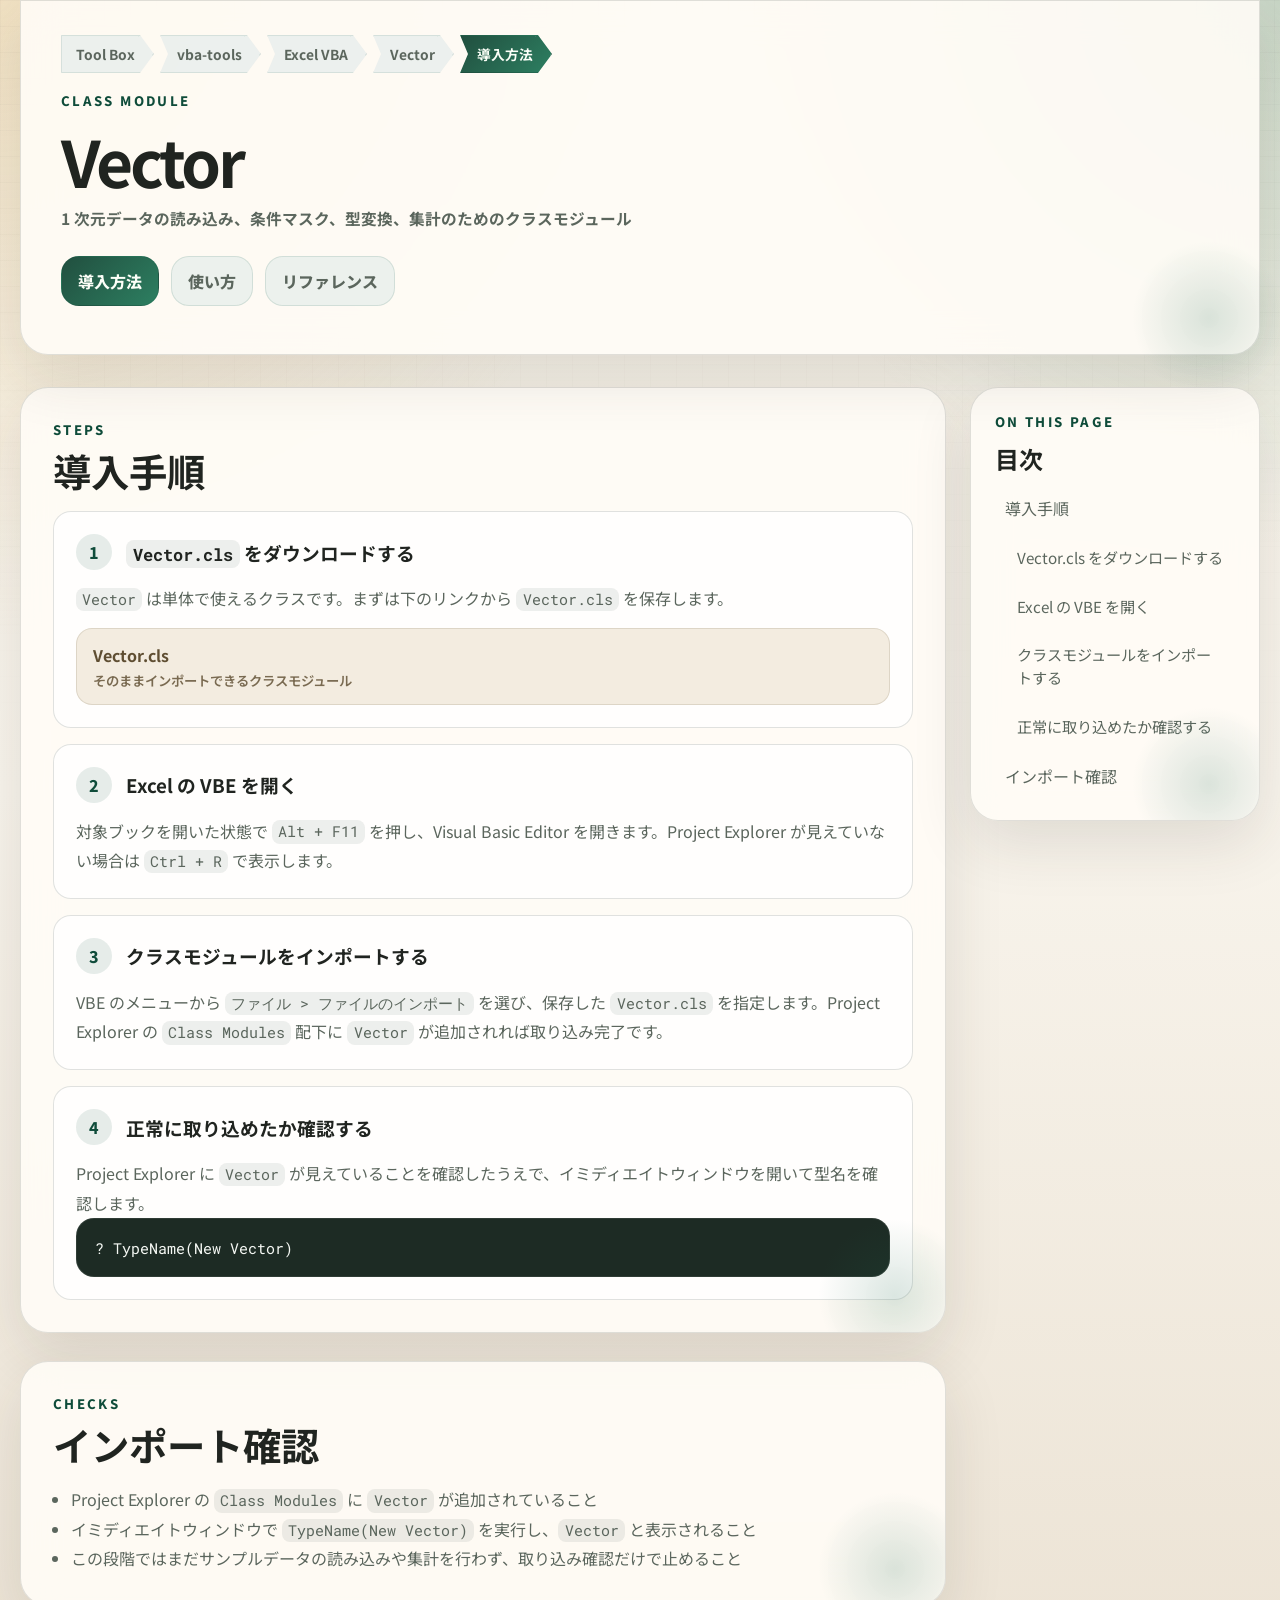
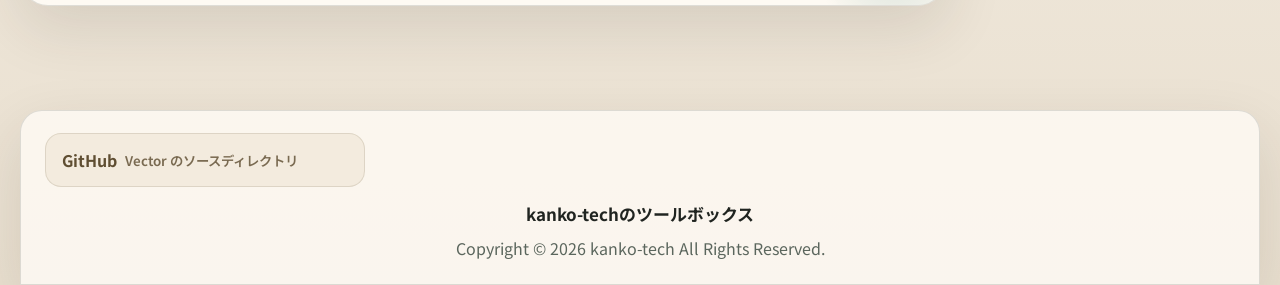
<file: docs/vector-setup.html>
﻿<!DOCTYPE html>
<html lang="ja">
<head>
  <meta charset="utf-8">
  <meta name="viewport" content="width=device-width, initial-scale=1">
  <title>Vector 導入方法 | vba-tools</title>
  <link rel="preconnect" href="https://fonts.googleapis.com">
  <link rel="preconnect" href="https://fonts.gstatic.com" crossorigin>
  <link href="https://fonts.googleapis.com/css2?family=Noto+Sans+JP:wght@400;500;700;800&family=Roboto+Mono:wght@400;500&display=swap" rel="stylesheet">
  <link rel="stylesheet" href="styles.css">
  <script src="page.js" defer></script>
</head>
<body>
  <div class="page-shell docs-layout">
    <header class="hero detail-hero">
      <div class="position-strip" aria-label="Page position">
        <span class="position-chip">Tool Box</span>
        <a class="position-chip" href="index.html">vba-tools</a>
        <a class="position-chip" href="excelvba.html">Excel VBA</a>
        <a class="position-chip" href="vector.html">Vector</a>
        <span class="position-chip current">導入方法</span>
      </div>
      <div class="hero-meta">
        <p class="eyebrow">CLASS MODULE</p>
        <h1>Vector</h1>
        <p class="hero-subline">1 次元データの読み込み、条件マスク、型変換、集計のためのクラスモジュール</p>
      </div>
      <nav class="global-nav" aria-label="Vector child pages">
        <ul class="global-nav-list">
          <li class="global-nav-item">
            <a class="global-nav-link current" href="vector-setup.html">導入方法</a>
          </li>
          <li class="global-nav-item">
            <a class="global-nav-link" href="vector-examples.html">使い方</a>
          </li>
          <li class="global-nav-item">
            <a class="global-nav-link" href="vector-reference.html">リファレンス</a>
          </li>
        </ul>
      </nav>

      <button class="toc-toggle" type="button" data-toc-toggle aria-expanded="false">目次を開く</button>
    </header>

    <div class="docs-columns">
      <main class="doc-main" id="doc-content">
        <section class="panel" id="steps">
          <div class="section-heading">
            <p class="eyebrow">Steps</p>
            <h2>導入手順</h2>
          </div>
          <div class="step-stack">
            <article class="step-item">
              <div class="step-item-head">
                <span class="step-number">1</span>
                <h3><code>Vector.cls</code> をダウンロードする</h3>
              </div>
              <p><code>Vector</code> は単体で使えるクラスです。まずは下のリンクから <code>Vector.cls</code> を保存します。</p>
              <div class="inline-link-list">
                <a href="https://raw.githubusercontent.com/kanko-tech/vba-tools/main/src/ExcelVBA/Vector/Vector.cls" target="_blank" rel="noreferrer">Vector.cls<small>そのままインポートできるクラスモジュール</small></a>
              </div>
            </article>
            <article class="step-item">
              <div class="step-item-head">
                <span class="step-number">2</span>
                <h3>Excel の VBE を開く</h3>
              </div>
              <p>対象ブックを開いた状態で <code>Alt + F11</code> を押し、Visual Basic Editor を開きます。Project Explorer が見えていない場合は <code>Ctrl + R</code> で表示します。</p>
            </article>
            <article class="step-item">
              <div class="step-item-head">
                <span class="step-number">3</span>
                <h3>クラスモジュールをインポートする</h3>
              </div>
              <p>VBE のメニューから <code>ファイル &gt; ファイルのインポート</code> を選び、保存した <code>Vector.cls</code> を指定します。Project Explorer の <code>Class Modules</code> 配下に <code>Vector</code> が追加されれば取り込み完了です。</p>
            </article>
            <article class="step-item">
              <div class="step-item-head">
                <span class="step-number">4</span>
                <h3>正常に取り込めたか確認する</h3>
              </div>
              <p>Project Explorer に <code>Vector</code> が見えていることを確認したうえで、イミディエイトウィンドウを開いて型名を確認します。</p>
              <pre class="code-block"><code>? TypeName(New Vector)</code></pre>
            </article>
          </div>
        </section>

        <section class="panel" id="checks">
          <div class="section-heading">
            <p class="eyebrow">Checks</p>
            <h2>インポート確認</h2>
          </div>
          <ul class="checklist">
            <li>Project Explorer の <code>Class Modules</code> に <code>Vector</code> が追加されていること</li>
            <li>イミディエイトウィンドウで <code>TypeName(New Vector)</code> を実行し、<code>Vector</code> と表示されること</li>
            <li>この段階ではまだサンプルデータの読み込みや集計を行わず、取り込み確認だけで止めること</li>
          </ul>
        </section>
      </main>

      <aside class="doc-sidebar">
        <div class="sidebar-card">
          <p class="eyebrow">On This Page</p>
          <h2>目次</h2>
          <nav data-toc-source="#doc-content"></nav>
          <button class="mobile-toc-close" type="button" data-toc-close>閉じる</button>
        </div>
      </aside>
    </div>
  </div>
  <footer class="site-footer">
    <div class="footer-link-block">
      <div class="inline-link-list">
        <a href="https://github.com/kanko-tech/vba-tools/tree/main/src/ExcelVBA/Vector" target="_blank" rel="noreferrer">GitHub<small>Vector のソースディレクトリ</small></a>
      </div>
    </div>
    <p class="footer-title"><strong>kanko-techのツールボックス</strong></p>
    <p>Copyright &copy; 2026 kanko-tech All Rights Reserved.</p>
  </footer>
</body>
</html>
</file>
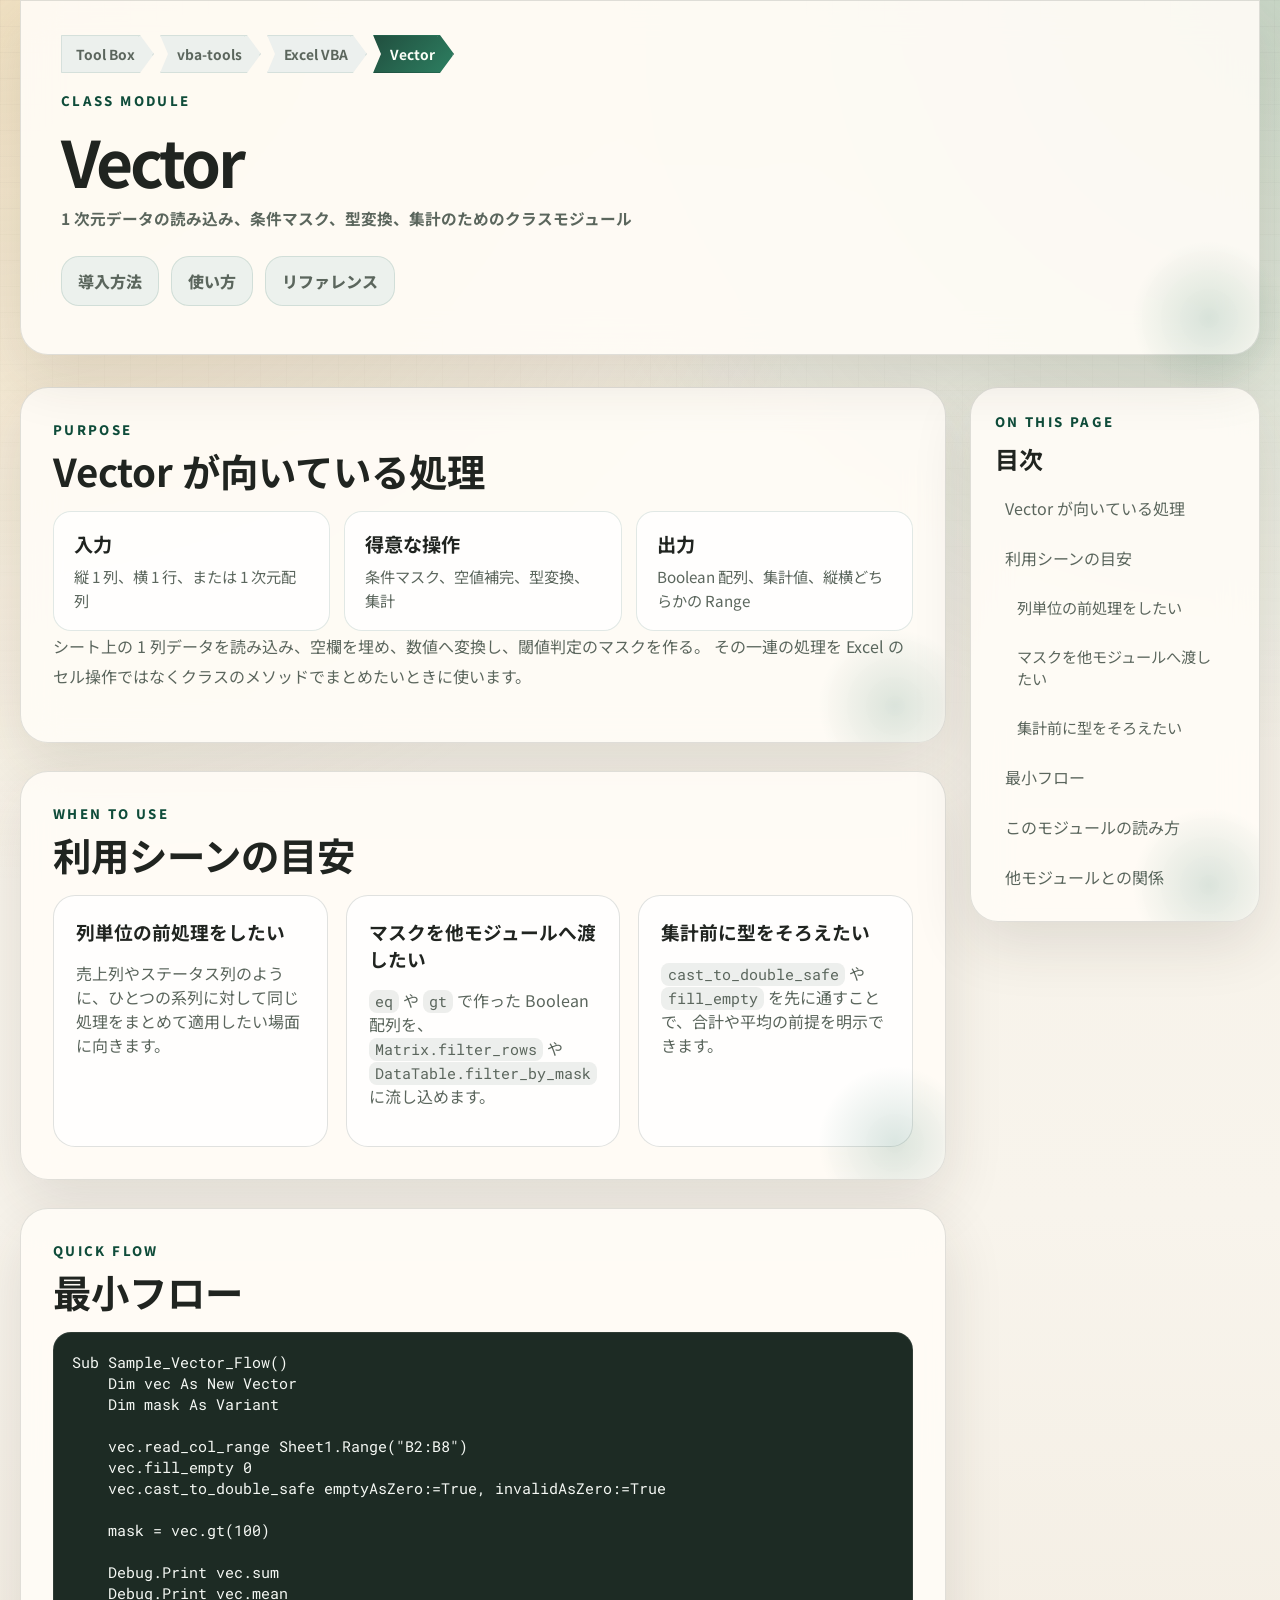
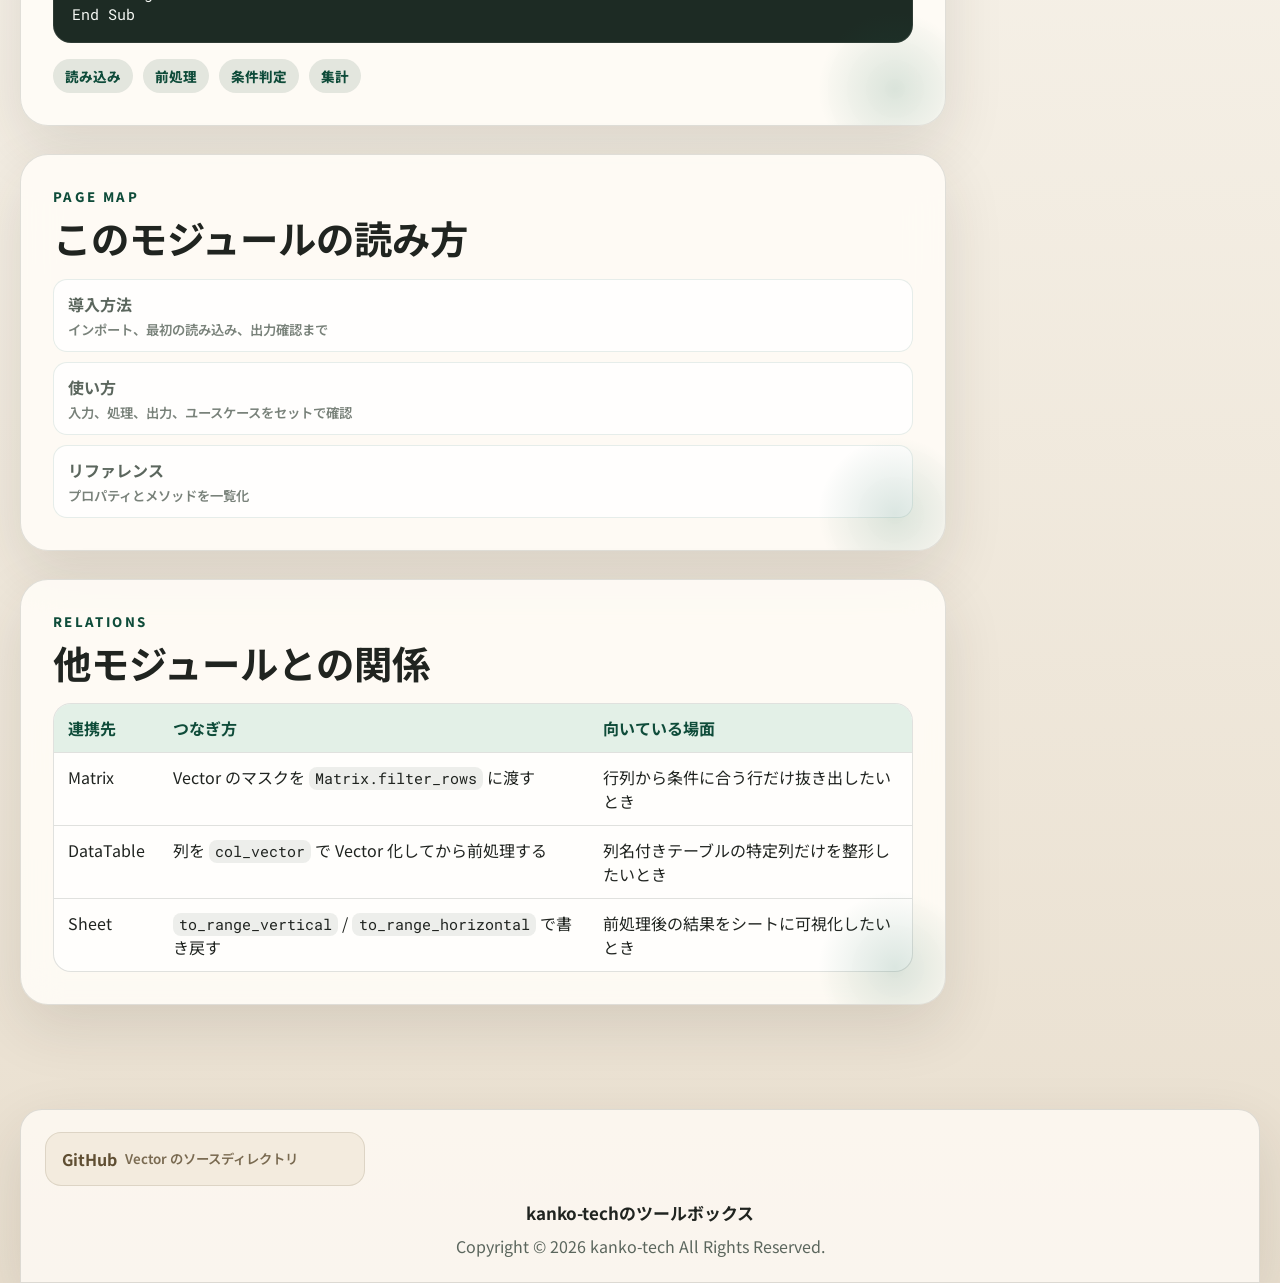
<file: docs/vector.html>
﻿<!DOCTYPE html>
<html lang="ja">
<head>
  <meta charset="utf-8">
  <meta name="viewport" content="width=device-width, initial-scale=1">
  <title>Vector | vba-tools</title>
  <link rel="preconnect" href="https://fonts.googleapis.com">
  <link rel="preconnect" href="https://fonts.gstatic.com" crossorigin>
  <link href="https://fonts.googleapis.com/css2?family=Noto+Sans+JP:wght@400;500;700;800&family=Roboto+Mono:wght@400;500&display=swap" rel="stylesheet">
  <link rel="stylesheet" href="styles.css">
  <script src="page.js" defer></script>
</head>
<body>
  <div class="page-shell docs-layout">
    <header class="hero detail-hero">
      <div class="position-strip" aria-label="Page position">
        <span class="position-chip">Tool Box</span>
        <a class="position-chip" href="index.html">vba-tools</a>
        <a class="position-chip" href="excelvba.html">Excel VBA</a>
        <a class="position-chip current" href="vector.html">Vector</a>
      </div>
      <div class="hero-meta">
        <p class="eyebrow">CLASS MODULE</p>
        <h1>Vector</h1>
        <p class="hero-subline">1 次元データの読み込み、条件マスク、型変換、集計のためのクラスモジュール</p>
      </div>
      <nav class="global-nav" aria-label="Vector child pages">
        <ul class="global-nav-list">
          <li class="global-nav-item">
            <a class="global-nav-link" href="vector-setup.html">導入方法</a>
          </li>
          <li class="global-nav-item">
            <a class="global-nav-link" href="vector-examples.html">使い方</a>
          </li>
          <li class="global-nav-item">
            <a class="global-nav-link" href="vector-reference.html">リファレンス</a>
          </li>
        </ul>
      </nav>

      <button class="toc-toggle" type="button" data-toc-toggle aria-expanded="false">目次を開く</button>
    </header>

    <div class="docs-columns">
      <main class="doc-main" id="doc-content">
        <section class="panel" id="purpose">
          <div class="section-heading">
            <p class="eyebrow">Purpose</p>
            <h2>Vector が向いている処理</h2>
          </div>
          <div class="metric-strip">
            <div class="metric-card">
              <strong>入力</strong>
              <span>縦 1 列、横 1 行、または 1 次元配列</span>
            </div>
            <div class="metric-card">
              <strong>得意な操作</strong>
              <span>条件マスク、空値補完、型変換、集計</span>
            </div>
            <div class="metric-card">
              <strong>出力</strong>
              <span>Boolean 配列、集計値、縦横どちらかの Range</span>
            </div>
          </div>
          <p class="section-intro">
            シート上の 1 列データを読み込み、空欄を埋め、数値へ変換し、閾値判定のマスクを作る。
            その一連の処理を Excel のセル操作ではなくクラスのメソッドでまとめたいときに使います。
          </p>
        </section>

        <section class="panel" id="fit">
          <div class="section-heading">
            <p class="eyebrow">When to Use</p>
            <h2>利用シーンの目安</h2>
          </div>
          <div class="note-grid">
            <article class="note-card">
              <h3>列単位の前処理をしたい</h3>
              <p>売上列やステータス列のように、ひとつの系列に対して同じ処理をまとめて適用したい場面に向きます。</p>
            </article>
            <article class="note-card">
              <h3>マスクを他モジュールへ渡したい</h3>
              <p><code>eq</code> や <code>gt</code> で作った Boolean 配列を、<code>Matrix.filter_rows</code> や <code>DataTable.filter_by_mask</code> に流し込めます。</p>
            </article>
            <article class="note-card">
              <h3>集計前に型をそろえたい</h3>
              <p><code>cast_to_double_safe</code> や <code>fill_empty</code> を先に通すことで、合計や平均の前提を明示できます。</p>
            </article>
          </div>
        </section>

        <section class="panel" id="quick-flow">
          <div class="section-heading">
            <p class="eyebrow">Quick Flow</p>
            <h2>最小フロー</h2>
          </div>
          <pre class="code-block"><code>Sub Sample_Vector_Flow()
    Dim vec As New Vector
    Dim mask As Variant

    vec.read_col_range Sheet1.Range("B2:B8")
    vec.fill_empty 0
    vec.cast_to_double_safe emptyAsZero:=True, invalidAsZero:=True

    mask = vec.gt(100)

    Debug.Print vec.sum
    Debug.Print vec.mean
End Sub</code></pre>
          <div class="status-line">
            <span class="status-pill">読み込み</span>
            <span class="status-pill">前処理</span>
            <span class="status-pill">条件判定</span>
            <span class="status-pill">集計</span>
          </div>
        </section>

        <section class="panel" id="page-map">
          <div class="section-heading">
            <p class="eyebrow">Page Map</p>
            <h2>このモジュールの読み方</h2>
          </div>
          <div class="directory-stack">
            <a href="vector-setup.html">導入方法<small>インポート、最初の読み込み、出力確認まで</small></a>
            <a href="vector-examples.html">使い方<small>入力、処理、出力、ユースケースをセットで確認</small></a>
            <a href="vector-reference.html">リファレンス<small>プロパティとメソッドを一覧化</small></a>
          </div>
        </section>

        <section class="panel" id="relations">
          <div class="section-heading">
            <p class="eyebrow">Relations</p>
            <h2>他モジュールとの関係</h2>
          </div>
          <div class="table-wrap">
            <table>
              <thead>
                <tr>
                  <th>連携先</th>
                  <th>つなぎ方</th>
                  <th>向いている場面</th>
                </tr>
              </thead>
              <tbody>
                <tr>
                  <td>Matrix</td>
                  <td>Vector のマスクを <code>Matrix.filter_rows</code> に渡す</td>
                  <td>行列から条件に合う行だけ抜き出したいとき</td>
                </tr>
                <tr>
                  <td>DataTable</td>
                  <td>列を <code>col_vector</code> で Vector 化してから前処理する</td>
                  <td>列名付きテーブルの特定列だけを整形したいとき</td>
                </tr>
                <tr>
                  <td>Sheet</td>
                  <td><code>to_range_vertical</code> / <code>to_range_horizontal</code> で書き戻す</td>
                  <td>前処理後の結果をシートに可視化したいとき</td>
                </tr>
              </tbody>
            </table>
          </div>
        </section>
      </main>

      <aside class="doc-sidebar">
        <div class="sidebar-card">
          <p class="eyebrow">On This Page</p>
          <h2>目次</h2>
          <nav data-toc-source="#doc-content"></nav>
          <button class="mobile-toc-close" type="button" data-toc-close>閉じる</button>
        </div>
      </aside>
    </div>
  </div>
  <footer class="site-footer">
    <div class="footer-link-block">
      <div class="inline-link-list">
        <a href="https://github.com/kanko-tech/vba-tools/tree/main/src/ExcelVBA/Vector" target="_blank" rel="noreferrer">GitHub<small>Vector のソースディレクトリ</small></a>
      </div>
    </div>
    <p class="footer-title"><strong>kanko-techのツールボックス</strong></p>
    <p>Copyright &copy; 2026 kanko-tech All Rights Reserved.</p>
  </footer>
</body>
</html>
</file>
<file: docs/styles.css>
:root {
  --bg: #f4efe4;
  --bg-deep: #e9dfcf;
  --paper: rgba(255, 252, 247, 0.9);
  --panel: rgba(255, 255, 255, 0.78);
  --ink: #202420;
  --muted: #5b665d;
  --line: rgba(40, 52, 42, 0.14);
  --accent: #1f6a52;
  --accent-soft: #d9eadf;
  --accent-strong: #0f4c3a;
  --accent-warm: #e8d3b4;
  --shadow: 0 22px 60px rgba(50, 44, 31, 0.12);
  --radius-xl: 28px;
  --radius-lg: 22px;
  --radius-md: 16px;
}

* {
  box-sizing: border-box;
}

html {
  scroll-behavior: smooth;
}

body {
  margin: 0;
  color: var(--ink);
  font-family: "Noto Sans JP", sans-serif;
  background:
    radial-gradient(circle at top left, rgba(234, 195, 123, 0.32), transparent 28%),
    radial-gradient(circle at top right, rgba(46, 124, 89, 0.22), transparent 24%),
    linear-gradient(180deg, var(--bg) 0%, #f8f4ec 42%, var(--bg-deep) 100%);
}

body::before {
  content: "";
  position: fixed;
  inset: 0;
  pointer-events: none;
  background-image:
    linear-gradient(rgba(31, 36, 31, 0.035) 1px, transparent 1px),
    linear-gradient(90deg, rgba(31, 36, 31, 0.035) 1px, transparent 1px);
  background-size: 26px 26px;
  mask-image: linear-gradient(180deg, rgba(0, 0, 0, 0.7), transparent 86%);
}

a {
  color: inherit;
}

code,
pre {
  font-family: "Roboto Mono", monospace;
}

code {
  padding: 0.15em 0.42em;
  border-radius: 8px;
  background: rgba(29, 54, 43, 0.08);
  font-size: 0.92em;
}

.page-shell {
  width: min(1240px, calc(100% - 32px));
  margin: 0 auto;
  padding: 0 0 72px;
}

.page-shell > .doc-main {
  margin-top: 28px;
}

.docs-layout {
  display: grid;
  gap: 32px;
}

.hero,
.panel,
.sidebar-card,
.module-card {
  background: var(--paper);
  border: 1px solid var(--line);
  box-shadow: var(--shadow);
}

.hero,
.panel,
.sidebar-card {
  position: relative;
  border-radius: var(--radius-xl);
  backdrop-filter: blur(18px);
}

.panel,
.sidebar-card {
  overflow: hidden;
}

.hero::after,
.panel::after,
.sidebar-card::after {
  content: "";
  position: absolute;
  inset: auto -30px -44px auto;
  width: 160px;
  height: 160px;
  background: radial-gradient(circle, rgba(31, 106, 82, 0.16), transparent 68%);
}

.hero {
  padding: 34px 40px 40px;
  overflow: visible;
  z-index: 5;
  border-radius: 0 0 var(--radius-xl) var(--radius-xl);
}

.position-strip {
  display: flex;
  flex-wrap: wrap;
  gap: 12px 6px;
  margin-bottom: 18px;
}

.position-chip {
  position: relative;
  display: inline-flex;
  align-items: center;
  min-height: 38px;
  padding: 8px 18px 8px 16px;
  border: 1px solid rgba(15, 76, 58, 0.12);
  background: rgba(255, 255, 255, 0.76);
  color: var(--muted);
  font-size: 0.86rem;
  font-weight: 700;
  text-decoration: none;
  overflow: hidden;
  filter:
    drop-shadow(0 1px 0 rgba(15, 76, 58, 0.14))
    drop-shadow(0 -1px 0 rgba(15, 76, 58, 0.14))
    drop-shadow(1px 0 0 rgba(15, 76, 58, 0.18));
  clip-path: polygon(0 0, calc(100% - 14px) 0, 100% 50%, calc(100% - 14px) 100%, 0 100%, 8px 50%);
}

.position-chip::after {
  content: "";
  position: absolute;
  top: 0;
  right: 0;
  width: 15px;
  height: 100%;
  border-top: 1px solid rgba(15, 76, 58, 0.12);
  border-right: 1px solid rgba(15, 76, 58, 0.12);
  border-bottom: 1px solid rgba(15, 76, 58, 0.12);
  clip-path: polygon(0 0, 100% 50%, 0 100%);
  pointer-events: none;
}

.position-chip:first-child {
  clip-path: polygon(0 0, calc(100% - 14px) 0, 100% 50%, calc(100% - 14px) 100%, 0 100%);
  padding-left: 14px;
}

.position-chip:first-child::after {
  width: 14px;
}

.position-chip.current {
  background: linear-gradient(135deg, #214f3f, #2d7f61);
  color: #fcfff8;
  filter:
    drop-shadow(0 1px 0 rgba(252, 255, 248, 0.16))
    drop-shadow(0 -1px 0 rgba(252, 255, 248, 0.16))
    drop-shadow(1px 0 0 rgba(252, 255, 248, 0.2));
}

.position-chip.current::after {
  border-top-color: rgba(252, 255, 248, 0.22);
  border-right-color: rgba(252, 255, 248, 0.22);
  border-bottom-color: rgba(252, 255, 248, 0.22);
}

.eyebrow {
  margin: 0;
  color: var(--accent-strong);
  font-size: 0.82rem;
  font-weight: 800;
  letter-spacing: 0.18em;
  text-transform: uppercase;
}

.hero-meta {
  display: grid;
  gap: 10px;
}

.hero h1 {
  margin: 10px 0 6px;
  font-size: clamp(2.5rem, 5vw, 4.8rem);
  line-height: 0.95;
  letter-spacing: -0.05em;
}

.hero-subline {
  margin: 0;
  color: var(--muted);
  font-size: 0.98rem;
  font-weight: 700;
}

.module-card p,
.toc-empty {
  color: var(--muted);
}

.grid,
.info-pills {
  display: grid;
  gap: 18px;
}

.global-nav {
  margin-top: 26px;
  position: relative;
  z-index: 20;
}

.global-nav-list {
  display: flex;
  flex-wrap: wrap;
  gap: 12px;
  margin: 0;
  padding: 0;
  list-style: none;
}

.global-nav-item {
  position: relative;
  padding-bottom: 8px;
}

.global-nav-link {
  text-decoration: none;
}

.global-nav-link {
  display: inline-flex;
  align-items: center;
  min-height: 48px;
  padding: 12px 16px;
  border-radius: 18px;
  border: 1px solid rgba(15, 76, 58, 0.12);
  background: rgba(233, 240, 236, 0.86);
  color: var(--muted);
  font-weight: 800;
}

.global-nav-link.current {
  background: linear-gradient(135deg, #214f3f, #2d7f61);
  color: #fcfff8;
}
.toc-toggle,
.mobile-toc-close,
.position-chip {
  text-decoration: none;
}

.toc-toggle,
.mobile-toc-close {
  display: inline-flex;
  justify-content: center;
  align-items: center;
  min-height: 52px;
  padding: 14px 18px;
  border-radius: 999px;
  border: 1px solid rgba(15, 76, 58, 0.15);
  font-weight: 700;
}

.panel {
  padding: 32px;
}

.section-heading {
  margin-bottom: 20px;
}

.section-heading h2 {
  margin: 10px 0 0;
  font-size: clamp(1.5rem, 3vw, 2.4rem);
  line-height: 1.1;
}

.grid.three {
  grid-template-columns: 1fr;
}

.module-card {
  position: relative;
  padding: 22px;
  border-radius: var(--radius-lg);
  background: var(--panel);
}

.module-card h3 {
  margin: 0 0 10px;
}

.toc-toggle {
  display: none;
  width: fit-content;
  margin-top: 20px;
  background: rgba(255, 255, 255, 0.82);
  color: var(--accent-strong);
}

.docs-columns {
  display: grid;
  grid-template-columns: minmax(0, 1fr) 290px;
  gap: 24px;
  align-items: start;
}

.doc-main {
  display: grid;
  gap: 28px;
}

.doc-sidebar {
  position: static;
}

.sidebar-card {
  padding: 24px;
}

.sidebar-card h2,
.sidebar-card h3 {
  margin: 0 0 12px;
}

.sidebar-card .eyebrow {
  margin-bottom: 10px;
}

.mobile-toc-close {
  display: none;
  margin-top: 16px;
  width: 100%;
  background: linear-gradient(135deg, #214f3f, #2d7f61);
  color: #fcfff8;
}

.scroll-top-button {
  position: fixed;
  right: 24px;
  bottom: 96px;
  display: inline-flex;
  align-items: center;
  justify-content: center;
  min-width: 60px;
  min-height: 60px;
  padding: 0 16px;
  border: 1px solid rgba(15, 76, 58, 0.18);
  border-radius: 999px;
  background: linear-gradient(135deg, rgba(33, 79, 63, 0.96), rgba(45, 127, 97, 0.94));
  color: #fcfff8;
  font-family: "Roboto Mono", monospace;
  font-size: 0.9rem;
  font-weight: 500;
  letter-spacing: 0.04em;
  box-shadow: 0 18px 36px rgba(26, 47, 39, 0.22);
  opacity: 0;
  transform: translateY(14px);
  pointer-events: none;
  transition: opacity 180ms ease, transform 180ms ease, background 180ms ease;
  z-index: 32;
  cursor: pointer;
}

.toc-fab-button {
  position: fixed;
  right: 24px;
  bottom: 24px;
  display: none;
  align-items: center;
  justify-content: center;
  min-width: 60px;
  min-height: 60px;
  padding: 0 16px;
  border: 1px solid rgba(15, 76, 58, 0.18);
  border-radius: 999px;
  background: linear-gradient(135deg, rgba(33, 79, 63, 0.96), rgba(45, 127, 97, 0.94));
  color: #fcfff8;
  font-family: "Roboto Mono", monospace;
  font-size: 0.85rem;
  font-weight: 700;
  letter-spacing: 0.04em;
  box-shadow: 0 18px 36px rgba(26, 47, 39, 0.22);
  z-index: 32;
  cursor: pointer;
}

.scroll-top-button.is-visible {
  opacity: 1;
  transform: translateY(0);
  pointer-events: auto;
}

.toc-list {
  margin: 0;
  padding: 0;
  list-style: none;
}

.toc-item + .toc-item,
.toc-subitem + .toc-subitem,
.toc-item + .toc-subitem,
.toc-subitem + .toc-item {
  margin-top: 10px;
}

.toc-list a {
  display: block;
  padding: 8px 10px;
  border-radius: 12px;
  color: var(--muted);
  text-decoration: none;
  line-height: 1.5;
}

.toc-list a:hover {
  background: rgba(31, 106, 82, 0.08);
  color: var(--accent-strong);
}

.toc-subitem a {
  padding-left: 22px;
  font-size: 0.95rem;
}

.info-pills {
  grid-template-columns: 1fr;
}

.info-pill {
  padding: 14px 16px;
  border-radius: 16px;
  border: 1px solid var(--line);
  background: rgba(255, 255, 255, 0.72);
}

.info-pill strong {
  display: block;
  margin-bottom: 6px;
}

.table-wrap {
  overflow-x: auto;
  border-radius: 18px;
  border: 1px solid var(--line);
  background: rgba(255, 255, 255, 0.72);
}

table {
  width: 100%;
  min-width: 560px;
  border-collapse: collapse;
}

th,
td {
  padding: 12px 14px;
  border-bottom: 1px solid var(--line);
  text-align: left;
  vertical-align: top;
}

th {
  background: rgba(217, 234, 223, 0.72);
  color: var(--accent-strong);
}

tbody tr:last-child td {
  border-bottom: 0;
}

.code-block {
  overflow-x: auto;
  margin: 0;
  padding: 18px;
  border-radius: 18px;
  background: #1d2b24;
  color: #f5f8f4;
  border: 1px solid rgba(255, 255, 255, 0.08);
}

.code-block code {
  background: transparent;
  color: inherit;
  padding: 0;
}

.module-card code {
  white-space: normal;
  overflow-wrap: anywhere;
  word-break: break-word;
}

.note-grid {
  display: grid;
  gap: 18px;
  grid-template-columns: repeat(auto-fit, minmax(220px, 1fr));
}

.checklist {
  margin: 0;
  padding-left: 18px;
  line-height: 1.8;
}

.note-card {
  position: relative;
  padding: 22px;
  border-radius: var(--radius-lg);
  border: 1px solid var(--line);
  background: rgba(255, 255, 255, 0.78);
}

.note-card h3 {
  margin: 0 0 10px;
}

.note-card p,
.checklist li {
  color: var(--muted);
}

.note-card strong {
  color: var(--ink);
}

.metric-strip {
  display: grid;
  grid-template-columns: repeat(auto-fit, minmax(160px, 1fr));
  gap: 14px;
}

.metric-card {
  padding: 18px 20px;
  border-radius: 18px;
  background: rgba(255, 255, 255, 0.76);
  border: 1px solid rgba(15, 76, 58, 0.12);
}

.metric-card strong {
  display: block;
  margin-bottom: 6px;
  font-size: 1.2rem;
}

.metric-card span {
  color: var(--muted);
  font-size: 0.95rem;
}

.inline-link-list a {
  text-decoration: none;
}

.directory-stack {
  display: grid;
  gap: 10px;
}

.download-inline {
  margin-bottom: 18px;
}

.download-inline a {
  display: inline-flex;
  align-items: center;
  gap: 10px;
  min-height: 44px;
  padding: 10px 16px;
  border-radius: 999px;
  border: 1px solid rgba(15, 76, 58, 0.14);
  background: rgba(233, 240, 236, 0.92);
  color: var(--accent-strong);
  font-weight: 800;
  text-decoration: none;
}

.download-inline a small {
  display: inline;
  margin: 0;
  color: inherit;
  opacity: 0.82;
  font-weight: 600;
}

.category-stack {
  max-width: 420px;
}

.directory-stack a {
  display: block;
  padding: 12px 14px;
  border-radius: 14px;
  border: 1px solid rgba(15, 76, 58, 0.1);
  background: rgba(255, 255, 255, 0.74);
  color: var(--muted);
  font-weight: 700;
  text-decoration: none;
}

.directory-stack a.current {
  background: linear-gradient(135deg, #214f3f, #2d7f61);
  color: #fcfff8;
}

.directory-stack small,
.inline-link-list small {
  display: block;
  margin-top: 4px;
  color: inherit;
  opacity: 0.82;
  font-weight: 600;
}

.category-stack a {
  padding: 18px 20px;
  font-size: 1.06rem;
  border-color: rgba(92, 77, 43, 0.14);
  background: rgba(242, 234, 220, 0.88);
  color: #5f4e32;
}

.section-intro {
  margin: 0 0 18px;
  color: var(--muted);
  line-height: 1.9;
}

.inline-link-list {
  display: grid;
  gap: 10px;
}

.footer-link-block {
  margin-top: 28px;
}

.footer-link-block .inline-link-list {
  max-width: 420px;
}

.inline-link-list a {
  display: block;
  padding: 14px 16px;
  border-radius: 16px;
  border: 1px solid rgba(92, 77, 43, 0.14);
  background: rgba(242, 234, 220, 0.88);
  color: #5f4e32;
  font-weight: 700;
}

.sample-table th {
  background: #70ad47;
  color: #fcfff8;
}

.excel-preview {
  border: 1px solid rgba(100, 134, 85, 0.2);
  background: #f5fbf1;
}

.excel-preview + .excel-preview {
  margin-top: 18px;
}

.excel-preview-head {
  display: flex;
  flex-wrap: wrap;
  justify-content: space-between;
  gap: 8px 16px;
  padding: 10px 14px;
  border-bottom: 1px solid rgba(100, 134, 85, 0.2);
  background: #e2f0d9;
}

.excel-preview-head strong {
  color: #2f5f2f;
}

.excel-preview-head span {
  color: #557455;
  font-family: "Roboto Mono", monospace;
  font-size: 0.88rem;
  font-weight: 500;
}

.excel-table-wrap {
  border: 0;
  border-radius: 0;
  background: #ffffff;
}

.excel-table {
  min-width: 0;
}

.excel-table th,
.excel-table td {
  border: 1px solid #b7cfad;
  padding: 10px 12px;
}

.excel-table td {
  background: #ffffff;
  color: var(--ink);
}

.excel-table tbody tr:last-child td {
  border-bottom: 1px solid #b7cfad;
}

.status-line {
  display: flex;
  flex-wrap: wrap;
  gap: 10px;
  margin-top: 16px;
}

.status-pill {
  display: inline-flex;
  align-items: center;
  min-height: 34px;
  padding: 6px 12px;
  border-radius: 999px;
  background: rgba(33, 79, 63, 0.12);
  color: var(--accent-strong);
  font-size: 0.85rem;
  font-weight: 800;
}

.panel-lead {
  margin-top: 0;
  color: var(--muted);
  line-height: 1.85;
}

.number-grid {
  display: grid;
  grid-template-columns: repeat(auto-fit, minmax(220px, 1fr));
  gap: 18px;
}

.step-stack {
  display: grid;
  gap: 16px;
}

.step-item {
  padding: 22px;
  border-radius: 18px;
  border: 1px solid var(--line);
  background: rgba(255, 255, 255, 0.78);
}

.step-item-head {
  display: flex;
  align-items: center;
  gap: 14px;
  margin-bottom: 14px;
}

.step-number {
  display: inline-flex;
  justify-content: center;
  align-items: center;
  width: 36px;
  height: 36px;
  border-radius: 999px;
  background: rgba(15, 76, 58, 0.1);
  color: var(--accent-strong);
  font-weight: 800;
}

.step-item h3 {
  margin: 0;
}

.step-item p {
  margin: 0;
  color: var(--muted);
  line-height: 1.85;
}

.step-item .inline-link-list {
  margin-top: 14px;
}

.number-card {
  padding: 20px 22px;
  border-radius: 18px;
  border: 1px solid var(--line);
  background: rgba(255, 255, 255, 0.76);
}

.number-card strong {
  display: inline-flex;
  justify-content: center;
  align-items: center;
  width: 34px;
  height: 34px;
  margin-bottom: 10px;
  border-radius: 999px;
  background: rgba(15, 76, 58, 0.1);
  color: var(--accent-strong);
}

.number-card p {
  margin: 0;
  color: var(--muted);
}

.site-footer {
  width: min(1240px, calc(100% - 32px));
  margin: 32px auto 0;
  padding: 22px 24px;
  border-radius: var(--radius-lg) var(--radius-lg) 0 0;
  border: 1px solid var(--line);
  background: rgba(255, 252, 247, 0.78);
  box-shadow: var(--shadow);
}

.site-footer p {
  margin: 0;
  color: var(--muted);
  line-height: 1.7;
  text-align: center;
}

.site-footer p + p {
  margin-top: 8px;
}

.site-footer .footer-link-block {
  margin: 0 0 14px;
  text-align: left;
}

.site-footer .footer-link-block .inline-link-list {
  max-width: 320px;
}

.site-footer .footer-link-block .inline-link-list a {
  display: inline-flex;
  align-items: center;
  gap: 8px;
  white-space: nowrap;
}

.site-footer .footer-link-block .inline-link-list a small {
  display: inline;
  margin: 0;
}

.site-footer .footer-title {
  font-size: 1.06rem;
  line-height: 1.5;
}

.site-footer strong {
  color: var(--ink);
}

.toc-toggle:hover,
.mobile-toc-close:hover,
.position-chip:hover {
  transform: translateY(-1px);
}

@media (max-width: 900px) {
  .docs-columns {
    grid-template-columns: minmax(0, 1fr);
  }

  .toc-toggle {
    display: none;
  }

  .doc-sidebar {
    position: fixed;
    inset: 0 0 0 auto;
    width: min(88vw, 360px);
    z-index: 30;
    transform: translateX(100%);
    transition: transform 180ms ease;
    padding: 16px 12px 16px 0;
  }

  body.toc-open .doc-sidebar {
    transform: translateX(0);
  }

  body.toc-open::after {
    content: "";
    position: fixed;
    inset: 0;
    background: rgba(16, 22, 19, 0.42);
    z-index: 20;
  }

  .sidebar-card {
    height: calc(100vh - 32px);
    overflow-y: auto;
    padding-bottom: 28px;
  }

  .mobile-toc-close {
    display: inline-flex;
  }

  .toc-fab-button {
    display: inline-flex;
    right: 18px;
    bottom: 18px;
  }

  .scroll-top-button {
    right: 18px;
    bottom: 90px;
  }
}

@media (max-width: 720px) {
  .page-shell {
    width: min(1240px, calc(100% - 20px));
    padding-top: 0;
  }

  .site-footer {
    width: min(1240px, calc(100% - 20px));
  }

  .hero,
  .panel,
  .sidebar-card {
    padding: 24px;
    border-radius: 24px;
  }

  .hero {
    border-radius: 0 0 24px 24px;
  }

  .scroll-top-button {
    right: 14px;
    bottom: 78px;
    min-width: 54px;
    min-height: 54px;
    padding: 0 14px;
    font-size: 0.84rem;
  }

  .toc-fab-button {
    right: 14px;
    bottom: 14px;
    min-width: 54px;
    min-height: 54px;
    padding: 0 14px;
    font-size: 0.8rem;
  }

  .global-nav {
    display: block;
    margin-top: 18px;
  }

  .global-nav-list {
    display: flex;
    flex-wrap: wrap;
    gap: 10px;
  }

  .global-nav-item {
    padding-bottom: 0;
  }

  .global-nav-link {
    min-height: 40px;
    padding: 10px 14px;
    border-radius: 14px;
    font-size: 0.9rem;
  }

  .position-strip {
    display: flex;
    flex-wrap: wrap;
    gap: 8px;
  }

  .position-chip {
    min-height: 32px;
    padding: 6px 14px 6px 12px;
    font-size: 0.78rem;
  }

  .position-chip:first-child {
    padding-left: 12px;
  }

  .metric-strip,
  .number-grid,
  .note-grid {
    grid-template-columns: 1fr;
  }

  table {
    min-width: 520px;
  }
}
</file>
